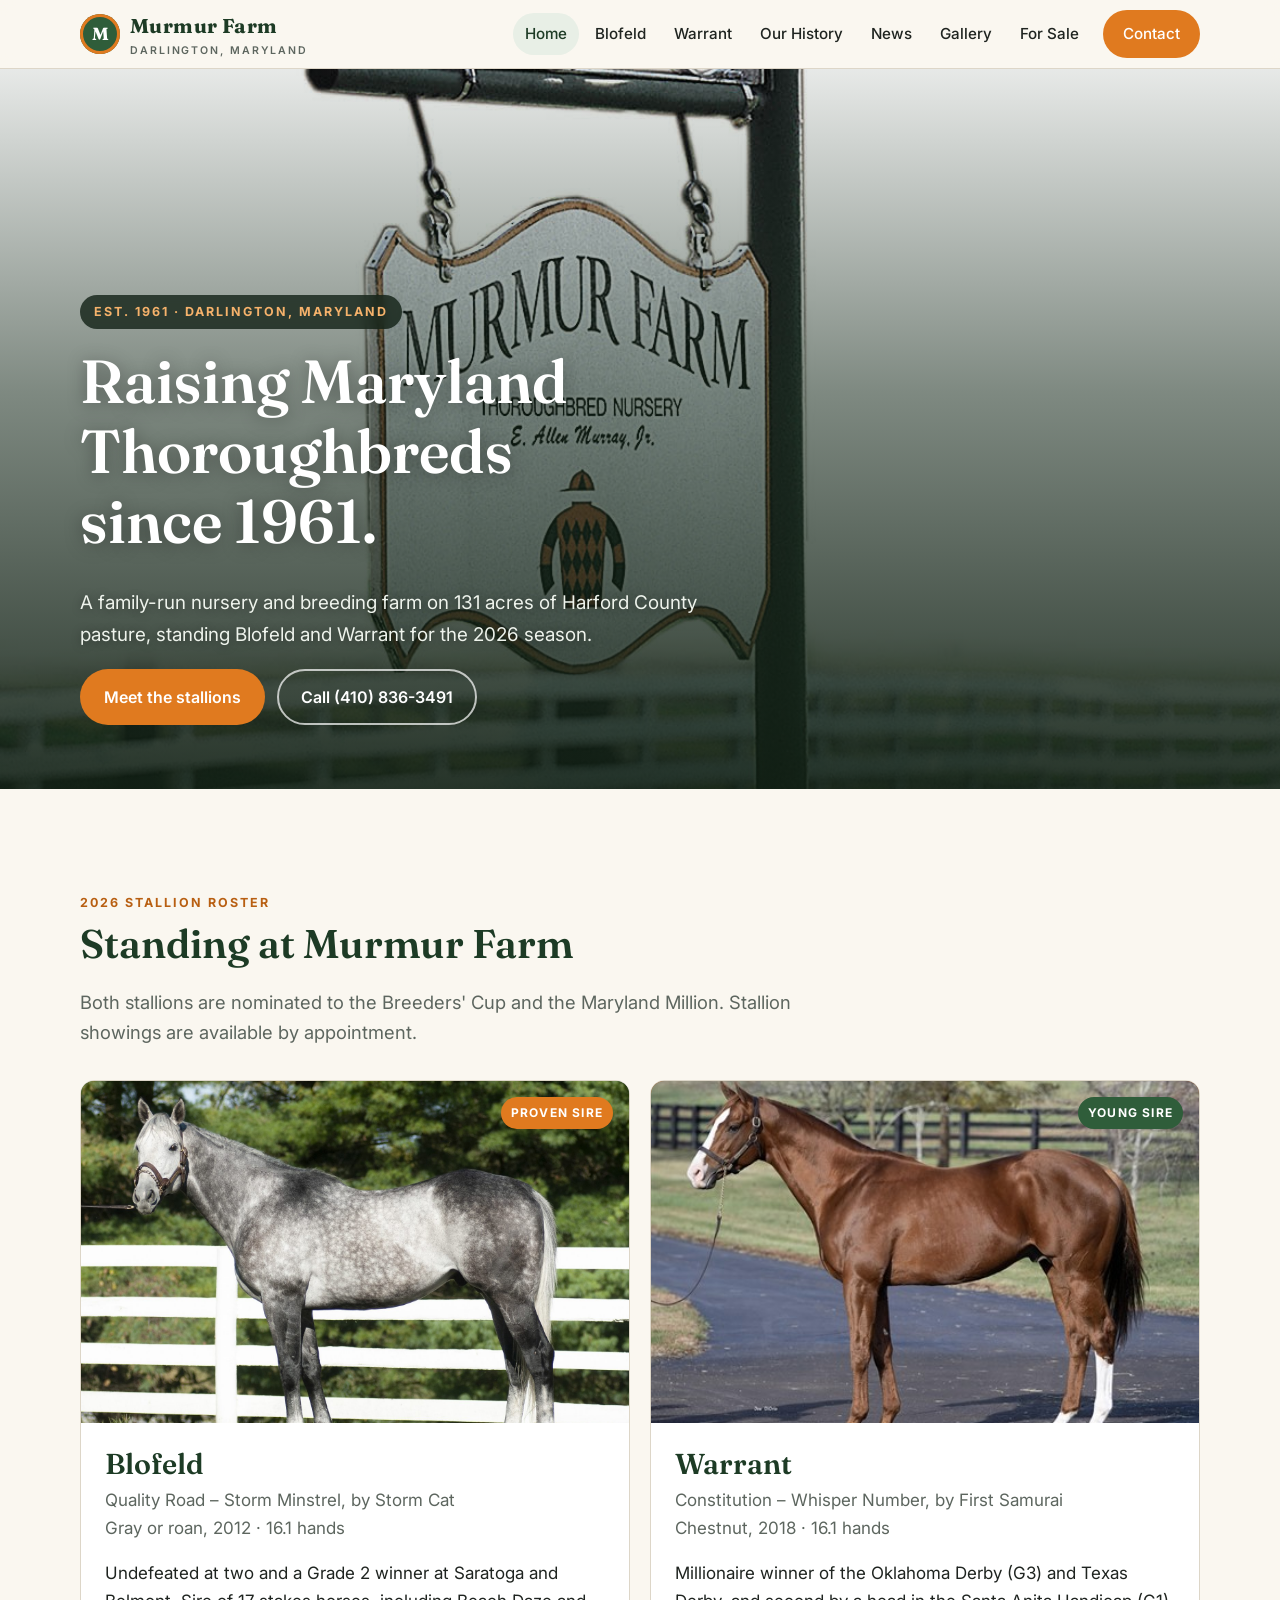
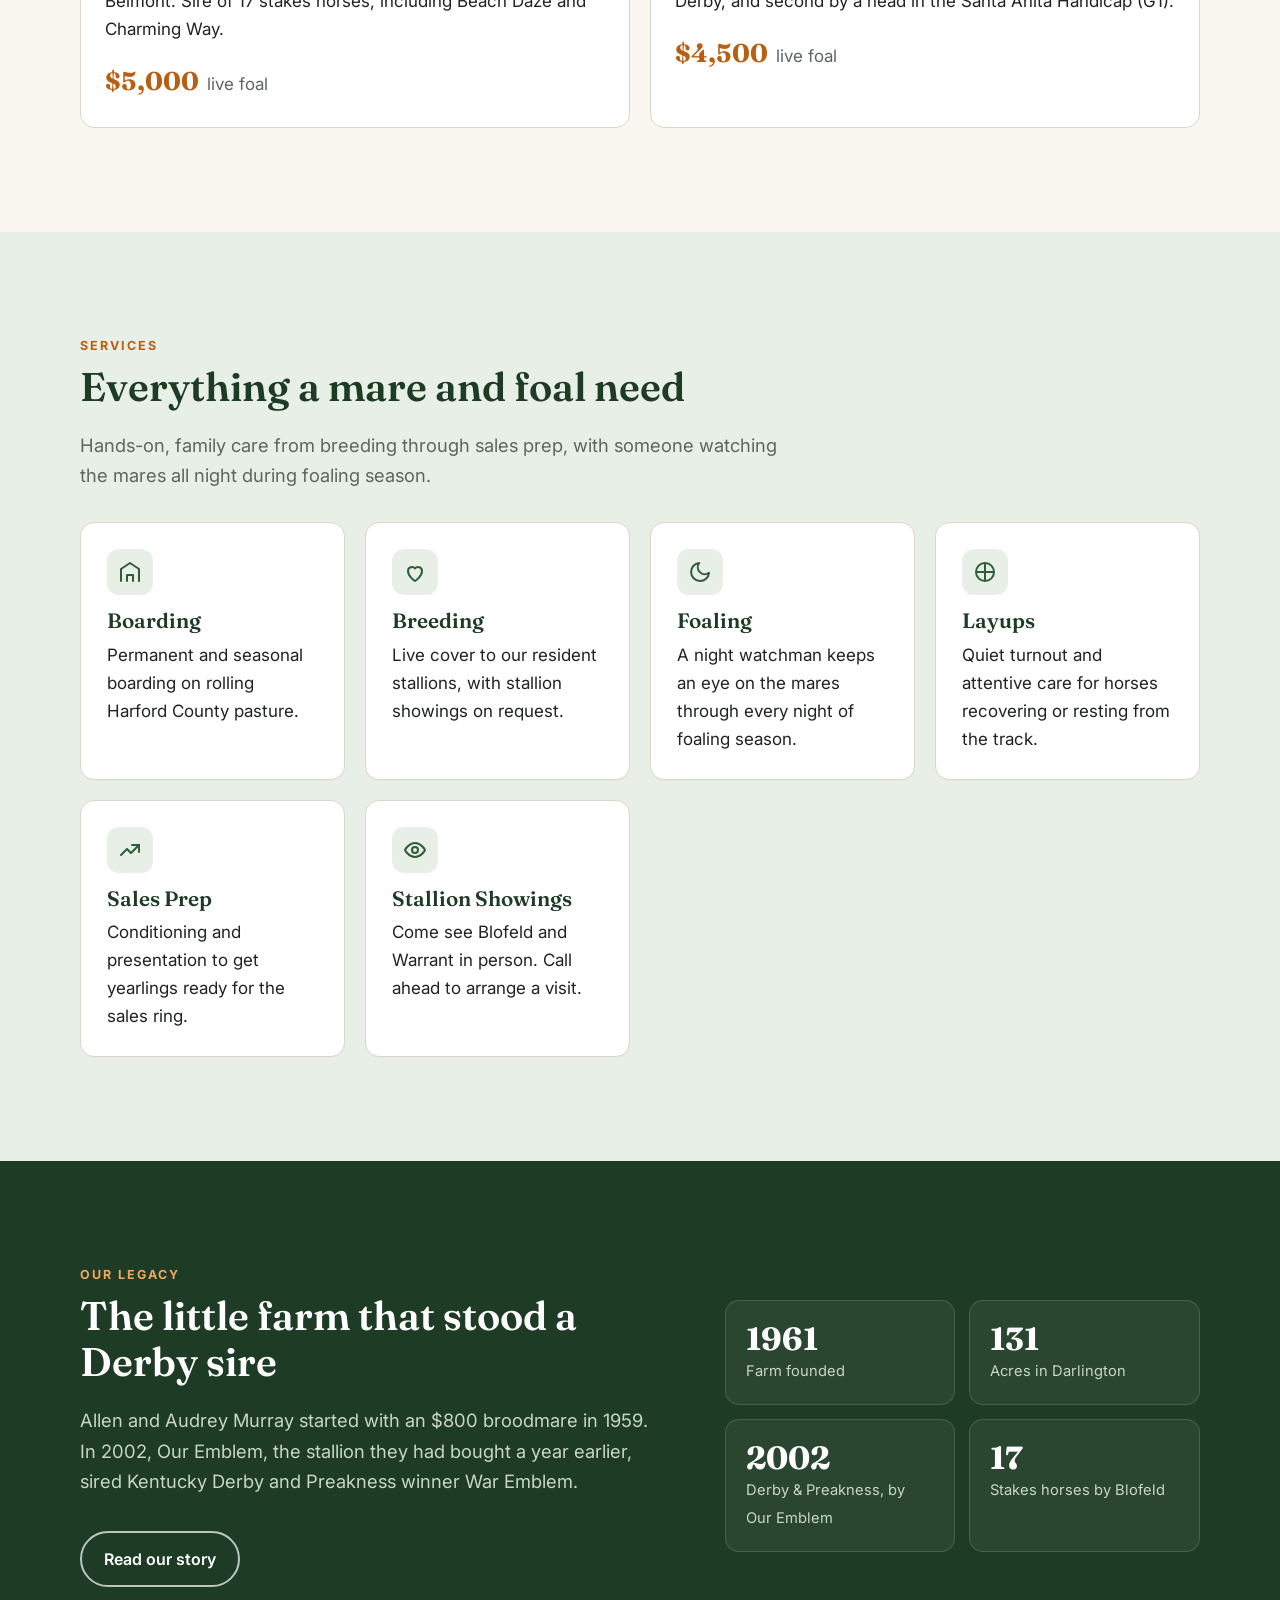
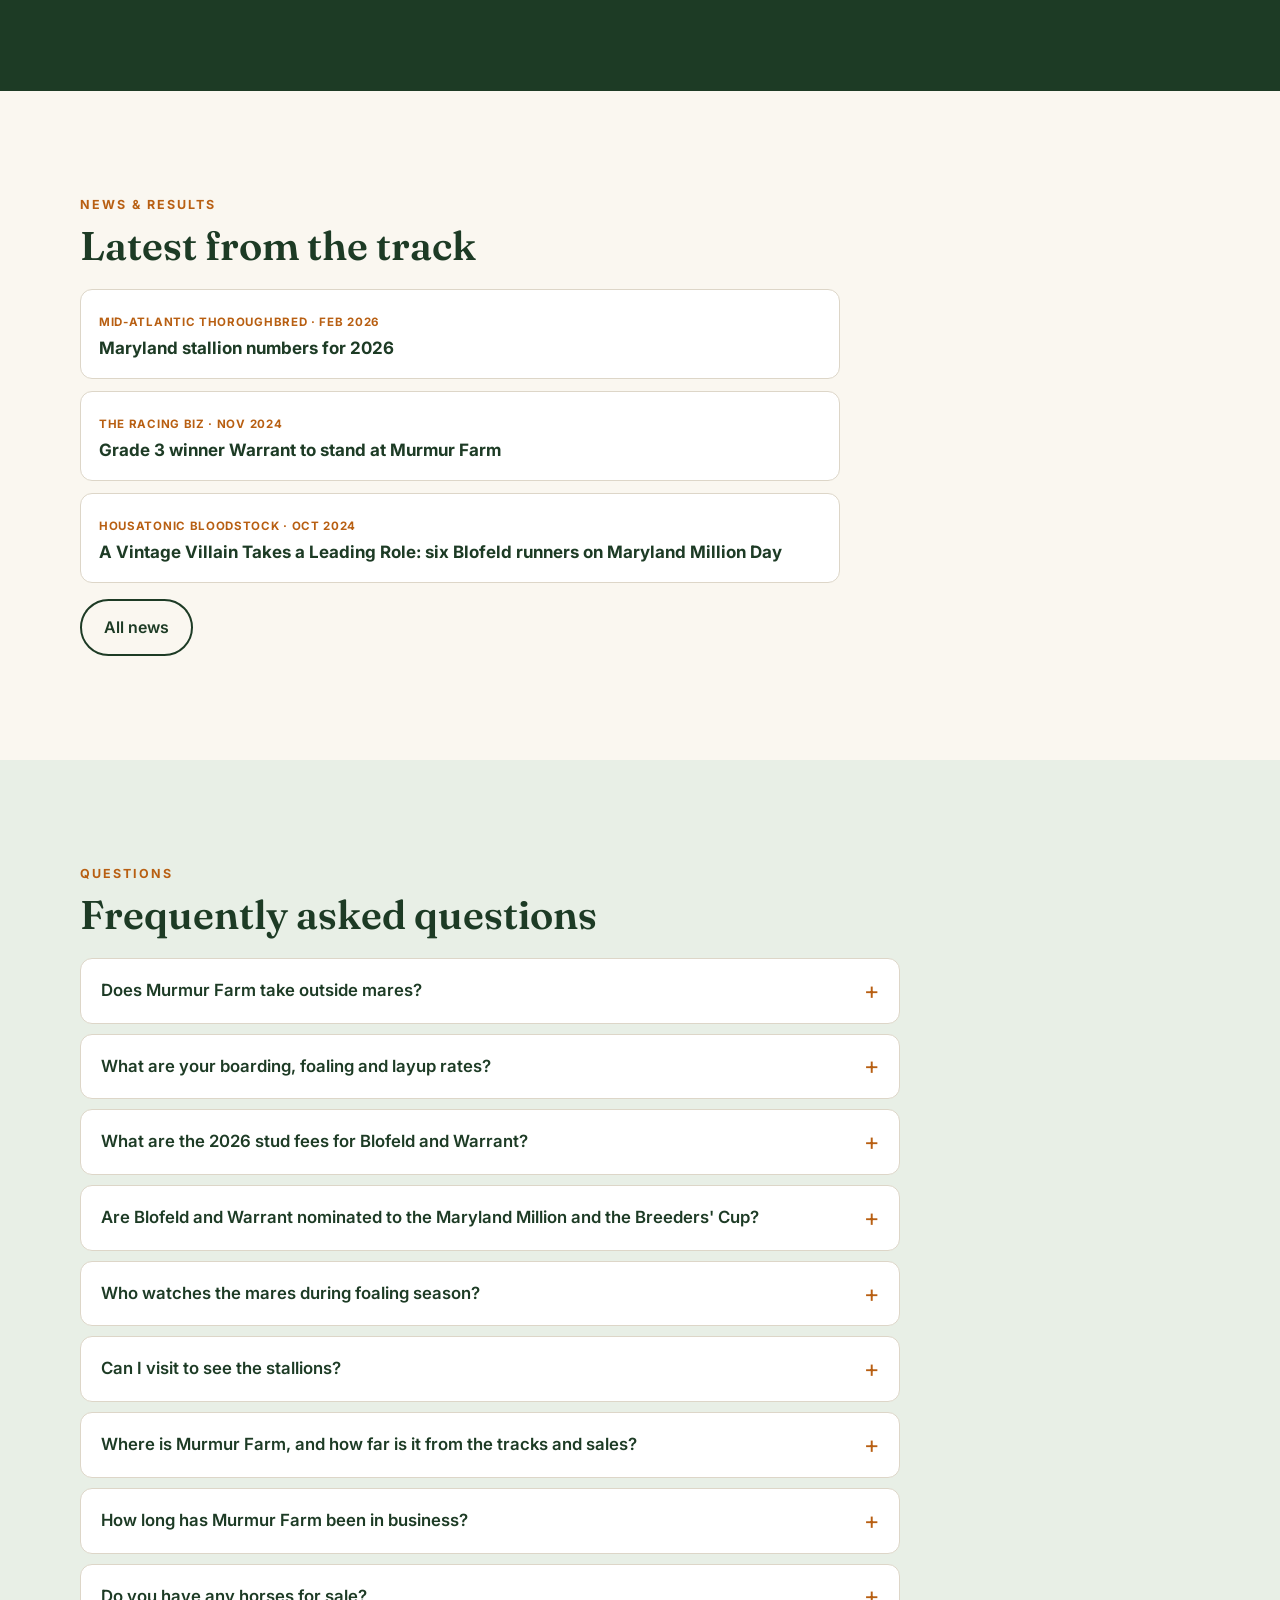
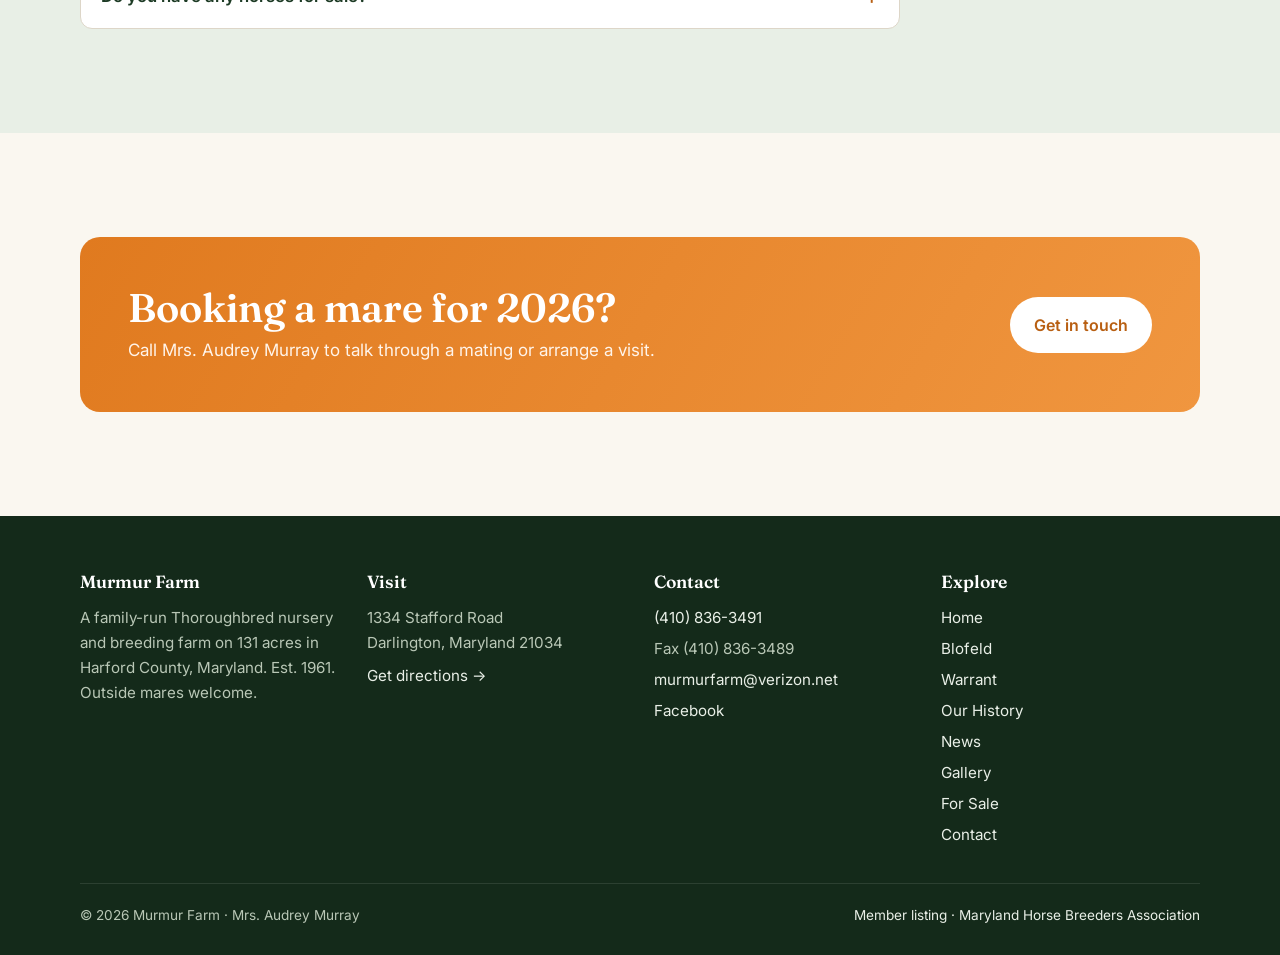
<file: index.html>
<!doctype html>
<html lang="en">
<head>
  <meta charset="utf-8">
  <meta name="viewport" content="width=device-width, initial-scale=1">
  <title>Murmur Farm · Thoroughbred Breeding in Darlington, Maryland</title>
  <meta name="description" content="Murmur Farm is a family-run Thoroughbred nursery and breeding farm on 131 acres in Darlington, Maryland, standing Blofeld and Warrant for 2026.">
  <!-- seo:start (written by scripts/build.py) -->
  <script>document.documentElement.classList.add('js')</script>
  <meta name="robots" content="noindex, nofollow">
  <meta property="og:type" content="website">
  <meta property="og:site_name" content="Murmur Farm">
  <meta property="og:title" content="Murmur Farm · Thoroughbred Breeding in Darlington, Maryland">
  <meta property="og:description" content="Murmur Farm is a family-run Thoroughbred nursery and breeding farm on 131 acres in Darlington, Maryland, standing Blofeld and Warrant for 2026.">
  <meta property="og:url" content="https://smurray88.github.io/Murmur-Farm/">
  <meta property="og:image" content="https://smurray88.github.io/Murmur-Farm/photos/sign.jpg">
  <meta property="og:image:alt" content="The Murmur Farm sign at the entrance on Stafford Road">
  <meta name="twitter:card" content="summary_large_image">
  <meta name="twitter:image" content="https://smurray88.github.io/Murmur-Farm/photos/sign.jpg">
  <meta name="geo.region" content="US-MD">
  <meta name="geo.placename" content="Darlington, Maryland">
  <script type="application/ld+json">{"@context": "https://schema.org", "@type": "LocalBusiness", "@id": "https://murmurfarm.com/#farm", "name": "Murmur Farm", "description": "Family-run Thoroughbred nursery and breeding farm on 131 acres in Darlington, Maryland, offering boarding, breeding, foaling, layups and sales prep, and standing the stallions Blofeld and Warrant.", "url": "https://murmurfarm.com/", "image": "https://smurray88.github.io/Murmur-Farm/photos/sign.jpg", "telephone": "+1-410-836-3491", "faxNumber": "+1-410-836-3489", "email": "murmurfarm@verizon.net", "foundingDate": "1961", "founder": [{"@type": "Person", "name": "Allen Murray"}, {"@type": "Person", "name": "Audrey Murray"}], "address": {"@type": "PostalAddress", "streetAddress": "1334 Stafford Road", "addressLocality": "Darlington", "addressRegion": "MD", "postalCode": "21034", "addressCountry": "US"}, "geo": {"@type": "GeoCoordinates", "latitude": 39.626205, "longitude": -76.183938}, "hasMap": "https://www.google.com/maps/search/?api=1&query=1334+Stafford+Road+Darlington+MD+21034", "areaServed": ["Maryland", "Pennsylvania", "Delaware", "Mid-Atlantic United States"], "sameAs": ["https://www.facebook.com/share/1CnTeYEJyW/", "https://marylandthoroughbred.com/cms/index.php/directory-home/22-murmur-farm"], "knowsAbout": ["Thoroughbred breeding", "Foaling", "Mare care", "Horse boarding", "Layups", "Sales preparation"], "makesOffer": [{"@type": "Offer", "itemOffered": {"@type": "Service", "name": "Permanent and seasonal horse boarding (outside mares welcome)"}}, {"@type": "Offer", "itemOffered": {"@type": "Service", "name": "Thoroughbred breeding"}}, {"@type": "Offer", "itemOffered": {"@type": "Service", "name": "Foaling with overnight watch"}}, {"@type": "Offer", "itemOffered": {"@type": "Service", "name": "Layups"}}, {"@type": "Offer", "itemOffered": {"@type": "Service", "name": "Sales preparation"}}, {"@type": "Offer", "itemOffered": {"@type": "Service", "name": "Stallion showings"}}]}</script>
  <script type="application/ld+json">{"@context": "https://schema.org", "@type": "WebSite", "name": "Murmur Farm", "url": "https://murmurfarm.com/"}</script>
  <script type="application/ld+json">{"@context": "https://schema.org", "@type": "FAQPage", "mainEntity": [{"@type": "Question", "name": "Does Murmur Farm take outside mares?", "acceptedAnswer": {"@type": "Answer", "text": "Yes. Murmur Farm boards, foals and lays up outside mares, not only mares booked to our stallions. Permanent and seasonal boarding are both available."}}, {"@type": "Question", "name": "What are your boarding, foaling and layup rates?", "acceptedAnswer": {"@type": "Answer", "text": "Please call the farm at (410) 836-3491 for current rates."}}, {"@type": "Question", "name": "What are the 2026 stud fees for Blofeld and Warrant?", "acceptedAnswer": {"@type": "Answer", "text": "Blofeld stands for $5,000 live foal and Warrant for $4,500 live foal. Both fees are payable when the foal stands and nurses."}}, {"@type": "Question", "name": "Are Blofeld and Warrant nominated to the Maryland Million and the Breeders' Cup?", "acceptedAnswer": {"@type": "Answer", "text": "Yes. Both stallions are nominated to the Maryland Million and the Breeders' Cup, and stallion compatibility analysis is available for each."}}, {"@type": "Question", "name": "Who watches the mares during foaling season?", "acceptedAnswer": {"@type": "Answer", "text": "A night watchman checks on the mares throughout the night during foaling season."}}, {"@type": "Question", "name": "Can I visit to see the stallions?", "acceptedAnswer": {"@type": "Answer", "text": "Yes. Stallion showings are available by appointment. Call (410) 836-3491 to arrange a visit."}}, {"@type": "Question", "name": "Where is Murmur Farm, and how far is it from the tracks and sales?", "acceptedAnswer": {"@type": "Answer", "text": "Murmur Farm is at 1334 Stafford Road, Darlington, Maryland 21034, in northern Harford County. By road it is about 25 miles to Fair Hill Training Center, about 35 miles to Delaware Park, about 35 miles to the Maryland State Fairgrounds in Timonium, about 40 miles to Pimlico and about 65 miles to Laurel Park."}}, {"@type": "Question", "name": "How long has Murmur Farm been in business?", "acceptedAnswer": {"@type": "Answer", "text": "Allen and Audrey Murray founded Murmur Farm in 1961. The farm stood Our Emblem, sire of 2002 Kentucky Derby and Preakness winner War Emblem."}}, {"@type": "Question", "name": "Do you have any horses for sale?", "acceptedAnswer": {"@type": "Answer", "text": "Not at this time. Call the farm to ask about upcoming offerings."}}]}</script>
  <!-- seo:end -->
  <meta name="theme-color" content="#1d3b25">
  <link rel="preconnect" href="https://fonts.googleapis.com">
  <link rel="preconnect" href="https://fonts.gstatic.com" crossorigin>
  <link href="https://fonts.googleapis.com/css2?family=Fraunces:opsz,wght@9..144,500;9..144,600;9..144,700&family=Inter:wght@400;500;600;700&display=swap" rel="stylesheet">
  <link rel="stylesheet" href="assets/styles.css?v=202610230426">
</head>
<body>
<header id="site-header" class="site-header">
  <div class="wrap">
    <a class="brand" href="index.html" aria-label="Murmur Farm home"><span class="brand-mark" aria-hidden="true">M</span><span class="brand-name">Murmur Farm<small>Darlington, Maryland</small></span></a>
    <button class="menu-toggle" type="button" aria-label="Open menu" aria-expanded="false" aria-controls="nav"><svg viewBox="0 0 24 24" fill="none" stroke="currentColor" stroke-width="2" stroke-linecap="round"><path d="M4 7h16M4 12h16M4 17h16"/></svg></button>
    <nav class="nav" id="nav" aria-label="Main"><a href="index.html" aria-current="page">Home</a><a href="blofeld.html">Blofeld</a><a href="warrant.html">Warrant</a><a href="history.html">Our History</a><a href="news.html">News</a><a href="gallery.html">Gallery</a><a href="for-sale.html">For Sale</a><a class="btn btn-primary" href="contact.html">Contact</a></nav>
  </div>
</header>

<main>
  <section class="hero">
    <img class="hero-img" src="photos/sign.jpg" alt="The Murmur Farm sign at the entrance on Stafford Road" onerror="this.remove()">
    <div class="wrap">
      <span class="eyebrow">Est. 1961 · Darlington, Maryland</span>
      <h1>Raising Maryland Thoroughbreds since 1961.</h1>
      <p>A family-run nursery and breeding farm on 131 acres of Harford County pasture, standing Blofeld and Warrant for the 2026 season.</p>
      <div class="btn-row mt-1">
        <a class="btn btn-primary" href="#stallions">Meet the stallions</a>
        <a class="btn btn-light" href="tel:+14108363491">Call (410) 836-3491</a>
      </div>
    </div>
  </section>

  <section class="section" id="stallions">
    <div class="wrap">
      <span class="eyebrow">2026 Stallion Roster</span>
      <h2>Standing at Murmur Farm</h2>
      <p class="lead">Both stallions are nominated to the Breeders' Cup and the Maryland Million. Stallion showings are available by appointment.</p>
      <div class="grid grid-2 mt-2">
        <a class="stallion-card reveal" href="blofeld.html">
          <div class="stallion-visual"><span class="tag">Proven sire</span><span class="initial">B</span><img src="photos/blofeld.jpg" alt="Blofeld" loading="lazy" onerror="this.remove()"></div>
          <div class="stallion-body">
            <h3>Blofeld</h3>
            <p class="pedigree">Quality Road – Storm Minstrel, by Storm Cat<br>Gray or roan, 2012 · 16.1 hands</p>
            <p>Undefeated at two and a Grade 2 winner at Saratoga and Belmont. Sire of 17 stakes horses, including Beach Daze and Charming Way.</p>
            <div class="fee"><strong>$5,000</strong><span class="muted">live foal</span></div>
          </div>
        </a>
        <a class="stallion-card reveal" href="warrant.html">
          <div class="stallion-visual chestnut"><span class="tag">Young sire</span><span class="initial">W</span><img src="photos/warrant.jpg" alt="Warrant" loading="lazy" onerror="this.remove()"></div>
          <div class="stallion-body">
            <h3>Warrant</h3>
            <p class="pedigree">Constitution – Whisper Number, by First Samurai<br>Chestnut, 2018 · 16.1 hands</p>
            <p>Millionaire winner of the Oklahoma Derby (G3) and Texas Derby, and second by a head in the Santa Anita Handicap (G1).</p>
            <div class="fee"><strong>$4,500</strong><span class="muted">live foal</span></div>
          </div>
        </a>
      </div>
    </div>
  </section>

  <section class="section alt">
    <div class="wrap">
      <span class="eyebrow">Services</span>
      <h2>Everything a mare and foal need</h2>
      <p class="lead">Hands-on, family care from breeding through sales prep, with someone watching the mares all night during foaling season.</p>
      <div class="grid grid-3 mt-2">
        <div class="card reveal">
          <div class="icon"><svg viewBox="0 0 24 24" fill="none" stroke="currentColor" stroke-width="2" stroke-linecap="round" stroke-linejoin="round"><path d="M3 21V9l9-6 9 6v12"/><path d="M9 21v-6h6v6"/></svg></div>
          <h3>Boarding</h3><p>Permanent and seasonal boarding on rolling Harford County pasture.</p>
        </div>
        <div class="card reveal">
          <div class="icon"><svg viewBox="0 0 24 24" fill="none" stroke="currentColor" stroke-width="2" stroke-linecap="round" stroke-linejoin="round"><path d="M12 21s-7-4.4-7-10a4 4 0 0 1 7-2.6A4 4 0 0 1 19 11c0 5.6-7 10-7 10z"/></svg></div>
          <h3>Breeding</h3><p>Live cover to our resident stallions, with stallion showings on request.</p>
        </div>
        <div class="card reveal">
          <div class="icon"><svg viewBox="0 0 24 24" fill="none" stroke="currentColor" stroke-width="2" stroke-linecap="round" stroke-linejoin="round"><path d="M21 12.8A9 9 0 1 1 11.2 3a7 7 0 0 0 9.8 9.8z"/></svg></div>
          <h3>Foaling</h3><p>A night watchman keeps an eye on the mares through every night of foaling season.</p>
        </div>
        <div class="card reveal">
          <div class="icon"><svg viewBox="0 0 24 24" fill="none" stroke="currentColor" stroke-width="2" stroke-linecap="round" stroke-linejoin="round"><path d="M4 12h16"/><path d="M12 4v16"/><circle cx="12" cy="12" r="9"/></svg></div>
          <h3>Layups</h3><p>Quiet turnout and attentive care for horses recovering or resting from the track.</p>
        </div>
        <div class="card reveal">
          <div class="icon"><svg viewBox="0 0 24 24" fill="none" stroke="currentColor" stroke-width="2" stroke-linecap="round" stroke-linejoin="round"><path d="M3 17l6-6 4 4 8-8"/><path d="M14 7h7v7"/></svg></div>
          <h3>Sales Prep</h3><p>Conditioning and presentation to get yearlings ready for the sales ring.</p>
        </div>
        <div class="card reveal">
          <div class="icon"><svg viewBox="0 0 24 24" fill="none" stroke="currentColor" stroke-width="2" stroke-linecap="round" stroke-linejoin="round"><path d="M2 12s3.5-7 10-7 10 7 10 7-3.5 7-10 7S2 12 2 12z"/><circle cx="12" cy="12" r="3"/></svg></div>
          <h3>Stallion Showings</h3><p>Come see Blofeld and Warrant in person. Call ahead to arrange a visit.</p>
        </div>
      </div>
    </div>
  </section>

  <section class="section dark">
    <div class="wrap split">
      <div>
        <span class="eyebrow">Our Legacy</span>
        <h2>The little farm that stood a Derby sire</h2>
        <p class="lead">Allen and Audrey Murray started with an $800 broodmare in 1959. In 2002, Our Emblem, the stallion they had bought a year earlier, sired Kentucky Derby and Preakness winner War Emblem.</p>
        <a class="btn btn-light mt-1" href="history.html">Read our story</a>
      </div>
      <div class="stats">
        <div class="stat"><strong>1961</strong><span>Farm founded</span></div>
        <div class="stat"><strong>131</strong><span>Acres in Darlington</span></div>
        <div class="stat"><strong>2002</strong><span>Derby &amp; Preakness, by Our Emblem</span></div>
        <div class="stat"><strong>17</strong><span>Stakes horses by Blofeld</span></div>
      </div>
    </div>
  </section>

  <section class="section">
    <div class="wrap">
      <span class="eyebrow">News &amp; Results</span>
      <h2>Latest from the track</h2>
      <ul class="news mt-1" data-news="3" style="max-width:760px">
        <li><a href="https://midatlantictb.com/index.php/about-midatlantictb/news-stories/1923-maryland-stallion-numbers-for-2026" rel="noopener"><small>Mid-Atlantic Thoroughbred · <time datetime="2026-02-01">Feb 2026</time></small><strong>Maryland stallion numbers for 2026</strong></a></li>
        <li><a href="https://www.theracingbiz.com/?p=105200" rel="noopener"><small>The Racing Biz · <time datetime="2024-11-17">Nov 2024</time></small><strong>Grade 3 winner Warrant to stand at Murmur Farm</strong></a></li>
        <li><a href="https://housatonicbloodstock.substack.com/p/a-vintage-villain-takes-a-leading" rel="noopener"><small>Housatonic Bloodstock · <time datetime="2024-10-09">Oct 2024</time></small><strong>A Vintage Villain Takes a Leading Role: six Blofeld runners on Maryland Million Day</strong></a></li>
      </ul>
      <a class="btn btn-ghost mt-1" href="news.html">All news</a>
    </div>
  </section>

  <section class="section alt" id="faq">
    <div class="wrap">
      <span class="eyebrow">Questions</span>
      <h2>Frequently asked questions</h2>
      <div class="faq mt-1" data-faq>
        <details class="faq-item"><summary>Does Murmur Farm take outside mares?</summary><p>Yes. Murmur Farm boards, foals and lays up outside mares, not only mares booked to our stallions. Permanent and seasonal boarding are both available.</p></details>
        <details class="faq-item"><summary>What are your boarding, foaling and layup rates?</summary><p>Please call the farm at (410) 836-3491 for current rates.</p></details>
        <details class="faq-item"><summary>What are the 2026 stud fees for Blofeld and Warrant?</summary><p>Blofeld stands for $5,000 live foal and Warrant for $4,500 live foal. Both fees are payable when the foal stands and nurses.</p></details>
        <details class="faq-item"><summary>Are Blofeld and Warrant nominated to the Maryland Million and the Breeders&#x27; Cup?</summary><p>Yes. Both stallions are nominated to the Maryland Million and the Breeders&#x27; Cup, and stallion compatibility analysis is available for each.</p></details>
        <details class="faq-item"><summary>Who watches the mares during foaling season?</summary><p>A night watchman checks on the mares throughout the night during foaling season.</p></details>
        <details class="faq-item"><summary>Can I visit to see the stallions?</summary><p>Yes. Stallion showings are available by appointment. Call (410) 836-3491 to arrange a visit.</p></details>
        <details class="faq-item"><summary>Where is Murmur Farm, and how far is it from the tracks and sales?</summary><p>Murmur Farm is at 1334 Stafford Road, Darlington, Maryland 21034, in northern Harford County. By road it is about 25 miles to Fair Hill Training Center, about 35 miles to Delaware Park, about 35 miles to the Maryland State Fairgrounds in Timonium, about 40 miles to Pimlico and about 65 miles to Laurel Park.</p></details>
        <details class="faq-item"><summary>How long has Murmur Farm been in business?</summary><p>Allen and Audrey Murray founded Murmur Farm in 1961. The farm stood Our Emblem, sire of 2002 Kentucky Derby and Preakness winner War Emblem.</p></details>
        <details class="faq-item"><summary>Do you have any horses for sale?</summary><p>Not at this time. Call the farm to ask about upcoming offerings.</p></details>
      </div><!-- /faq -->
    </div>
  </section>

  <section class="section">
    <div class="wrap">
      <div class="cta">
        <div>
          <h2>Booking a mare for 2026?</h2>
          <p>Call Mrs. Audrey Murray to talk through a mating or arrange a visit.</p>
        </div>
        <a class="btn" href="contact.html">Get in touch</a>
      </div>
    </div>
  </section>
</main>

<footer id="site-footer" class="site-footer">
  <div class="wrap">
    <div class="footer-grid">
      <div><h2 class="footer-h">Murmur Farm</h2><p>A family-run Thoroughbred nursery and breeding farm on 131 acres in Harford County, Maryland. Est. 1961. Outside mares welcome.</p></div>
      <div><h2 class="footer-h">Visit</h2><address>1334 Stafford Road<br>Darlington, Maryland 21034</address><a href="https://www.google.com/maps/search/?api=1&query=1334+Stafford+Road+Darlington+MD+21034">Get directions →</a></div>
      <div><h2 class="footer-h">Contact</h2><ul><li><a href="tel:+14108363491">(410) 836-3491</a></li><li>Fax (410) 836-3489</li><li><a href="mailto:murmurfarm@verizon.net">murmurfarm@verizon.net</a></li><li><a href="https://www.facebook.com/share/1CnTeYEJyW/" rel="noopener">Facebook</a></li></ul></div>
      <div><h2 class="footer-h">Explore</h2><ul><li><a href="index.html">Home</a></li><li><a href="blofeld.html">Blofeld</a></li><li><a href="warrant.html">Warrant</a></li><li><a href="history.html">Our History</a></li><li><a href="news.html">News</a></li><li><a href="gallery.html">Gallery</a></li><li><a href="for-sale.html">For Sale</a></li><li><a href="contact.html">Contact</a></li></ul></div>
    </div>
    <div class="footer-bottom"><span>© 2026 Murmur Farm · Mrs. Audrey Murray</span><a href="https://marylandthoroughbred.com/cms/index.php/directory-home/22-murmur-farm">Member listing · Maryland Horse Breeders Association</a></div>
  </div>
</footer>
<script src="assets/site.js?v=202610230426"></script>
</body>
</html>
</file>
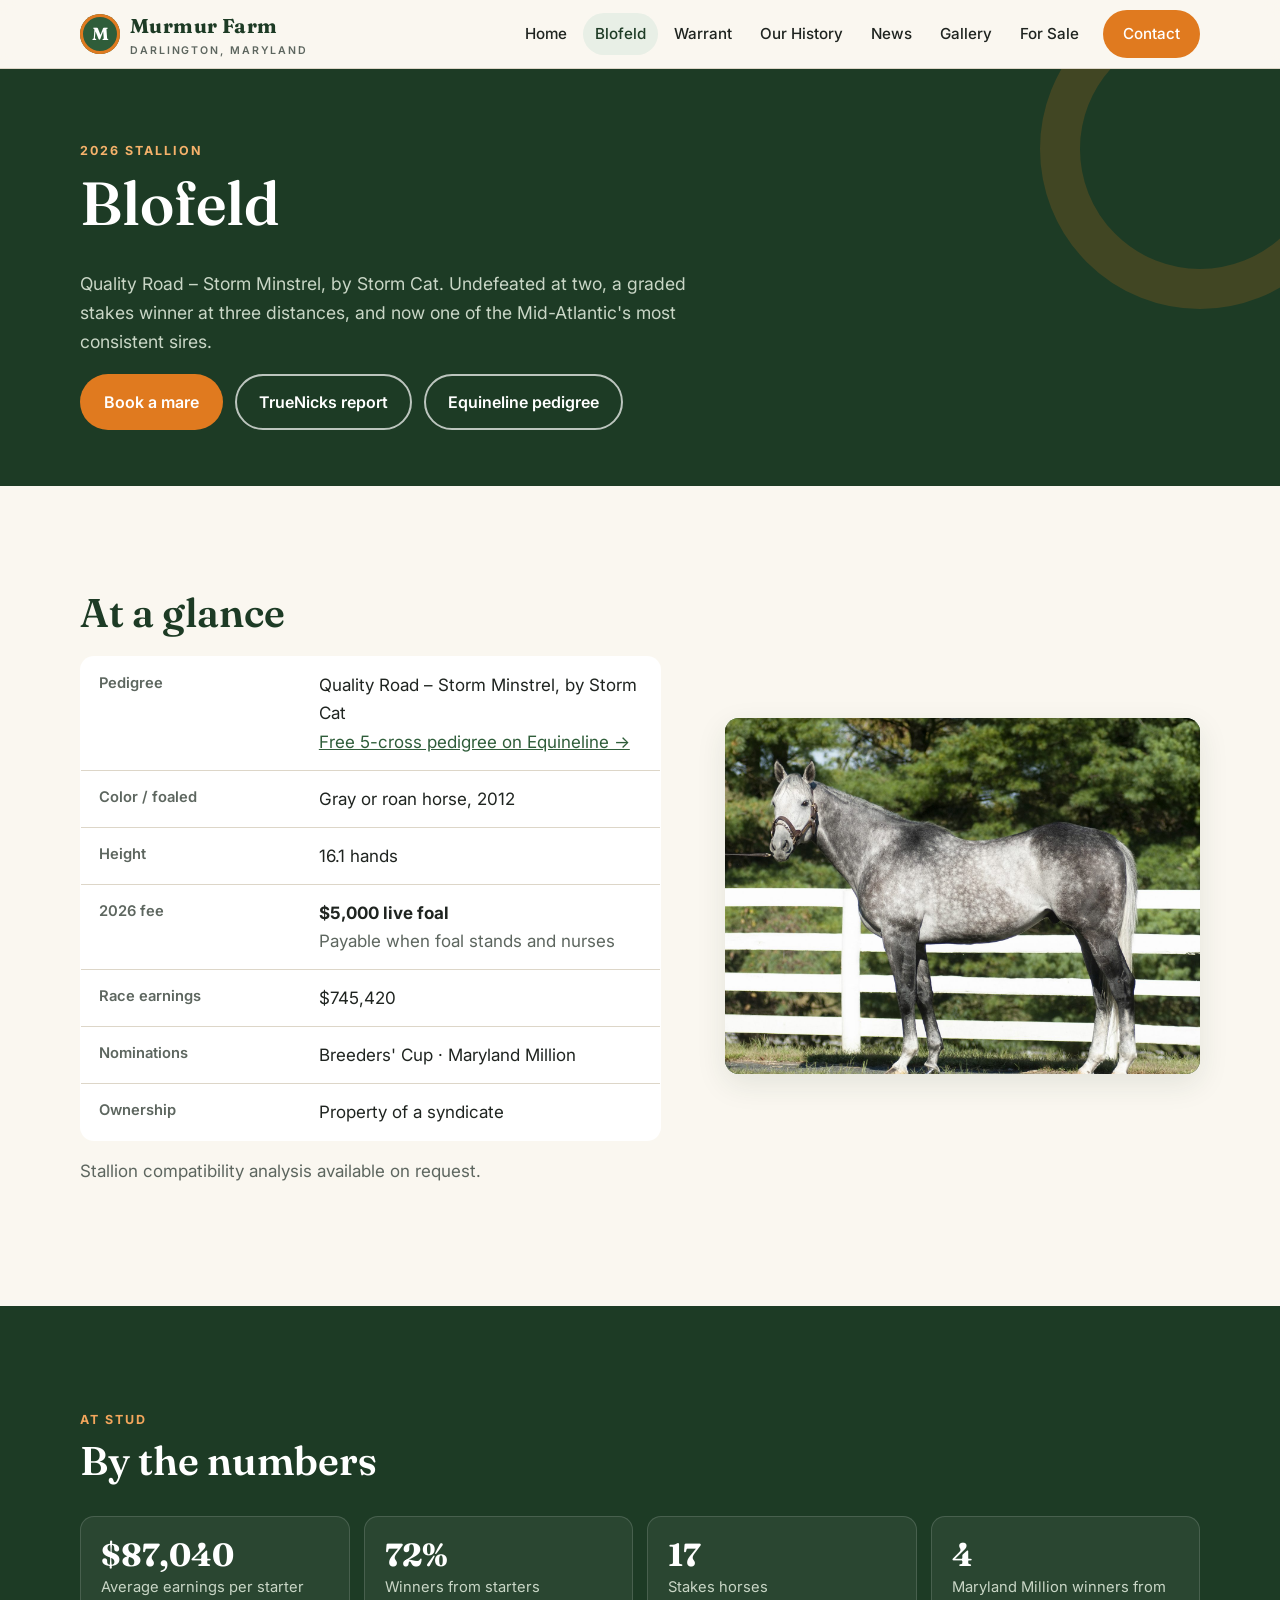
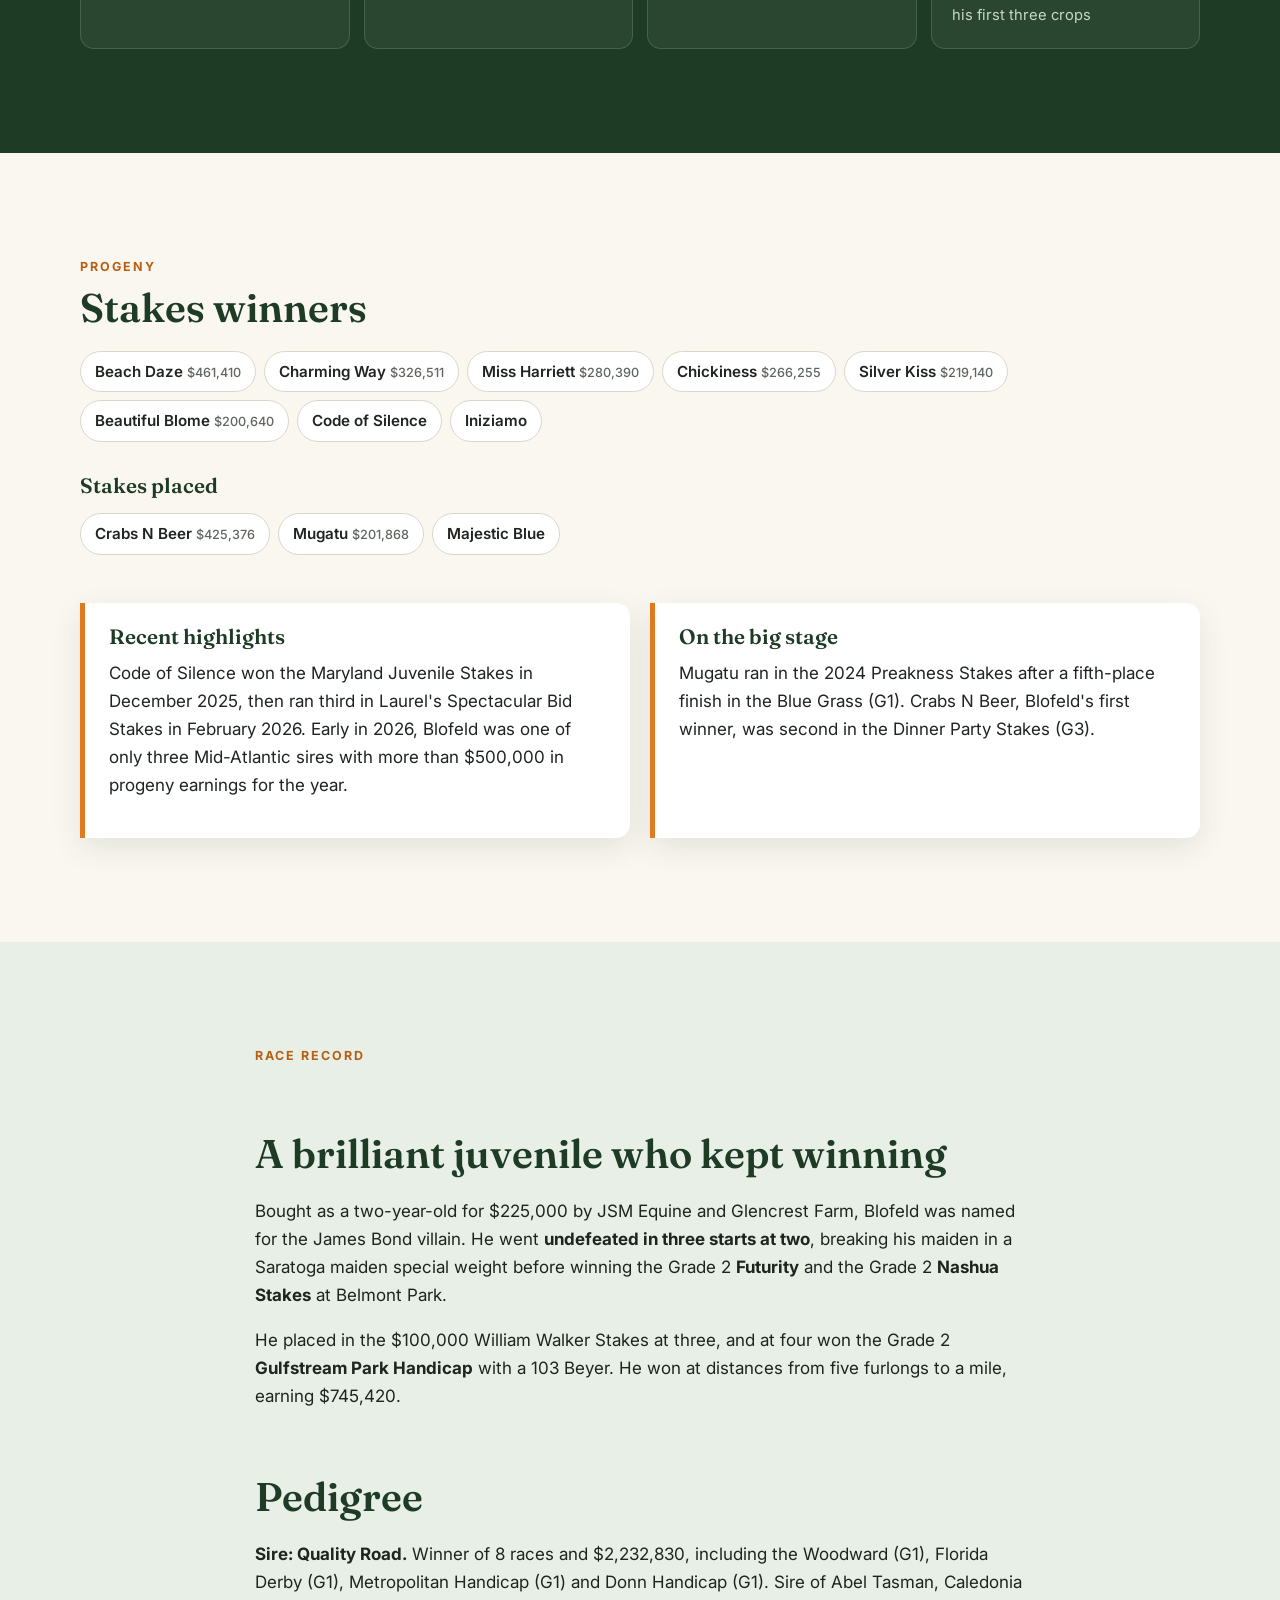
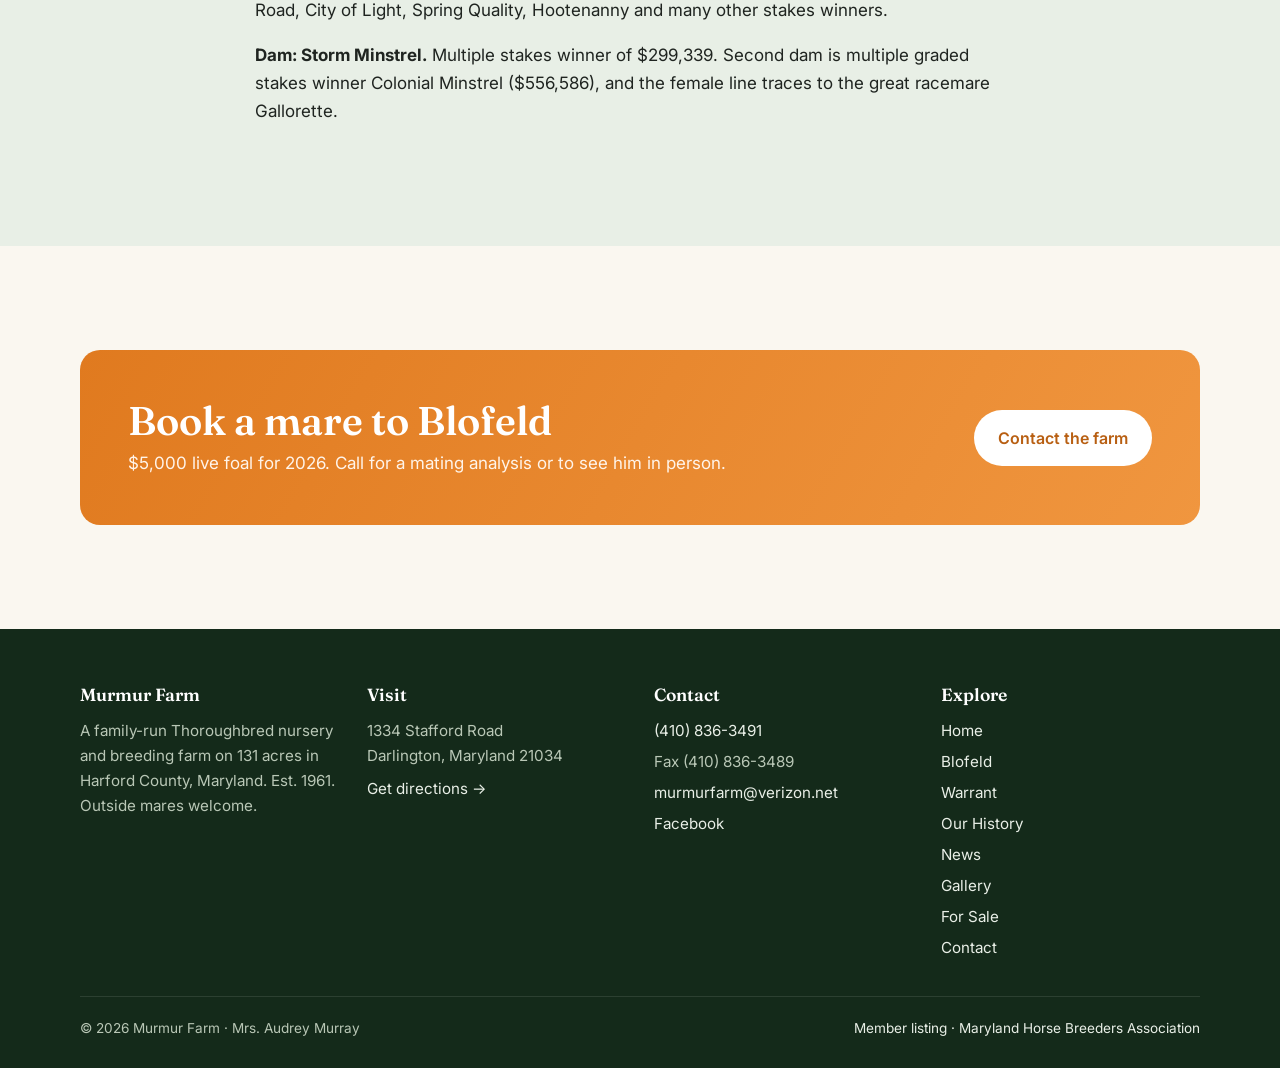
<file: blofeld.html>
<!doctype html>
<html lang="en">
<head>
  <meta charset="utf-8">
  <meta name="viewport" content="width=device-width, initial-scale=1">
  <title>Blofeld · Stallion at Murmur Farm</title>
  <meta name="description" content="Blofeld (Quality Road – Storm Minstrel), undefeated Grade 2-winning juvenile and sire of 17 stakes horses, stands at Murmur Farm for $5,000 live foal in 2026.">
  <!-- seo:start (written by scripts/build.py) -->
  <script>document.documentElement.classList.add('js')</script>
  <meta name="robots" content="noindex, nofollow">
  <meta property="og:type" content="website">
  <meta property="og:site_name" content="Murmur Farm">
  <meta property="og:title" content="Blofeld · Stallion at Murmur Farm">
  <meta property="og:description" content="Blofeld (Quality Road – Storm Minstrel), undefeated Grade 2-winning juvenile and sire of 17 stakes horses, stands at Murmur Farm for $5,000 live foal in 2026.">
  <meta property="og:url" content="https://smurray88.github.io/Murmur-Farm/blofeld.html">
  <meta property="og:image" content="https://smurray88.github.io/Murmur-Farm/photos/sign.jpg">
  <meta property="og:image:alt" content="The Murmur Farm sign at the entrance on Stafford Road">
  <meta name="twitter:card" content="summary_large_image">
  <meta name="twitter:image" content="https://smurray88.github.io/Murmur-Farm/photos/sign.jpg">
  <meta name="geo.region" content="US-MD">
  <meta name="geo.placename" content="Darlington, Maryland">
  <script type="application/ld+json">{"@context": "https://schema.org", "@type": "LocalBusiness", "@id": "https://murmurfarm.com/#farm", "name": "Murmur Farm", "description": "Family-run Thoroughbred nursery and breeding farm on 131 acres in Darlington, Maryland, offering boarding, breeding, foaling, layups and sales prep, and standing the stallions Blofeld and Warrant.", "url": "https://murmurfarm.com/", "image": "https://smurray88.github.io/Murmur-Farm/photos/sign.jpg", "telephone": "+1-410-836-3491", "faxNumber": "+1-410-836-3489", "email": "murmurfarm@verizon.net", "foundingDate": "1961", "founder": [{"@type": "Person", "name": "Allen Murray"}, {"@type": "Person", "name": "Audrey Murray"}], "address": {"@type": "PostalAddress", "streetAddress": "1334 Stafford Road", "addressLocality": "Darlington", "addressRegion": "MD", "postalCode": "21034", "addressCountry": "US"}, "geo": {"@type": "GeoCoordinates", "latitude": 39.626205, "longitude": -76.183938}, "hasMap": "https://www.google.com/maps/search/?api=1&query=1334+Stafford+Road+Darlington+MD+21034", "areaServed": ["Maryland", "Pennsylvania", "Delaware", "Mid-Atlantic United States"], "sameAs": ["https://www.facebook.com/share/1CnTeYEJyW/", "https://marylandthoroughbred.com/cms/index.php/directory-home/22-murmur-farm"], "knowsAbout": ["Thoroughbred breeding", "Foaling", "Mare care", "Horse boarding", "Layups", "Sales preparation"], "makesOffer": [{"@type": "Offer", "itemOffered": {"@type": "Service", "name": "Permanent and seasonal horse boarding (outside mares welcome)"}}, {"@type": "Offer", "itemOffered": {"@type": "Service", "name": "Thoroughbred breeding"}}, {"@type": "Offer", "itemOffered": {"@type": "Service", "name": "Foaling with overnight watch"}}, {"@type": "Offer", "itemOffered": {"@type": "Service", "name": "Layups"}}, {"@type": "Offer", "itemOffered": {"@type": "Service", "name": "Sales preparation"}}, {"@type": "Offer", "itemOffered": {"@type": "Service", "name": "Stallion showings"}}]}</script>
  <script type="application/ld+json">{"@context": "https://schema.org", "@type": "Service", "name": "Blofeld: 2026 stallion season at Murmur Farm", "serviceType": "Thoroughbred stallion breeding", "description": "Quality Road – Storm Minstrel, by Storm Cat. Gray or roan, 2012, 16.1 hands. Undefeated Grade 2-winning juvenile and sire of 17 stakes horses.", "provider": {"@id": "https://murmurfarm.com/#farm"}, "areaServed": "Mid-Atlantic United States", "offers": {"@type": "Offer", "price": "5000", "priceCurrency": "USD", "description": "Live foal. Payable when foal stands and nurses."}}</script>
  <script type="application/ld+json">{"@context": "https://schema.org", "@type": "BreadcrumbList", "itemListElement": [{"@type": "ListItem", "position": 1, "name": "Home", "item": "https://murmurfarm.com/"}, {"@type": "ListItem", "position": 2, "name": "Blofeld", "item": "https://murmurfarm.com/blofeld.html"}]}</script>
  <!-- seo:end -->
  <meta name="theme-color" content="#1d3b25">
  <link rel="preconnect" href="https://fonts.googleapis.com">
  <link rel="preconnect" href="https://fonts.gstatic.com" crossorigin>
  <link href="https://fonts.googleapis.com/css2?family=Fraunces:opsz,wght@9..144,500;9..144,600;9..144,700&family=Inter:wght@400;500;600;700&display=swap" rel="stylesheet">
  <link rel="stylesheet" href="assets/styles.css?v=202610230426">
</head>
<body>
<header id="site-header" class="site-header">
  <div class="wrap">
    <a class="brand" href="index.html" aria-label="Murmur Farm home"><span class="brand-mark" aria-hidden="true">M</span><span class="brand-name">Murmur Farm<small>Darlington, Maryland</small></span></a>
    <button class="menu-toggle" type="button" aria-label="Open menu" aria-expanded="false" aria-controls="nav"><svg viewBox="0 0 24 24" fill="none" stroke="currentColor" stroke-width="2" stroke-linecap="round"><path d="M4 7h16M4 12h16M4 17h16"/></svg></button>
    <nav class="nav" id="nav" aria-label="Main"><a href="index.html">Home</a><a href="blofeld.html" aria-current="page">Blofeld</a><a href="warrant.html">Warrant</a><a href="history.html">Our History</a><a href="news.html">News</a><a href="gallery.html">Gallery</a><a href="for-sale.html">For Sale</a><a class="btn btn-primary" href="contact.html">Contact</a></nav>
  </div>
</header>

<main>
  <section class="page-hero">
    <div class="wrap">
      <span class="eyebrow">2026 Stallion</span>
      <h1>Blofeld</h1>
      <p>Quality Road – Storm Minstrel, by Storm Cat. Undefeated at two, a graded stakes winner at three distances, and now one of the Mid-Atlantic's most consistent sires.</p>
      <div class="btn-row mt-1">
        <a class="btn btn-primary" href="tel:+14108363491">Book a mare</a>
        <a class="btn btn-light" href="http://www.truenicks.com/free-reports/hypothetical-mating/form?referenceNumber=9262903">TrueNicks report</a>
        <a class="btn btn-light" href="https://www.equineline.com/Free-5X-Pedigree.cfm?page_state=ORDER_AND_CONFIRM&amp;reference_number=9262903&amp;registry=T&amp;horse_name=Blofeld">Equineline pedigree</a>
      </div>
    </div>
  </section>

  <section class="section">
    <div class="wrap split">
      <div>
        <h2>At a glance</h2>
        <table class="facts">
          <tr><th>Pedigree</th><td>Quality Road – Storm Minstrel, by Storm Cat<br><a href="https://www.equineline.com/Free-5X-Pedigree.cfm?page_state=ORDER_AND_CONFIRM&amp;reference_number=9262903&amp;registry=T&amp;horse_name=Blofeld">Free 5-cross pedigree on Equineline →</a></td></tr>
          <tr><th>Color / foaled</th><td>Gray or roan horse, 2012</td></tr>
          <tr><th>Height</th><td>16.1 hands</td></tr>
          <tr><th>2026 fee</th><td><strong>$5,000 live foal</strong><br><span class="muted">Payable when foal stands and nurses</span></td></tr>
          <tr><th>Race earnings</th><td>$745,420</td></tr>
          <tr><th>Nominations</th><td>Breeders' Cup · Maryland Million</td></tr>
          <tr><th>Ownership</th><td>Property of a syndicate</td></tr>
        </table>
        <p class="muted mt-1">Stallion compatibility analysis available on request.</p>
      </div>
      <div class="photo" data-initial="B">
        <img src="photos/blofeld.jpg" alt="Blofeld" onerror="this.remove()">
      </div>
    </div>
  </section>

  <section class="section dark">
    <div class="wrap">
      <span class="eyebrow">At stud</span>
      <h2>By the numbers</h2>
      <div class="stats mt-2">
        <div class="stat"><strong>$87,040</strong><span>Average earnings per starter</span></div>
        <div class="stat"><strong>72%</strong><span>Winners from starters</span></div>
        <div class="stat"><strong>17</strong><span>Stakes horses</span></div>
        <div class="stat"><strong>4</strong><span>Maryland Million winners from his first three crops</span></div>
      </div>
    </div>
  </section>

  <section class="section">
    <div class="wrap">
      <span class="eyebrow">Progeny</span>
      <h2>Stakes winners</h2>
      <ul class="pill-list mt-1">
        <li>Beach Daze <small>$461,410</small></li>
        <li>Charming Way <small>$326,511</small></li>
        <li>Miss Harriett <small>$280,390</small></li>
        <li>Chickiness <small>$266,255</small></li>
        <li>Silver Kiss <small>$219,140</small></li>
        <li>Beautiful Blome <small>$200,640</small></li>
        <li>Code of Silence</li>
        <li>Iniziamo</li>
      </ul>
      <h3 class="mt-2">Stakes placed</h3>
      <ul class="pill-list mt-1">
        <li>Crabs N Beer <small>$425,376</small></li>
        <li>Mugatu <small>$201,868</small></li>
        <li>Majestic Blue</li>
      </ul>
      <div class="grid grid-2 mt-3">
        <div class="callout reveal">
          <h3>Recent highlights</h3>
          <p>Code of Silence won the Maryland Juvenile Stakes in December 2025, then ran third in Laurel's Spectacular Bid Stakes in February 2026. Early in 2026, Blofeld was one of only three Mid-Atlantic sires with more than $500,000 in progeny earnings for the year.</p>
        </div>
        <div class="callout reveal">
          <h3>On the big stage</h3>
          <p>Mugatu ran in the 2024 Preakness Stakes after a fifth-place finish in the Blue Grass (G1). Crabs N Beer, Blofeld's first winner, was second in the Dinner Party Stakes (G3).</p>
        </div>
      </div>
    </div>
  </section>

  <section class="section alt">
    <div class="wrap prose">
      <span class="eyebrow">Race record</span>
      <h2>A brilliant juvenile who kept winning</h2>
      <p>Bought as a two-year-old for $225,000 by JSM Equine and Glencrest Farm, Blofeld was named for the James Bond villain. He went <strong>undefeated in three starts at two</strong>, breaking his maiden in a Saratoga maiden special weight before winning the Grade 2 <strong>Futurity</strong> and the Grade 2 <strong>Nashua Stakes</strong> at Belmont Park.</p>
      <p>He placed in the $100,000 William Walker Stakes at three, and at four won the Grade 2 <strong>Gulfstream Park Handicap</strong> with a 103 Beyer. He won at distances from five furlongs to a mile, earning $745,420.</p>

      <h2>Pedigree</h2>
      <p><strong>Sire: Quality Road.</strong> Winner of 8 races and $2,232,830, including the Woodward (G1), Florida Derby (G1), Metropolitan Handicap (G1) and Donn Handicap (G1). Sire of Abel Tasman, Caledonia Road, City of Light, Spring Quality, Hootenanny and many other stakes winners.</p>
      <p><strong>Dam: Storm Minstrel.</strong> Multiple stakes winner of $299,339. Second dam is multiple graded stakes winner Colonial Minstrel ($556,586), and the female line traces to the great racemare Gallorette.</p>
    </div>
  </section>

  <section class="section">
    <div class="wrap">
      <div class="cta">
        <div><h2>Book a mare to Blofeld</h2><p>$5,000 live foal for 2026. Call for a mating analysis or to see him in person.</p></div>
        <a class="btn" href="contact.html">Contact the farm</a>
      </div>
    </div>
  </section>
</main>

<footer id="site-footer" class="site-footer">
  <div class="wrap">
    <div class="footer-grid">
      <div><h2 class="footer-h">Murmur Farm</h2><p>A family-run Thoroughbred nursery and breeding farm on 131 acres in Harford County, Maryland. Est. 1961. Outside mares welcome.</p></div>
      <div><h2 class="footer-h">Visit</h2><address>1334 Stafford Road<br>Darlington, Maryland 21034</address><a href="https://www.google.com/maps/search/?api=1&query=1334+Stafford+Road+Darlington+MD+21034">Get directions →</a></div>
      <div><h2 class="footer-h">Contact</h2><ul><li><a href="tel:+14108363491">(410) 836-3491</a></li><li>Fax (410) 836-3489</li><li><a href="mailto:murmurfarm@verizon.net">murmurfarm@verizon.net</a></li><li><a href="https://www.facebook.com/share/1CnTeYEJyW/" rel="noopener">Facebook</a></li></ul></div>
      <div><h2 class="footer-h">Explore</h2><ul><li><a href="index.html">Home</a></li><li><a href="blofeld.html">Blofeld</a></li><li><a href="warrant.html">Warrant</a></li><li><a href="history.html">Our History</a></li><li><a href="news.html">News</a></li><li><a href="gallery.html">Gallery</a></li><li><a href="for-sale.html">For Sale</a></li><li><a href="contact.html">Contact</a></li></ul></div>
    </div>
    <div class="footer-bottom"><span>© 2026 Murmur Farm · Mrs. Audrey Murray</span><a href="https://marylandthoroughbred.com/cms/index.php/directory-home/22-murmur-farm">Member listing · Maryland Horse Breeders Association</a></div>
  </div>
</footer>
<script src="assets/site.js?v=202610230426"></script>
</body>
</html>
</file>
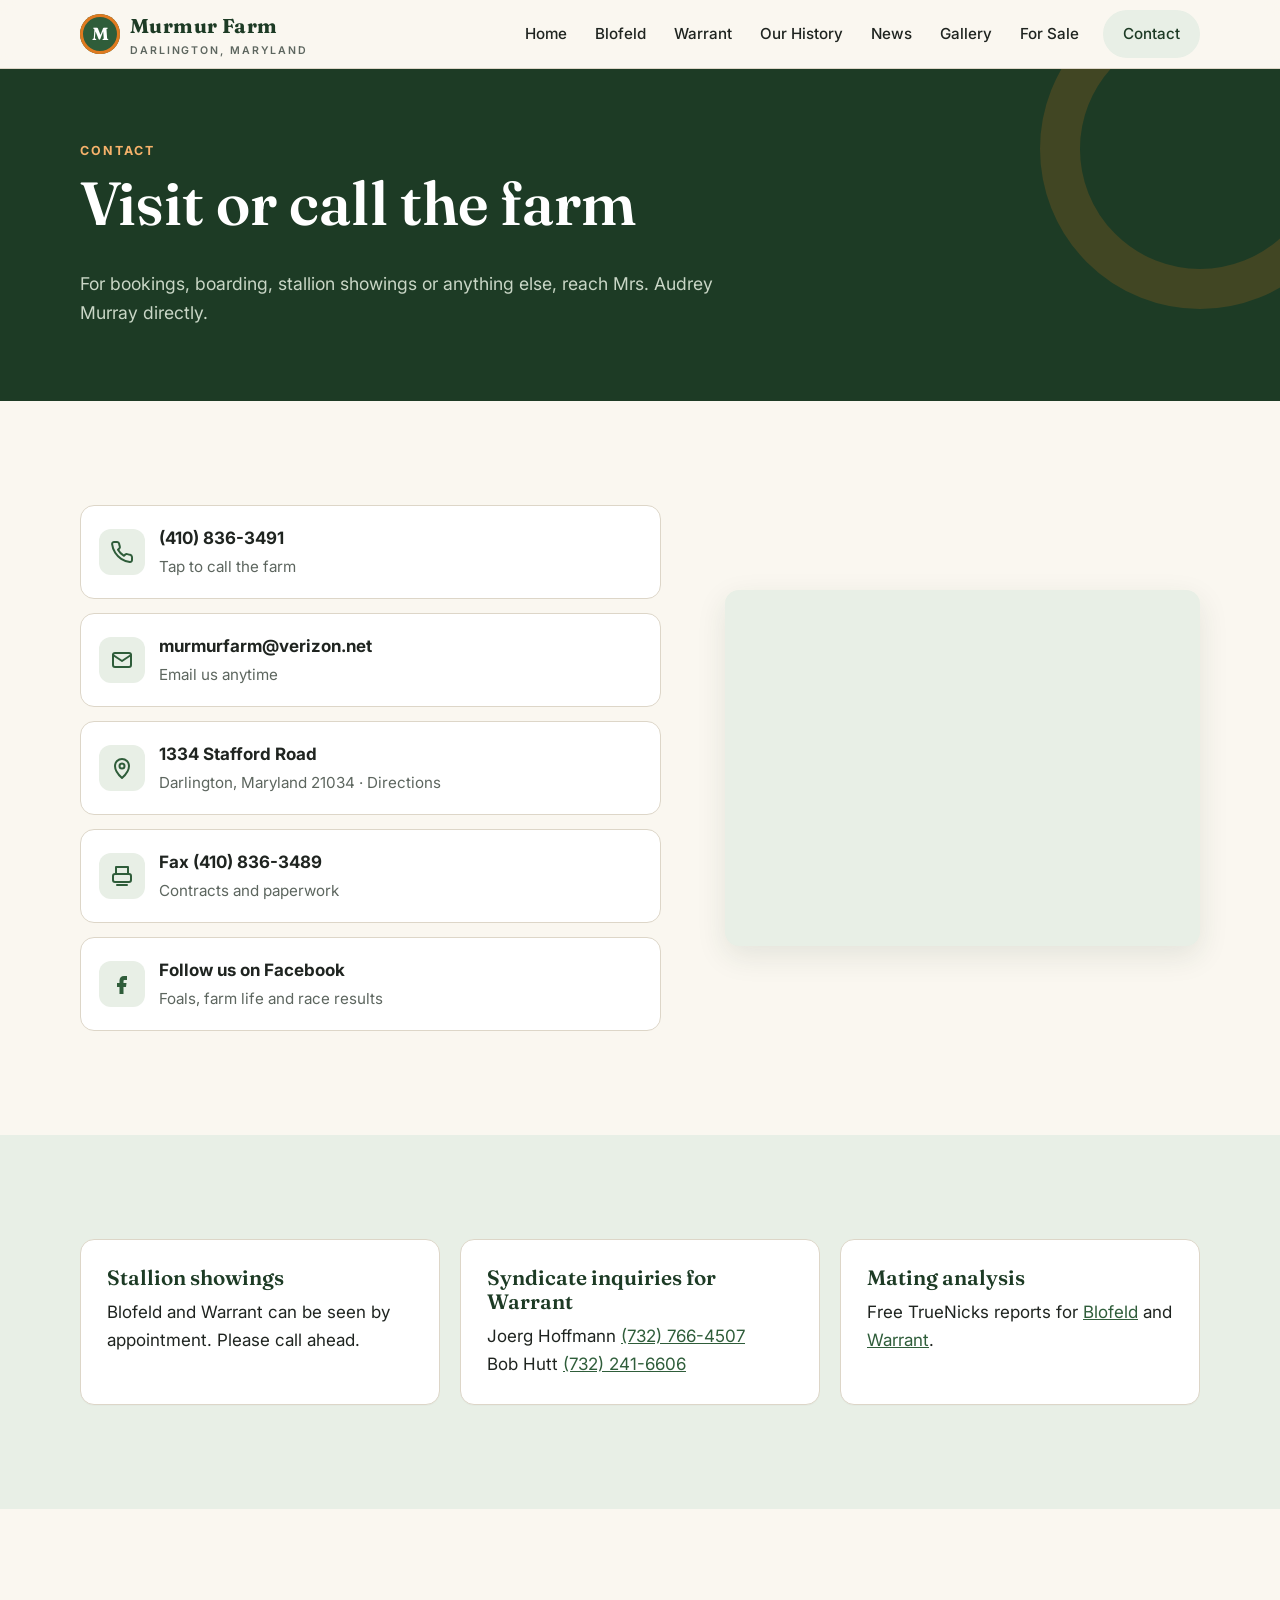
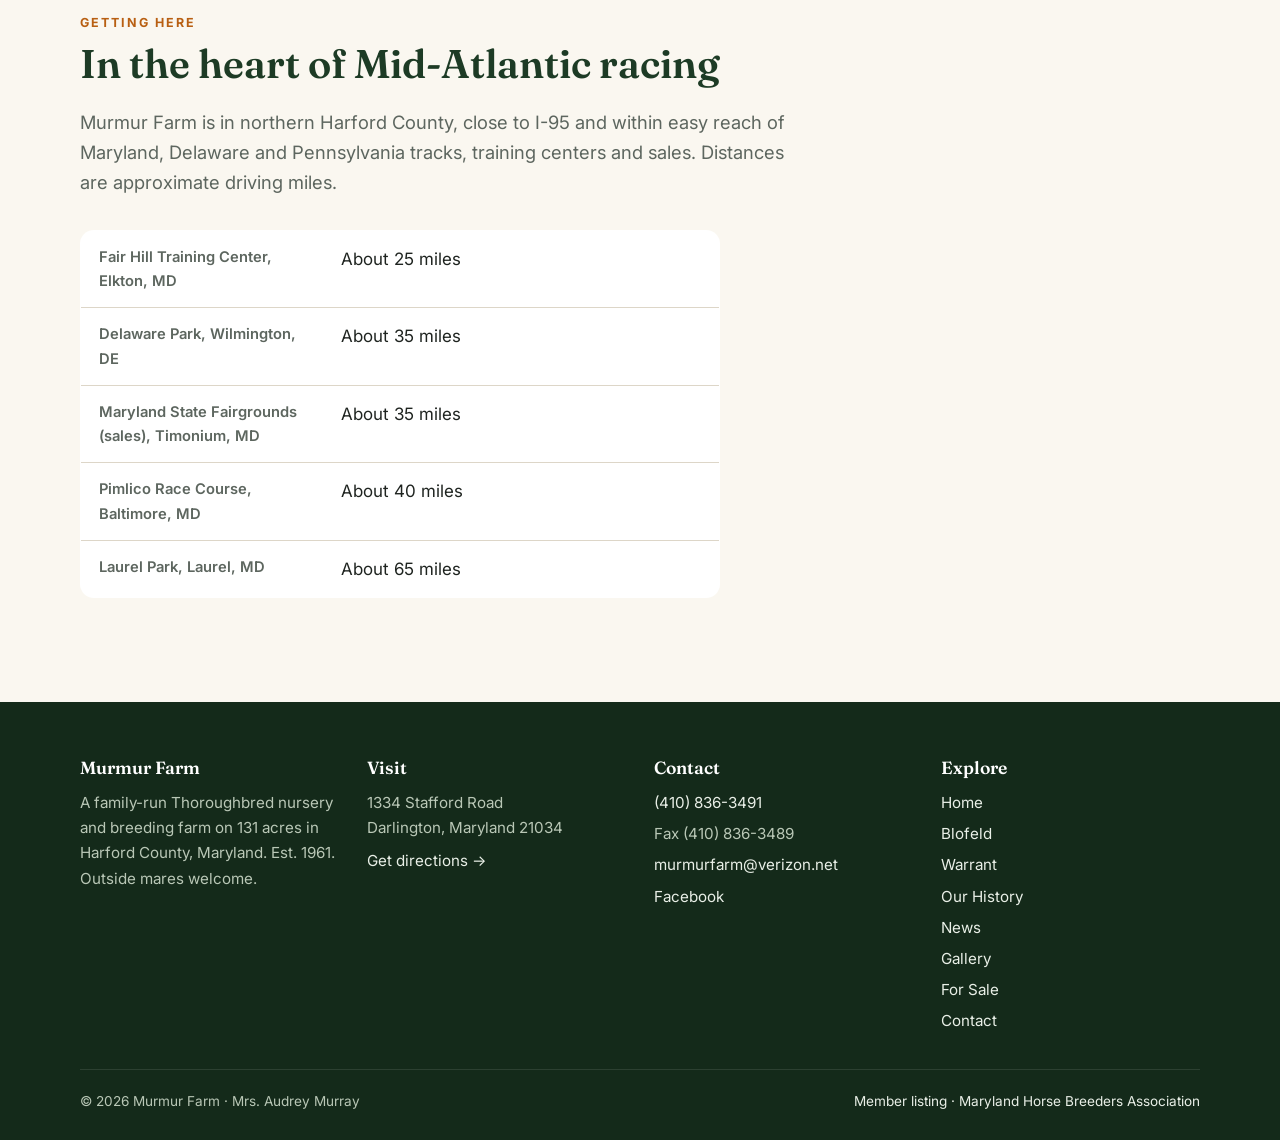
<file: contact.html>
<!doctype html>
<html lang="en">
<head>
  <meta charset="utf-8">
  <meta name="viewport" content="width=device-width, initial-scale=1">
  <title>Contact · Murmur Farm</title>
  <meta name="description" content="Contact Mrs. Audrey Murray at Murmur Farm, 1334 Stafford Road, Darlington, Maryland. (410) 836-3491.">
  <!-- seo:start (written by scripts/build.py) -->
  <script>document.documentElement.classList.add('js')</script>
  <meta name="robots" content="noindex, nofollow">
  <meta property="og:type" content="website">
  <meta property="og:site_name" content="Murmur Farm">
  <meta property="og:title" content="Contact · Murmur Farm">
  <meta property="og:description" content="Contact Mrs. Audrey Murray at Murmur Farm, 1334 Stafford Road, Darlington, Maryland. (410) 836-3491.">
  <meta property="og:url" content="https://smurray88.github.io/Murmur-Farm/contact.html">
  <meta property="og:image" content="https://smurray88.github.io/Murmur-Farm/photos/sign.jpg">
  <meta property="og:image:alt" content="The Murmur Farm sign at the entrance on Stafford Road">
  <meta name="twitter:card" content="summary_large_image">
  <meta name="twitter:image" content="https://smurray88.github.io/Murmur-Farm/photos/sign.jpg">
  <meta name="geo.region" content="US-MD">
  <meta name="geo.placename" content="Darlington, Maryland">
  <script type="application/ld+json">{"@context": "https://schema.org", "@type": "LocalBusiness", "@id": "https://murmurfarm.com/#farm", "name": "Murmur Farm", "description": "Family-run Thoroughbred nursery and breeding farm on 131 acres in Darlington, Maryland, offering boarding, breeding, foaling, layups and sales prep, and standing the stallions Blofeld and Warrant.", "url": "https://murmurfarm.com/", "image": "https://smurray88.github.io/Murmur-Farm/photos/sign.jpg", "telephone": "+1-410-836-3491", "faxNumber": "+1-410-836-3489", "email": "murmurfarm@verizon.net", "foundingDate": "1961", "founder": [{"@type": "Person", "name": "Allen Murray"}, {"@type": "Person", "name": "Audrey Murray"}], "address": {"@type": "PostalAddress", "streetAddress": "1334 Stafford Road", "addressLocality": "Darlington", "addressRegion": "MD", "postalCode": "21034", "addressCountry": "US"}, "geo": {"@type": "GeoCoordinates", "latitude": 39.626205, "longitude": -76.183938}, "hasMap": "https://www.google.com/maps/search/?api=1&query=1334+Stafford+Road+Darlington+MD+21034", "areaServed": ["Maryland", "Pennsylvania", "Delaware", "Mid-Atlantic United States"], "sameAs": ["https://www.facebook.com/share/1CnTeYEJyW/", "https://marylandthoroughbred.com/cms/index.php/directory-home/22-murmur-farm"], "knowsAbout": ["Thoroughbred breeding", "Foaling", "Mare care", "Horse boarding", "Layups", "Sales preparation"], "makesOffer": [{"@type": "Offer", "itemOffered": {"@type": "Service", "name": "Permanent and seasonal horse boarding (outside mares welcome)"}}, {"@type": "Offer", "itemOffered": {"@type": "Service", "name": "Thoroughbred breeding"}}, {"@type": "Offer", "itemOffered": {"@type": "Service", "name": "Foaling with overnight watch"}}, {"@type": "Offer", "itemOffered": {"@type": "Service", "name": "Layups"}}, {"@type": "Offer", "itemOffered": {"@type": "Service", "name": "Sales preparation"}}, {"@type": "Offer", "itemOffered": {"@type": "Service", "name": "Stallion showings"}}]}</script>
  <script type="application/ld+json">{"@context": "https://schema.org", "@type": "BreadcrumbList", "itemListElement": [{"@type": "ListItem", "position": 1, "name": "Home", "item": "https://murmurfarm.com/"}, {"@type": "ListItem", "position": 2, "name": "Contact", "item": "https://murmurfarm.com/contact.html"}]}</script>
  <!-- seo:end -->
  <meta name="theme-color" content="#1d3b25">
  <link rel="preconnect" href="https://fonts.googleapis.com">
  <link rel="preconnect" href="https://fonts.gstatic.com" crossorigin>
  <link href="https://fonts.googleapis.com/css2?family=Fraunces:opsz,wght@9..144,500;9..144,600;9..144,700&family=Inter:wght@400;500;600;700&display=swap" rel="stylesheet">
  <link rel="stylesheet" href="assets/styles.css?v=202610230426">
</head>
<body>
<header id="site-header" class="site-header">
  <div class="wrap">
    <a class="brand" href="index.html" aria-label="Murmur Farm home"><span class="brand-mark" aria-hidden="true">M</span><span class="brand-name">Murmur Farm<small>Darlington, Maryland</small></span></a>
    <button class="menu-toggle" type="button" aria-label="Open menu" aria-expanded="false" aria-controls="nav"><svg viewBox="0 0 24 24" fill="none" stroke="currentColor" stroke-width="2" stroke-linecap="round"><path d="M4 7h16M4 12h16M4 17h16"/></svg></button>
    <nav class="nav" id="nav" aria-label="Main"><a href="index.html">Home</a><a href="blofeld.html">Blofeld</a><a href="warrant.html">Warrant</a><a href="history.html">Our History</a><a href="news.html">News</a><a href="gallery.html">Gallery</a><a href="for-sale.html">For Sale</a><a class="btn btn-primary" href="contact.html" aria-current="page">Contact</a></nav>
  </div>
</header>

<main>
  <section class="page-hero">
    <div class="wrap">
      <span class="eyebrow">Contact</span>
      <h1>Visit or call the farm</h1>
      <p>For bookings, boarding, stallion showings or anything else, reach Mrs. Audrey Murray directly.</p>
    </div>
  </section>

  <section class="section">
    <div class="wrap split">
      <ul class="contact-list">
        <li><a href="tel:+14108363491">
          <span class="icon"><svg viewBox="0 0 24 24" fill="none" stroke="currentColor" stroke-width="2" stroke-linecap="round" stroke-linejoin="round"><path d="M22 16.9v3a2 2 0 0 1-2.2 2 19.8 19.8 0 0 1-8.6-3.1 19.5 19.5 0 0 1-6-6A19.8 19.8 0 0 1 2.1 4.2 2 2 0 0 1 4.1 2h3a2 2 0 0 1 2 1.7c.1.9.4 1.8.7 2.7a2 2 0 0 1-.5 2.1L8 9.8a16 16 0 0 0 6 6l1.3-1.3a2 2 0 0 1 2.1-.4c.9.3 1.8.6 2.7.7a2 2 0 0 1 1.7 2z"/></svg></span>
          <div><strong>(410) 836-3491</strong><span>Tap to call the farm</span></div></a></li>
        <li><a href="mailto:murmurfarm@verizon.net">
          <span class="icon"><svg viewBox="0 0 24 24" fill="none" stroke="currentColor" stroke-width="2" stroke-linecap="round" stroke-linejoin="round"><rect x="3" y="5" width="18" height="14" rx="2"/><path d="M3 7l9 6 9-6"/></svg></span>
          <div><strong>murmurfarm@verizon.net</strong><span>Email us anytime</span></div></a></li>
        <li><a href="https://www.google.com/maps/search/?api=1&query=1334+Stafford+Road+Darlington+MD+21034">
          <span class="icon"><svg viewBox="0 0 24 24" fill="none" stroke="currentColor" stroke-width="2" stroke-linecap="round" stroke-linejoin="round"><path d="M12 22s7-6.2 7-12a7 7 0 0 0-14 0c0 5.8 7 12 7 12z"/><circle cx="12" cy="10" r="2.5"/></svg></span>
          <div><strong>1334 Stafford Road</strong><span>Darlington, Maryland 21034 · Directions</span></div></a></li>
        <li><div>
          <span class="icon"><svg viewBox="0 0 24 24" fill="none" stroke="currentColor" stroke-width="2" stroke-linecap="round" stroke-linejoin="round"><rect x="6" y="3" width="12" height="7"/><rect x="3" y="10" width="18" height="8" rx="2"/><path d="M7 21h10"/></svg></span>
          <div><strong>Fax (410) 836-3489</strong><span>Contracts and paperwork</span></div></div></li>
        <li><a href="https://www.facebook.com/share/1CnTeYEJyW/" rel="noopener">
          <span class="icon"><svg viewBox="0 0 24 24" fill="currentColor"><path d="M14 8h3V4h-3c-2.8 0-4.5 1.8-4.5 4.6V11H7v4h2.5v7h4v-7H16l.5-4h-3V8.9c0-.6.3-.9.9-.9z"/></svg></span>
          <div><strong>Follow us on Facebook</strong><span>Foals, farm life and race results</span></div></a></li>
      </ul>
      <iframe class="map" title="Map to Murmur Farm" loading="lazy" referrerpolicy="no-referrer-when-downgrade"
        src="https://www.google.com/maps?q=1334+Stafford+Road,+Darlington,+MD+21034&output=embed"></iframe>
    </div>
  </section>

  <section class="section alt">
    <div class="wrap grid grid-3">
      <div class="card"><h3>Stallion showings</h3><p>Blofeld and Warrant can be seen by appointment. Please call ahead.</p></div>
      <div class="card"><h3>Syndicate inquiries for Warrant</h3><p>Joerg Hoffmann <a href="tel:+17327664507">(732) 766-4507</a><br>Bob Hutt <a href="tel:+17322416606">(732) 241-6606</a></p></div>
      <div class="card"><h3>Mating analysis</h3><p>Free TrueNicks reports for <a href="http://www.truenicks.com/free-reports/hypothetical-mating/form?referenceNumber=9262903">Blofeld</a> and <a href="http://www.truenicks.com/free-reports/hypothetical-mating/form?referenceNumber=10443736">Warrant</a>.</p></div>
    </div>
  </section>

  <section class="section">
    <div class="wrap">
      <span class="eyebrow">Getting here</span>
      <h2>In the heart of Mid-Atlantic racing</h2>
      <p class="lead">Murmur Farm is in northern Harford County, close to I-95 and within easy reach of Maryland, Delaware and Pennsylvania tracks, training centers and sales. Distances are approximate driving miles.</p>
      <table class="facts mt-2" style="max-width:640px">
        <tr><th>Fair Hill Training Center, Elkton, MD</th><td>About 25 miles</td></tr>
        <tr><th>Delaware Park, Wilmington, DE</th><td>About 35 miles</td></tr>
        <tr><th>Maryland State Fairgrounds (sales), Timonium, MD</th><td>About 35 miles</td></tr>
        <tr><th>Pimlico Race Course, Baltimore, MD</th><td>About 40 miles</td></tr>
        <tr><th>Laurel Park, Laurel, MD</th><td>About 65 miles</td></tr>
      </table>
    </div>
  </section>
</main>

<footer id="site-footer" class="site-footer">
  <div class="wrap">
    <div class="footer-grid">
      <div><h2 class="footer-h">Murmur Farm</h2><p>A family-run Thoroughbred nursery and breeding farm on 131 acres in Harford County, Maryland. Est. 1961. Outside mares welcome.</p></div>
      <div><h2 class="footer-h">Visit</h2><address>1334 Stafford Road<br>Darlington, Maryland 21034</address><a href="https://www.google.com/maps/search/?api=1&query=1334+Stafford+Road+Darlington+MD+21034">Get directions →</a></div>
      <div><h2 class="footer-h">Contact</h2><ul><li><a href="tel:+14108363491">(410) 836-3491</a></li><li>Fax (410) 836-3489</li><li><a href="mailto:murmurfarm@verizon.net">murmurfarm@verizon.net</a></li><li><a href="https://www.facebook.com/share/1CnTeYEJyW/" rel="noopener">Facebook</a></li></ul></div>
      <div><h2 class="footer-h">Explore</h2><ul><li><a href="index.html">Home</a></li><li><a href="blofeld.html">Blofeld</a></li><li><a href="warrant.html">Warrant</a></li><li><a href="history.html">Our History</a></li><li><a href="news.html">News</a></li><li><a href="gallery.html">Gallery</a></li><li><a href="for-sale.html">For Sale</a></li><li><a href="contact.html">Contact</a></li></ul></div>
    </div>
    <div class="footer-bottom"><span>© 2026 Murmur Farm · Mrs. Audrey Murray</span><a href="https://marylandthoroughbred.com/cms/index.php/directory-home/22-murmur-farm">Member listing · Maryland Horse Breeders Association</a></div>
  </div>
</footer>
<script src="assets/site.js?v=202610230426"></script>
</body>
</html>
</file>
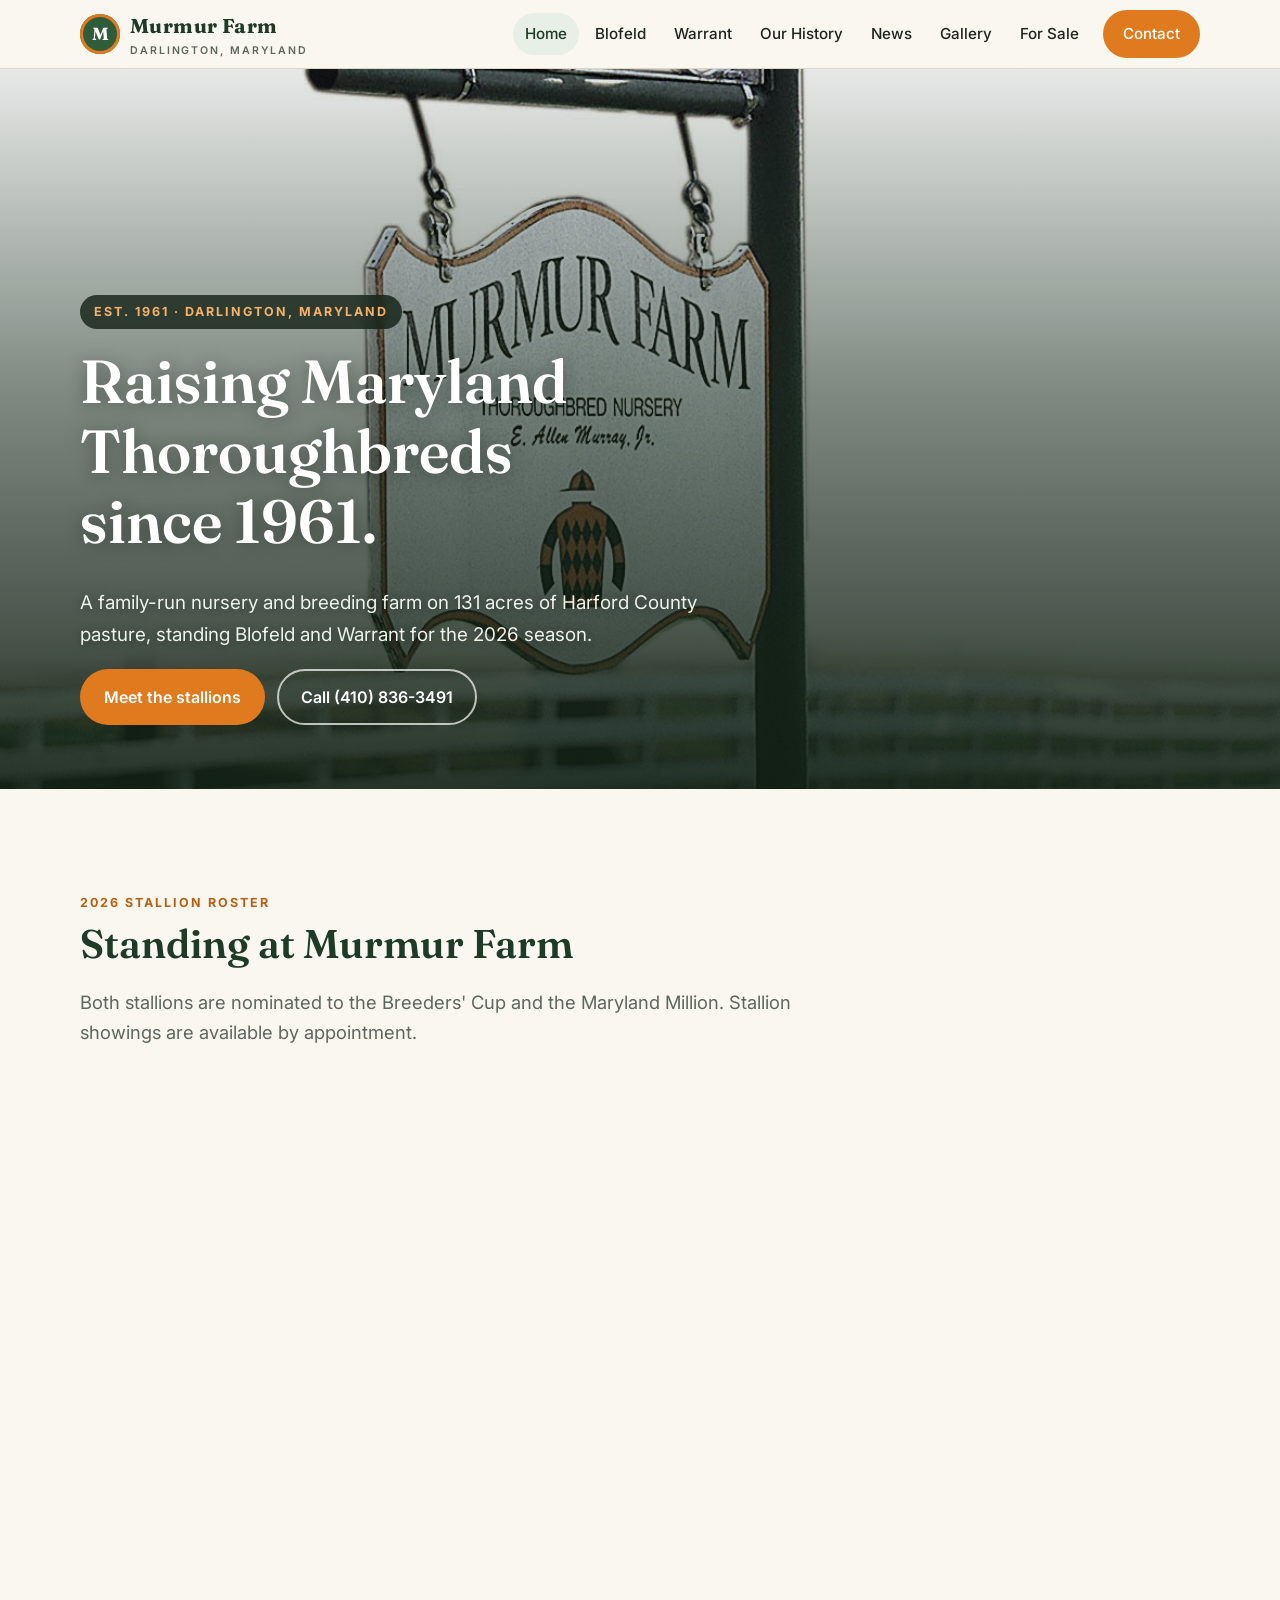
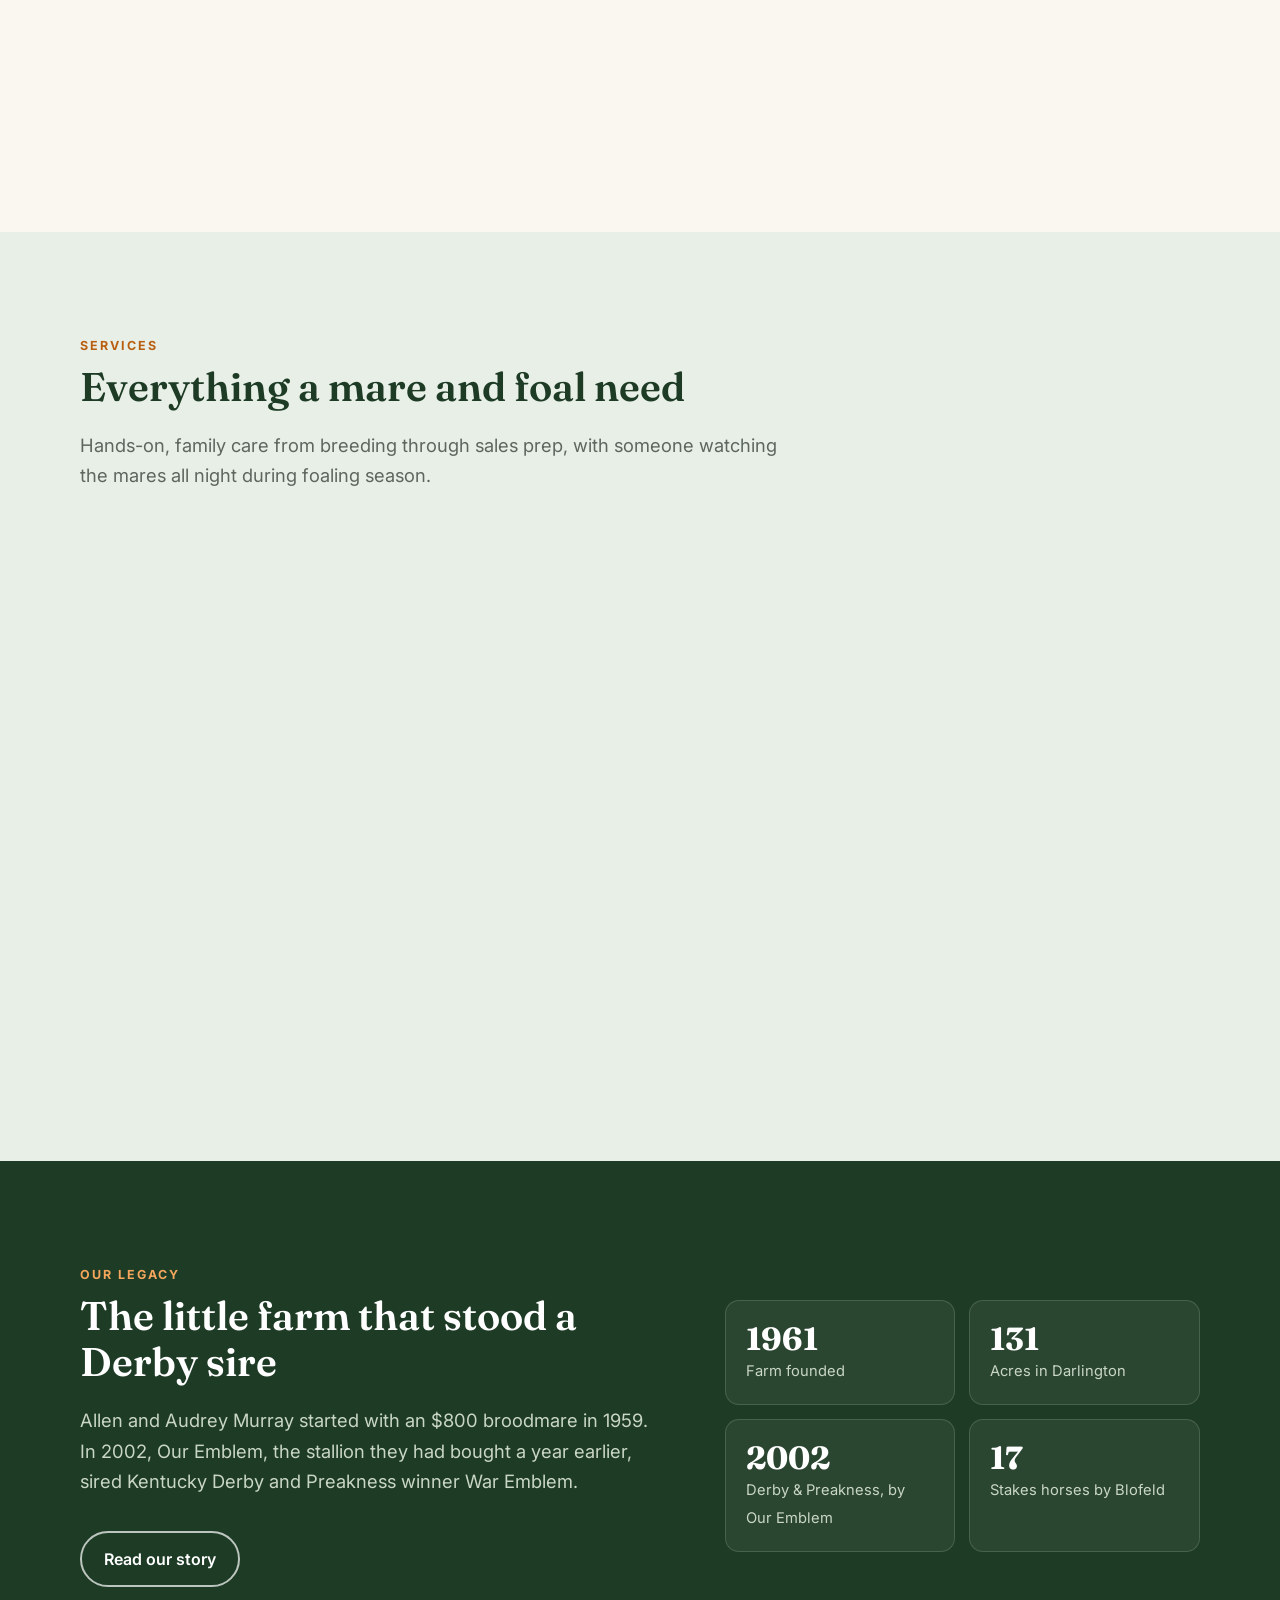
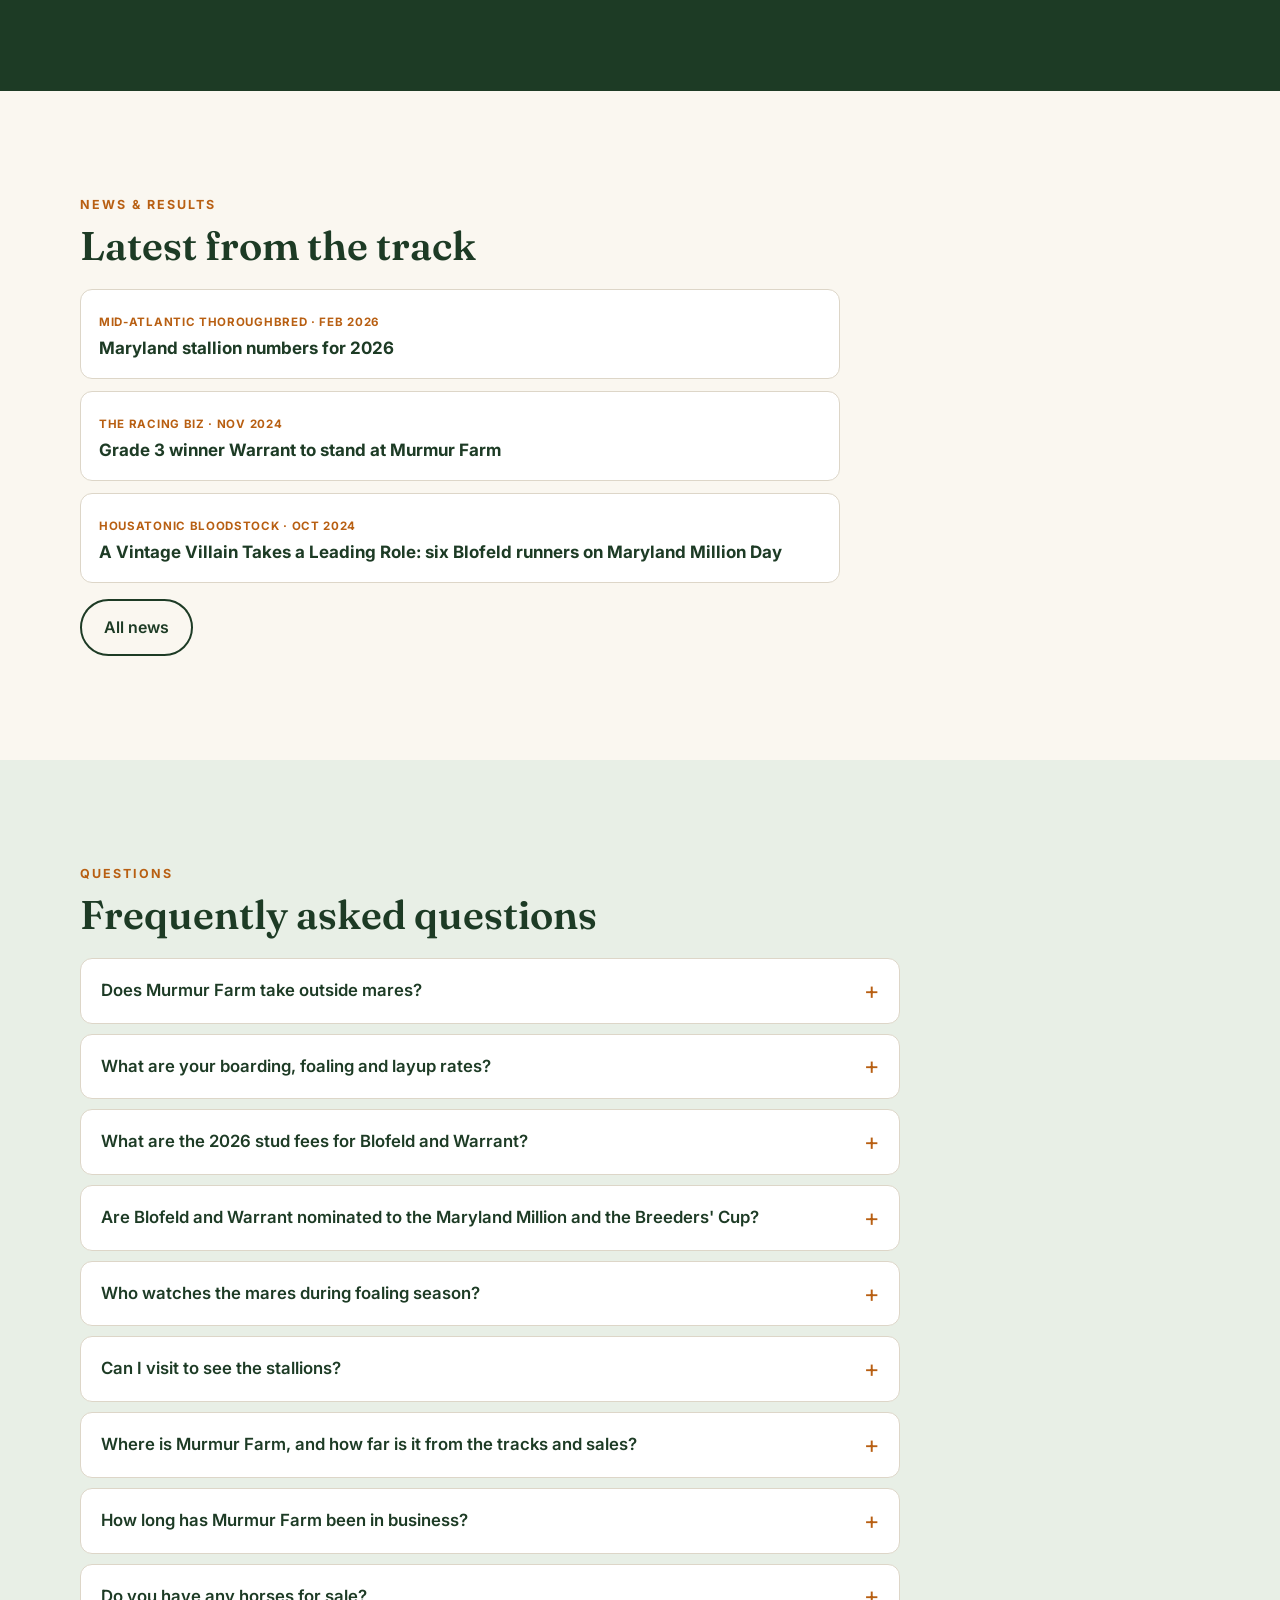
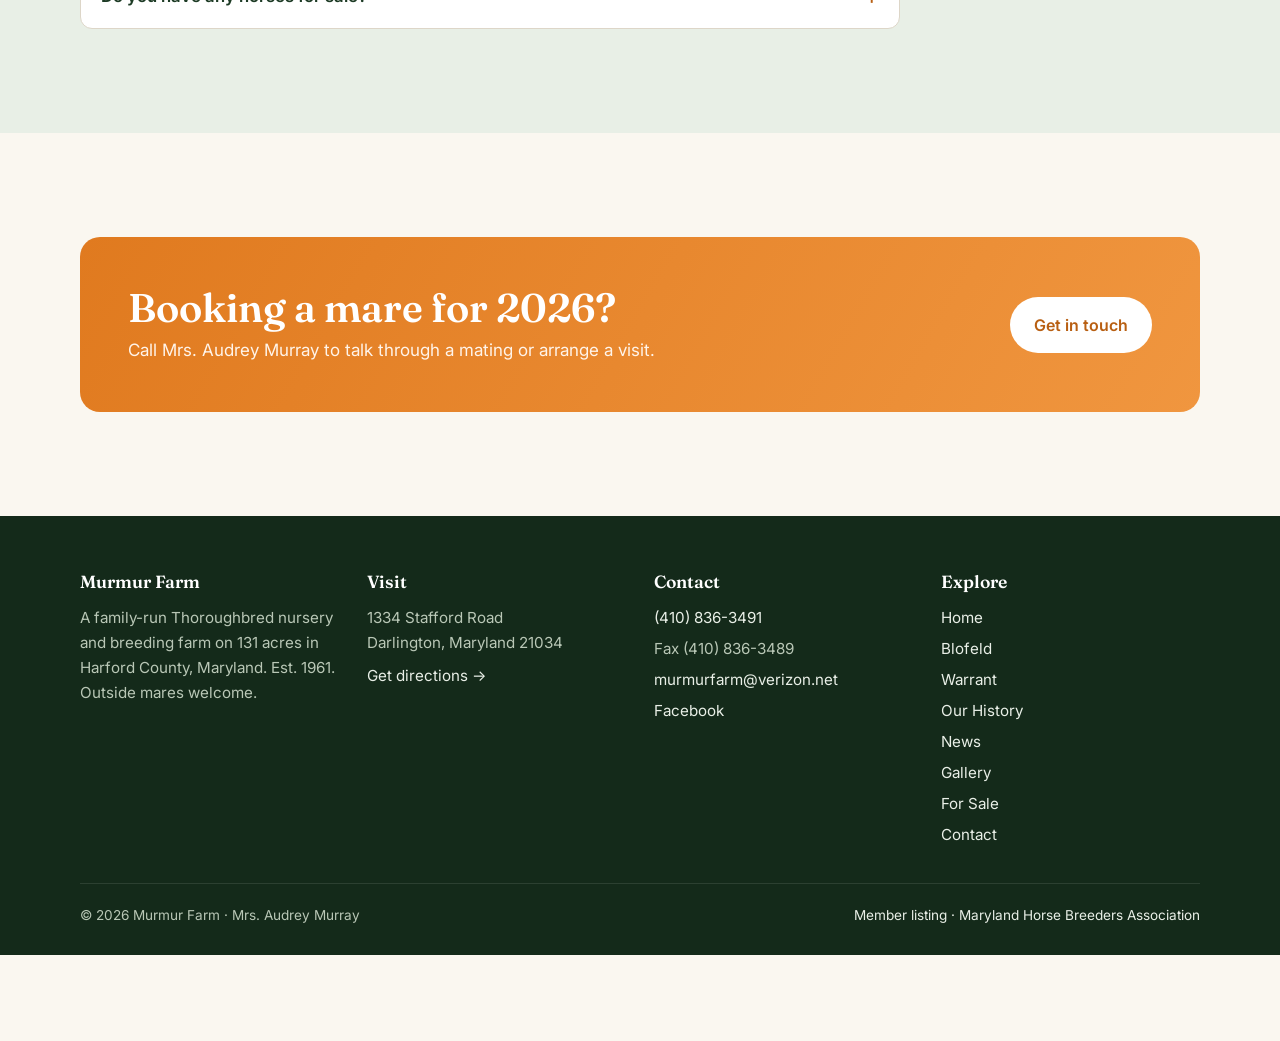
<file: default.html>
<!doctype html>
<html lang="en"><head><meta charset="utf-8"><meta name="robots" content="noindex"><meta http-equiv="refresh" content="0; url=index.html"><link rel="canonical" href="index.html"><title>Murmur Farm</title></head>
<body><a href="index.html">Continue to Murmur Farm</a></body></html>
</file>
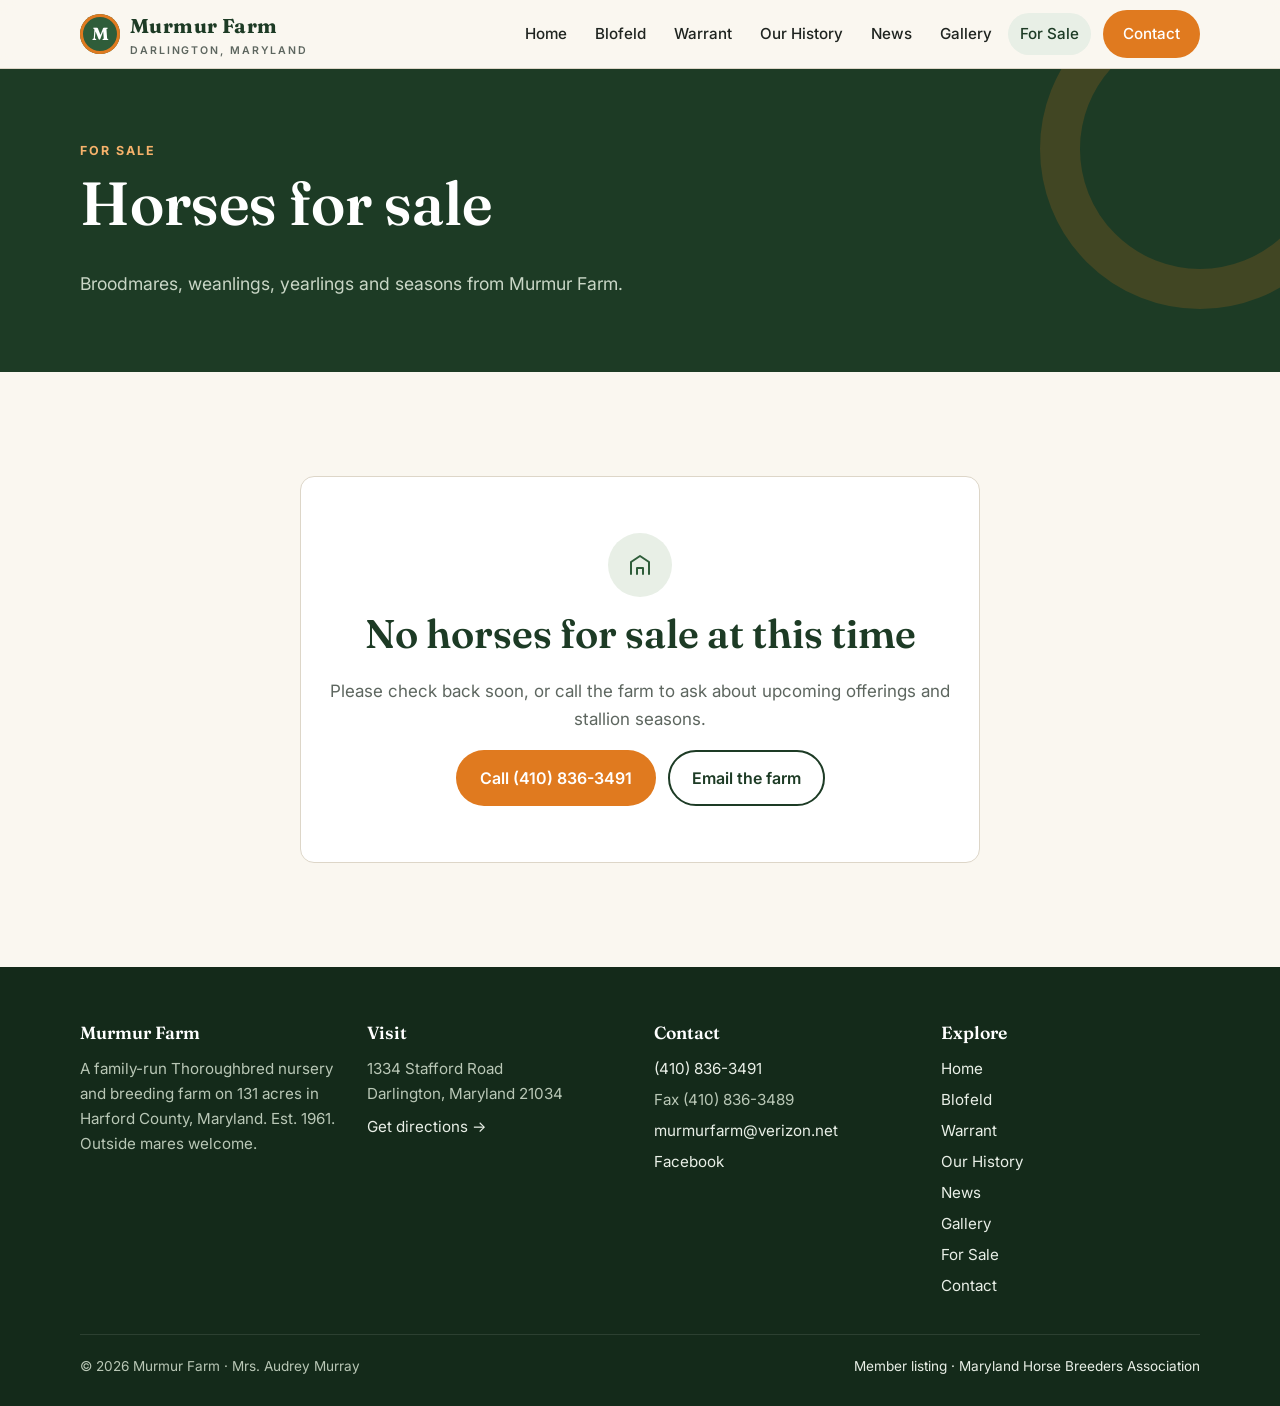
<file: for-sale.html>
<!doctype html>
<html lang="en">
<head>
  <meta charset="utf-8">
  <meta name="viewport" content="width=device-width, initial-scale=1">
  <title>Horses for Sale · Murmur Farm</title>
  <meta name="description" content="Thoroughbreds for sale from Murmur Farm in Darlington, Maryland.">
  <!-- seo:start (written by scripts/build.py) -->
  <script>document.documentElement.classList.add('js')</script>
  <meta name="robots" content="noindex, nofollow">
  <meta property="og:type" content="website">
  <meta property="og:site_name" content="Murmur Farm">
  <meta property="og:title" content="Horses for Sale · Murmur Farm">
  <meta property="og:description" content="Thoroughbreds for sale from Murmur Farm in Darlington, Maryland.">
  <meta property="og:url" content="https://smurray88.github.io/Murmur-Farm/for-sale.html">
  <meta property="og:image" content="https://smurray88.github.io/Murmur-Farm/photos/sign.jpg">
  <meta property="og:image:alt" content="The Murmur Farm sign at the entrance on Stafford Road">
  <meta name="twitter:card" content="summary_large_image">
  <meta name="twitter:image" content="https://smurray88.github.io/Murmur-Farm/photos/sign.jpg">
  <meta name="geo.region" content="US-MD">
  <meta name="geo.placename" content="Darlington, Maryland">
  <script type="application/ld+json">{"@context": "https://schema.org", "@type": "LocalBusiness", "@id": "https://murmurfarm.com/#farm", "name": "Murmur Farm", "description": "Family-run Thoroughbred nursery and breeding farm on 131 acres in Darlington, Maryland, offering boarding, breeding, foaling, layups and sales prep, and standing the stallions Blofeld and Warrant.", "url": "https://murmurfarm.com/", "image": "https://smurray88.github.io/Murmur-Farm/photos/sign.jpg", "telephone": "+1-410-836-3491", "faxNumber": "+1-410-836-3489", "email": "murmurfarm@verizon.net", "foundingDate": "1961", "founder": [{"@type": "Person", "name": "Allen Murray"}, {"@type": "Person", "name": "Audrey Murray"}], "address": {"@type": "PostalAddress", "streetAddress": "1334 Stafford Road", "addressLocality": "Darlington", "addressRegion": "MD", "postalCode": "21034", "addressCountry": "US"}, "geo": {"@type": "GeoCoordinates", "latitude": 39.626205, "longitude": -76.183938}, "hasMap": "https://www.google.com/maps/search/?api=1&query=1334+Stafford+Road+Darlington+MD+21034", "areaServed": ["Maryland", "Pennsylvania", "Delaware", "Mid-Atlantic United States"], "sameAs": ["https://www.facebook.com/share/1CnTeYEJyW/", "https://marylandthoroughbred.com/cms/index.php/directory-home/22-murmur-farm"], "knowsAbout": ["Thoroughbred breeding", "Foaling", "Mare care", "Horse boarding", "Layups", "Sales preparation"], "makesOffer": [{"@type": "Offer", "itemOffered": {"@type": "Service", "name": "Permanent and seasonal horse boarding (outside mares welcome)"}}, {"@type": "Offer", "itemOffered": {"@type": "Service", "name": "Thoroughbred breeding"}}, {"@type": "Offer", "itemOffered": {"@type": "Service", "name": "Foaling with overnight watch"}}, {"@type": "Offer", "itemOffered": {"@type": "Service", "name": "Layups"}}, {"@type": "Offer", "itemOffered": {"@type": "Service", "name": "Sales preparation"}}, {"@type": "Offer", "itemOffered": {"@type": "Service", "name": "Stallion showings"}}]}</script>
  <script type="application/ld+json">{"@context": "https://schema.org", "@type": "BreadcrumbList", "itemListElement": [{"@type": "ListItem", "position": 1, "name": "Home", "item": "https://murmurfarm.com/"}, {"@type": "ListItem", "position": 2, "name": "For Sale", "item": "https://murmurfarm.com/for-sale.html"}]}</script>
  <!-- seo:end -->
  <meta name="theme-color" content="#1d3b25">
  <link rel="preconnect" href="https://fonts.googleapis.com">
  <link rel="preconnect" href="https://fonts.gstatic.com" crossorigin>
  <link href="https://fonts.googleapis.com/css2?family=Fraunces:opsz,wght@9..144,500;9..144,600;9..144,700&family=Inter:wght@400;500;600;700&display=swap" rel="stylesheet">
  <link rel="stylesheet" href="assets/styles.css?v=202610230426">
</head>
<body>
<header id="site-header" class="site-header">
  <div class="wrap">
    <a class="brand" href="index.html" aria-label="Murmur Farm home"><span class="brand-mark" aria-hidden="true">M</span><span class="brand-name">Murmur Farm<small>Darlington, Maryland</small></span></a>
    <button class="menu-toggle" type="button" aria-label="Open menu" aria-expanded="false" aria-controls="nav"><svg viewBox="0 0 24 24" fill="none" stroke="currentColor" stroke-width="2" stroke-linecap="round"><path d="M4 7h16M4 12h16M4 17h16"/></svg></button>
    <nav class="nav" id="nav" aria-label="Main"><a href="index.html">Home</a><a href="blofeld.html">Blofeld</a><a href="warrant.html">Warrant</a><a href="history.html">Our History</a><a href="news.html">News</a><a href="gallery.html">Gallery</a><a href="for-sale.html" aria-current="page">For Sale</a><a class="btn btn-primary" href="contact.html">Contact</a></nav>
  </div>
</header>

<main>
  <section class="page-hero">
    <div class="wrap">
      <span class="eyebrow">For Sale</span>
      <h1>Horses for sale</h1>
      <p>Broodmares, weanlings, yearlings and seasons from Murmur Farm.</p>
    </div>
  </section>

  <section class="section">
    <div class="wrap">
      <div class="empty">
        <div class="icon"><svg viewBox="0 0 24 24" fill="none" stroke="currentColor" stroke-width="2" stroke-linecap="round" stroke-linejoin="round"><path d="M3 21V9l9-6 9 6v12"/><path d="M9 21v-6h6v6"/></svg></div>
        <h2>No horses for sale at this time</h2>
        <p class="muted">Please check back soon, or call the farm to ask about upcoming offerings and stallion seasons.</p>
        <div class="btn-row mt-1" style="justify-content:center">
          <a class="btn btn-primary" href="tel:+14108363491">Call (410) 836-3491</a>
          <a class="btn btn-ghost" href="mailto:murmurfarm@verizon.net?subject=Horses%20for%20sale">Email the farm</a>
        </div>
      </div>
    </div>
  </section>
</main>

<footer id="site-footer" class="site-footer">
  <div class="wrap">
    <div class="footer-grid">
      <div><h2 class="footer-h">Murmur Farm</h2><p>A family-run Thoroughbred nursery and breeding farm on 131 acres in Harford County, Maryland. Est. 1961. Outside mares welcome.</p></div>
      <div><h2 class="footer-h">Visit</h2><address>1334 Stafford Road<br>Darlington, Maryland 21034</address><a href="https://www.google.com/maps/search/?api=1&query=1334+Stafford+Road+Darlington+MD+21034">Get directions →</a></div>
      <div><h2 class="footer-h">Contact</h2><ul><li><a href="tel:+14108363491">(410) 836-3491</a></li><li>Fax (410) 836-3489</li><li><a href="mailto:murmurfarm@verizon.net">murmurfarm@verizon.net</a></li><li><a href="https://www.facebook.com/share/1CnTeYEJyW/" rel="noopener">Facebook</a></li></ul></div>
      <div><h2 class="footer-h">Explore</h2><ul><li><a href="index.html">Home</a></li><li><a href="blofeld.html">Blofeld</a></li><li><a href="warrant.html">Warrant</a></li><li><a href="history.html">Our History</a></li><li><a href="news.html">News</a></li><li><a href="gallery.html">Gallery</a></li><li><a href="for-sale.html">For Sale</a></li><li><a href="contact.html">Contact</a></li></ul></div>
    </div>
    <div class="footer-bottom"><span>© 2026 Murmur Farm · Mrs. Audrey Murray</span><a href="https://marylandthoroughbred.com/cms/index.php/directory-home/22-murmur-farm">Member listing · Maryland Horse Breeders Association</a></div>
  </div>
</footer>
<script src="assets/site.js?v=202610230426"></script>
</body>
</html>
</file>
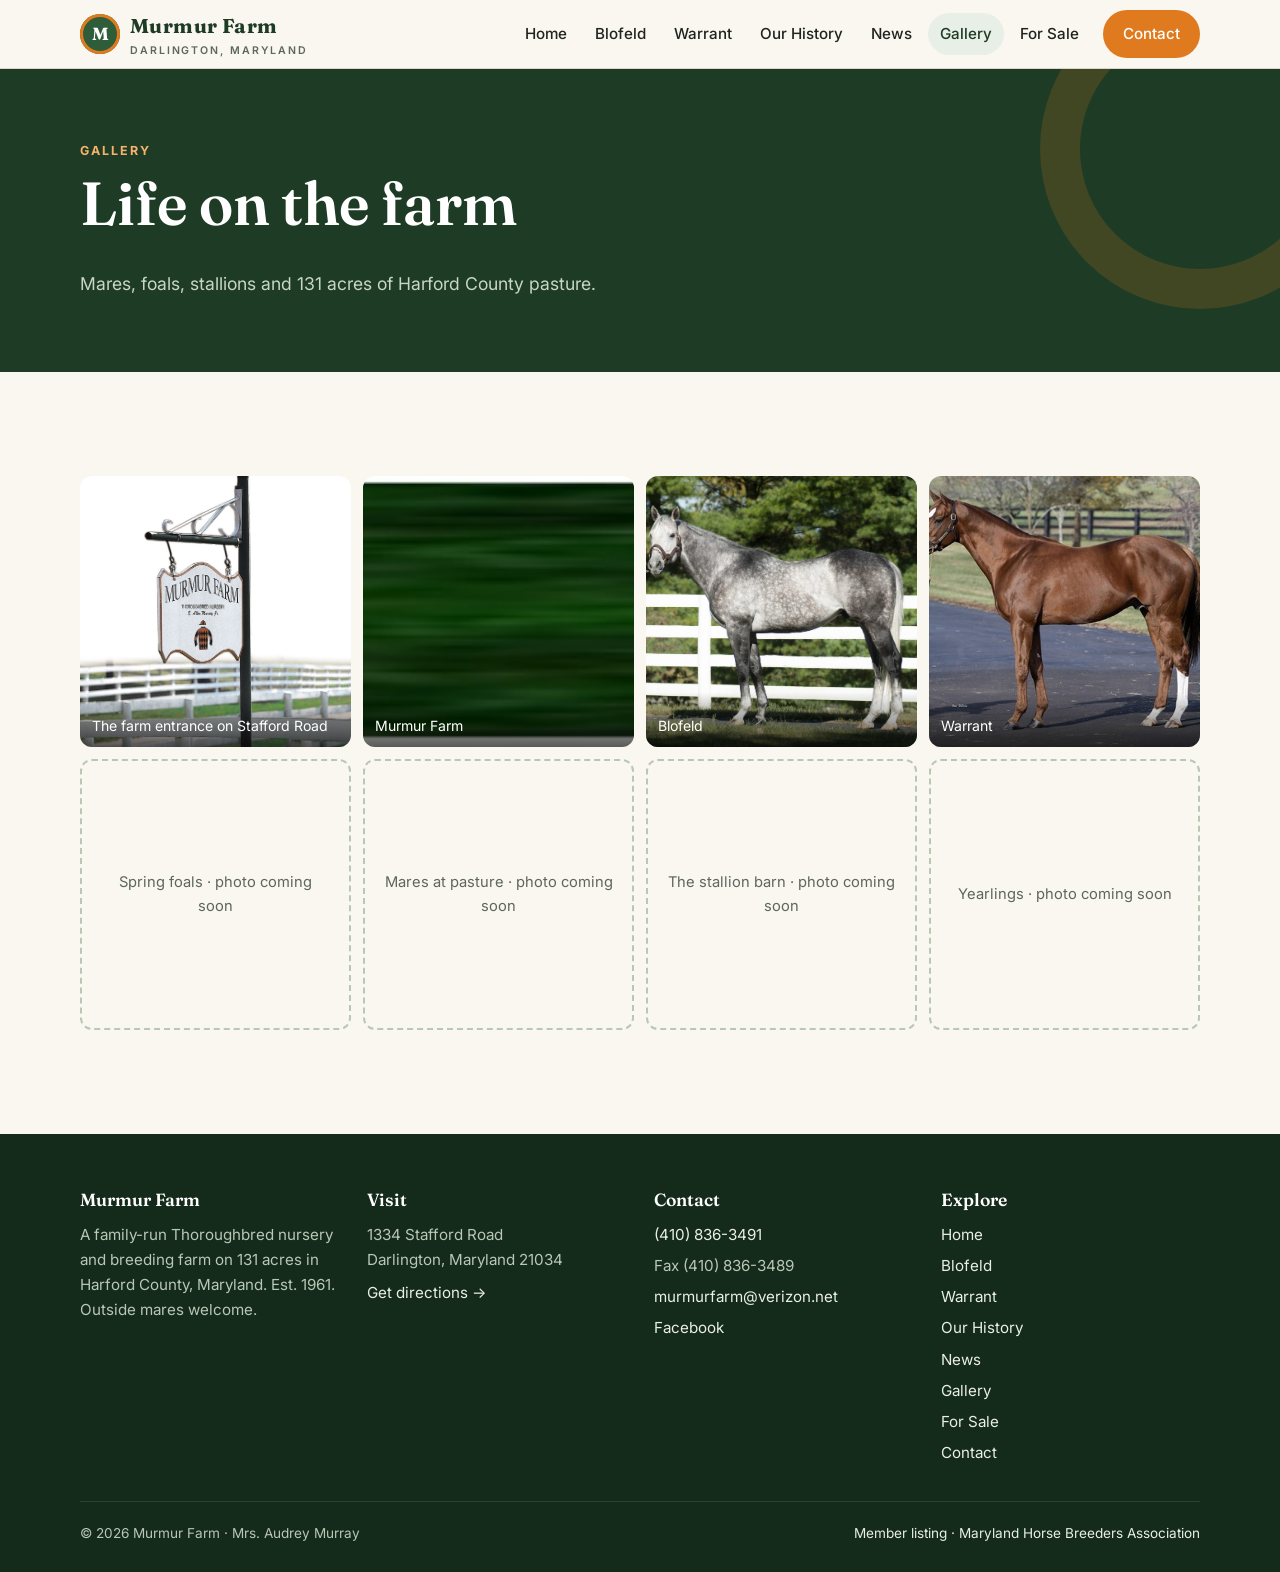
<file: gallery.html>
<!doctype html>
<html lang="en">
<head>
  <meta charset="utf-8">
  <meta name="viewport" content="width=device-width, initial-scale=1">
  <title>Gallery · Murmur Farm</title>
  <meta name="description" content="Photos of the horses, pastures and foals at Murmur Farm in Darlington, Maryland.">
  <!-- seo:start (written by scripts/build.py) -->
  <script>document.documentElement.classList.add('js')</script>
  <meta name="robots" content="noindex, nofollow">
  <meta property="og:type" content="website">
  <meta property="og:site_name" content="Murmur Farm">
  <meta property="og:title" content="Gallery · Murmur Farm">
  <meta property="og:description" content="Photos of the horses, pastures and foals at Murmur Farm in Darlington, Maryland.">
  <meta property="og:url" content="https://smurray88.github.io/Murmur-Farm/gallery.html">
  <meta property="og:image" content="https://smurray88.github.io/Murmur-Farm/photos/sign.jpg">
  <meta property="og:image:alt" content="The Murmur Farm sign at the entrance on Stafford Road">
  <meta name="twitter:card" content="summary_large_image">
  <meta name="twitter:image" content="https://smurray88.github.io/Murmur-Farm/photos/sign.jpg">
  <meta name="geo.region" content="US-MD">
  <meta name="geo.placename" content="Darlington, Maryland">
  <script type="application/ld+json">{"@context": "https://schema.org", "@type": "LocalBusiness", "@id": "https://murmurfarm.com/#farm", "name": "Murmur Farm", "description": "Family-run Thoroughbred nursery and breeding farm on 131 acres in Darlington, Maryland, offering boarding, breeding, foaling, layups and sales prep, and standing the stallions Blofeld and Warrant.", "url": "https://murmurfarm.com/", "image": "https://smurray88.github.io/Murmur-Farm/photos/sign.jpg", "telephone": "+1-410-836-3491", "faxNumber": "+1-410-836-3489", "email": "murmurfarm@verizon.net", "foundingDate": "1961", "founder": [{"@type": "Person", "name": "Allen Murray"}, {"@type": "Person", "name": "Audrey Murray"}], "address": {"@type": "PostalAddress", "streetAddress": "1334 Stafford Road", "addressLocality": "Darlington", "addressRegion": "MD", "postalCode": "21034", "addressCountry": "US"}, "geo": {"@type": "GeoCoordinates", "latitude": 39.626205, "longitude": -76.183938}, "hasMap": "https://www.google.com/maps/search/?api=1&query=1334+Stafford+Road+Darlington+MD+21034", "areaServed": ["Maryland", "Pennsylvania", "Delaware", "Mid-Atlantic United States"], "sameAs": ["https://www.facebook.com/share/1CnTeYEJyW/", "https://marylandthoroughbred.com/cms/index.php/directory-home/22-murmur-farm"], "knowsAbout": ["Thoroughbred breeding", "Foaling", "Mare care", "Horse boarding", "Layups", "Sales preparation"], "makesOffer": [{"@type": "Offer", "itemOffered": {"@type": "Service", "name": "Permanent and seasonal horse boarding (outside mares welcome)"}}, {"@type": "Offer", "itemOffered": {"@type": "Service", "name": "Thoroughbred breeding"}}, {"@type": "Offer", "itemOffered": {"@type": "Service", "name": "Foaling with overnight watch"}}, {"@type": "Offer", "itemOffered": {"@type": "Service", "name": "Layups"}}, {"@type": "Offer", "itemOffered": {"@type": "Service", "name": "Sales preparation"}}, {"@type": "Offer", "itemOffered": {"@type": "Service", "name": "Stallion showings"}}]}</script>
  <script type="application/ld+json">{"@context": "https://schema.org", "@type": "BreadcrumbList", "itemListElement": [{"@type": "ListItem", "position": 1, "name": "Home", "item": "https://murmurfarm.com/"}, {"@type": "ListItem", "position": 2, "name": "Gallery", "item": "https://murmurfarm.com/gallery.html"}]}</script>
  <!-- seo:end -->
  <meta name="theme-color" content="#1d3b25">
  <link rel="preconnect" href="https://fonts.googleapis.com">
  <link rel="preconnect" href="https://fonts.gstatic.com" crossorigin>
  <link href="https://fonts.googleapis.com/css2?family=Fraunces:opsz,wght@9..144,500;9..144,600;9..144,700&family=Inter:wght@400;500;600;700&display=swap" rel="stylesheet">
  <link rel="stylesheet" href="assets/styles.css?v=202610230426">
</head>
<body>
<header id="site-header" class="site-header">
  <div class="wrap">
    <a class="brand" href="index.html" aria-label="Murmur Farm home"><span class="brand-mark" aria-hidden="true">M</span><span class="brand-name">Murmur Farm<small>Darlington, Maryland</small></span></a>
    <button class="menu-toggle" type="button" aria-label="Open menu" aria-expanded="false" aria-controls="nav"><svg viewBox="0 0 24 24" fill="none" stroke="currentColor" stroke-width="2" stroke-linecap="round"><path d="M4 7h16M4 12h16M4 17h16"/></svg></button>
    <nav class="nav" id="nav" aria-label="Main"><a href="index.html">Home</a><a href="blofeld.html">Blofeld</a><a href="warrant.html">Warrant</a><a href="history.html">Our History</a><a href="news.html">News</a><a href="gallery.html" aria-current="page">Gallery</a><a href="for-sale.html">For Sale</a><a class="btn btn-primary" href="contact.html">Contact</a></nav>
  </div>
</header>

<main>
  <section class="page-hero">
    <div class="wrap">
      <span class="eyebrow">Gallery</span>
      <h1>Life on the farm</h1>
      <p>Mares, foals, stallions and 131 acres of Harford County pasture.</p>
    </div>
  </section>

  <section class="section">
    <div class="wrap">
      <div class="gallery" id="gallery"></div>
    </div>
  </section>
</main>

<div class="lightbox" id="lightbox" role="dialog" aria-modal="true" aria-label="Photo viewer">
  <button type="button" aria-label="Close">×</button>
  <img alt="">
</div>

<footer id="site-footer" class="site-footer">
  <div class="wrap">
    <div class="footer-grid">
      <div><h2 class="footer-h">Murmur Farm</h2><p>A family-run Thoroughbred nursery and breeding farm on 131 acres in Harford County, Maryland. Est. 1961. Outside mares welcome.</p></div>
      <div><h2 class="footer-h">Visit</h2><address>1334 Stafford Road<br>Darlington, Maryland 21034</address><a href="https://www.google.com/maps/search/?api=1&query=1334+Stafford+Road+Darlington+MD+21034">Get directions →</a></div>
      <div><h2 class="footer-h">Contact</h2><ul><li><a href="tel:+14108363491">(410) 836-3491</a></li><li>Fax (410) 836-3489</li><li><a href="mailto:murmurfarm@verizon.net">murmurfarm@verizon.net</a></li><li><a href="https://www.facebook.com/share/1CnTeYEJyW/" rel="noopener">Facebook</a></li></ul></div>
      <div><h2 class="footer-h">Explore</h2><ul><li><a href="index.html">Home</a></li><li><a href="blofeld.html">Blofeld</a></li><li><a href="warrant.html">Warrant</a></li><li><a href="history.html">Our History</a></li><li><a href="news.html">News</a></li><li><a href="gallery.html">Gallery</a></li><li><a href="for-sale.html">For Sale</a></li><li><a href="contact.html">Contact</a></li></ul></div>
    </div>
    <div class="footer-bottom"><span>© 2026 Murmur Farm · Mrs. Audrey Murray</span><a href="https://marylandthoroughbred.com/cms/index.php/directory-home/22-murmur-farm">Member listing · Maryland Horse Breeders Association</a></div>
  </div>
</footer>
<script>
  // To add a photo: put the file in the photos/ folder and add a line below.
  var PHOTOS = [
    { src: "photos/sign.jpg", caption: "The farm entrance on Stafford Road" },
    { src: "photos/banner.jpg", caption: "Murmur Farm" },
    { src: "photos/blofeld.jpg", caption: "Blofeld" },
    { src: "photos/warrant.jpg", caption: "Warrant" }
    // { src: "photos/foals-spring-2026.jpg", caption: "Spring foals, 2026" },
  ];
  var EMPTY_SLOTS = ["Spring foals", "Mares at pasture", "The stallion barn", "Yearlings"];

  var g = document.getElementById("gallery");
  PHOTOS.forEach(function (p) {
    var f = document.createElement("figure");
    var img = document.createElement("img");
    img.src = p.src; img.alt = p.caption; img.loading = "lazy";
    img.onerror = function () { f.remove(); };
    var c = document.createElement("figcaption"); c.textContent = p.caption;
    f.appendChild(img); f.appendChild(c);
    f.addEventListener("click", function () { open(p.src, p.caption); });
    g.appendChild(f);
  });
  EMPTY_SLOTS.forEach(function (t) {
    var f = document.createElement("figure");
    f.className = "placeholder";
    f.textContent = t + " · photo coming soon";
    g.appendChild(f);
  });

  var lb = document.getElementById("lightbox"), lbImg = lb.querySelector("img");
  function open(src, alt) { lbImg.src = src; lbImg.alt = alt; lb.classList.add("open"); }
  function close() { lb.classList.remove("open"); }
  lb.addEventListener("click", function (e) { if (e.target !== lbImg) close(); });
  document.addEventListener("keydown", function (e) { if (e.key === "Escape") close(); });
</script>
<script src="assets/site.js?v=202610230426"></script>
</body>
</html>
</file>
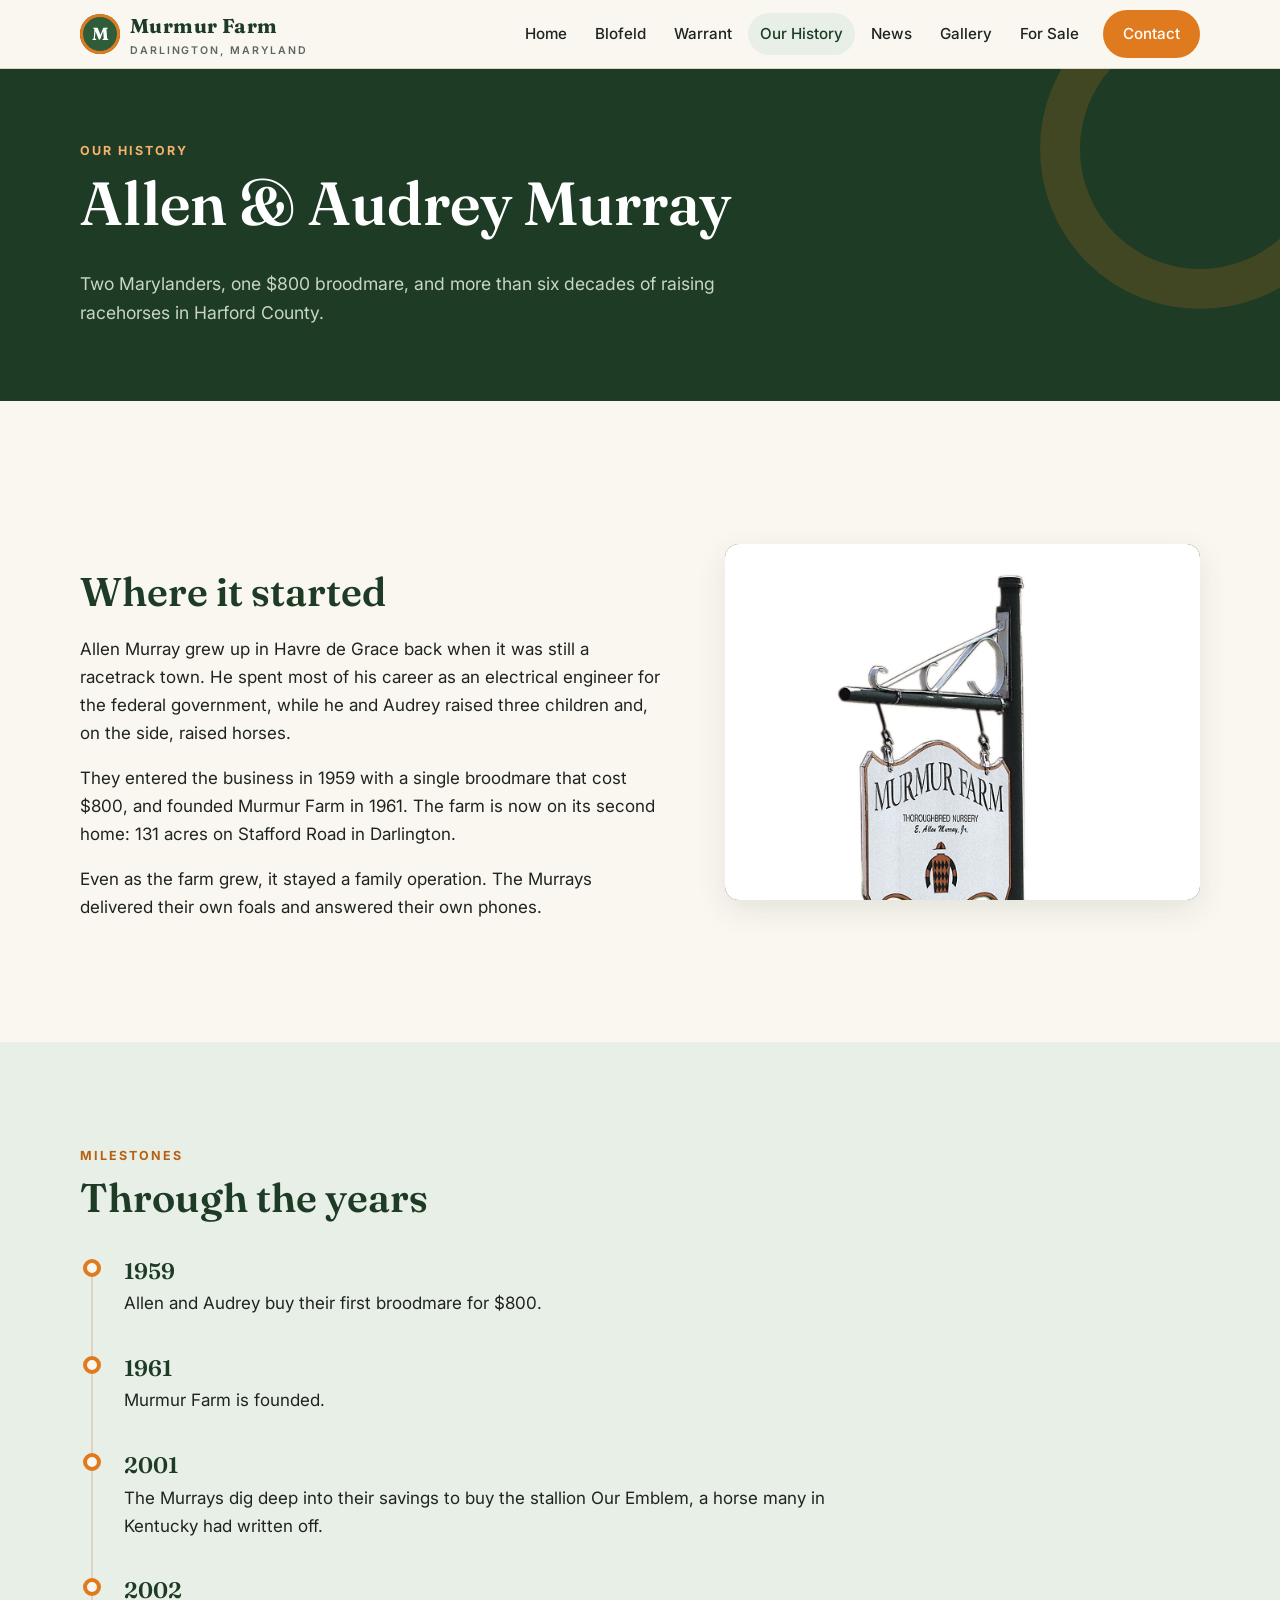
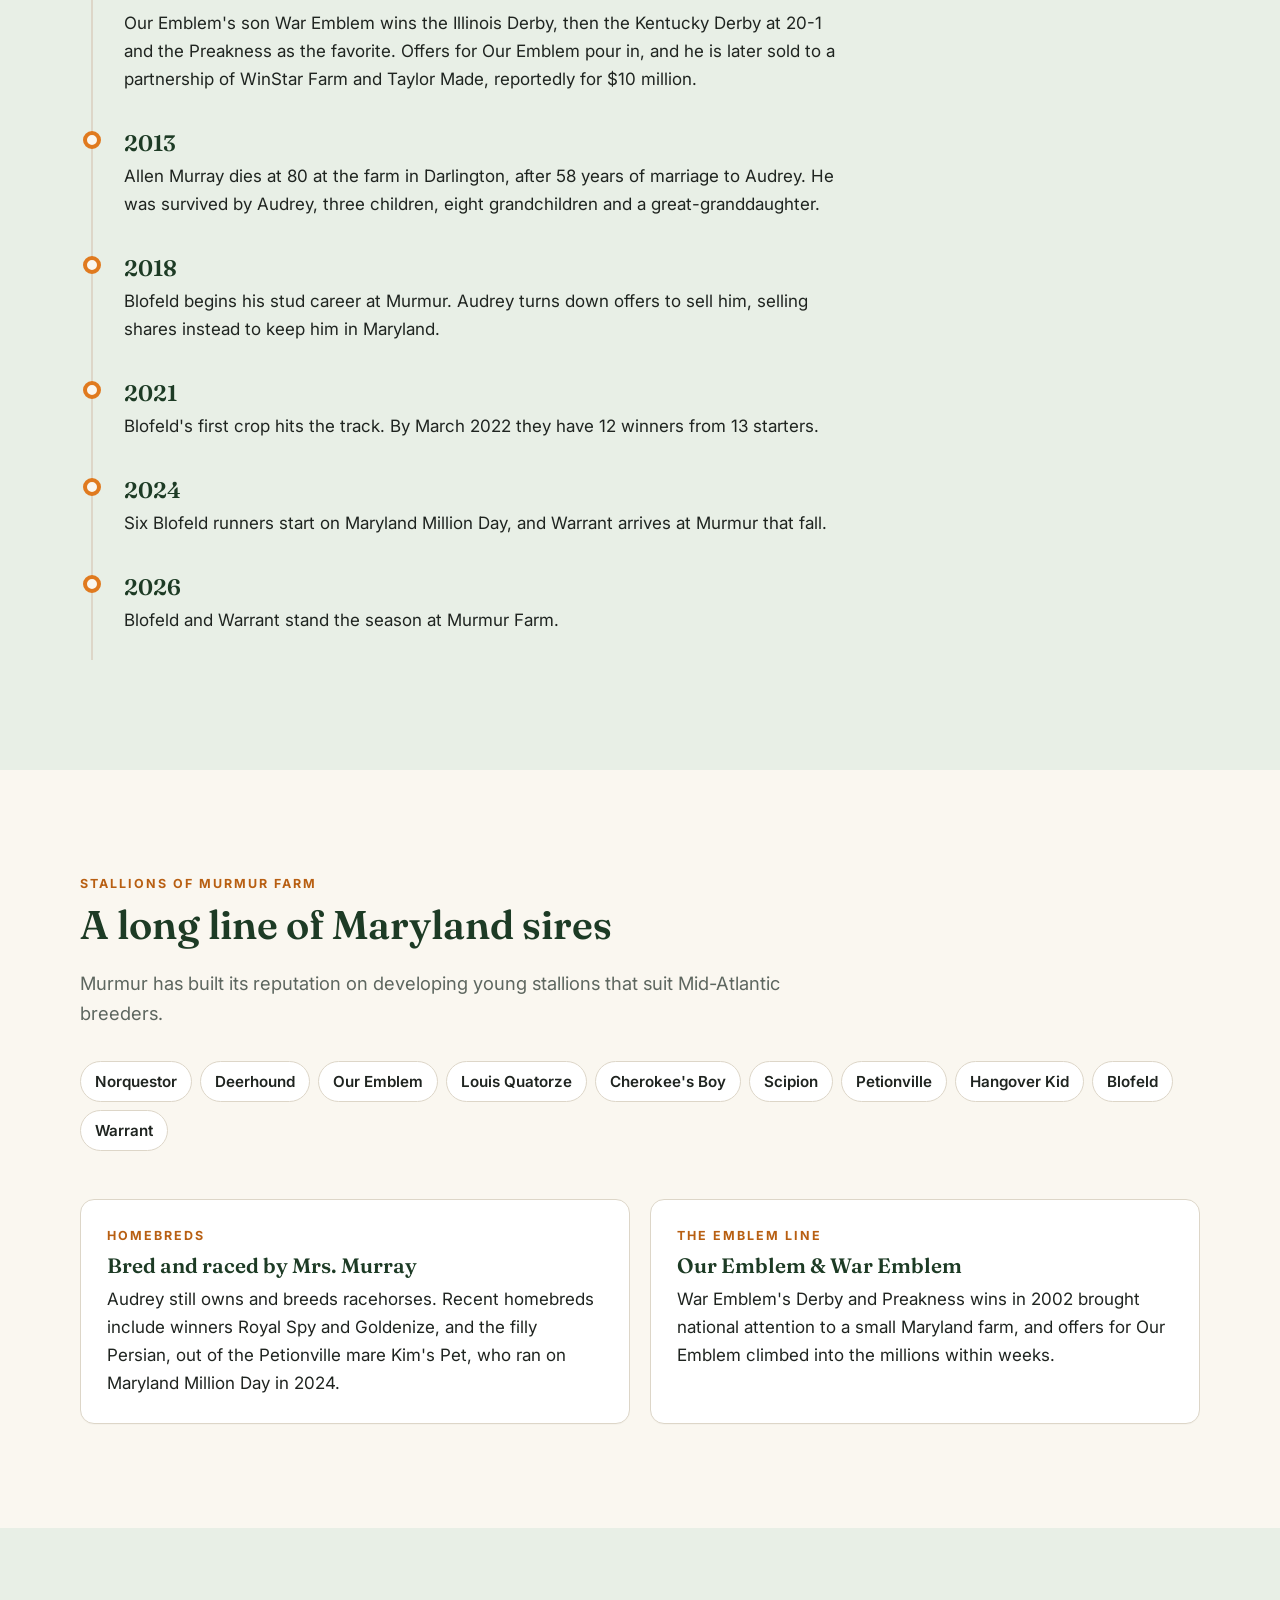
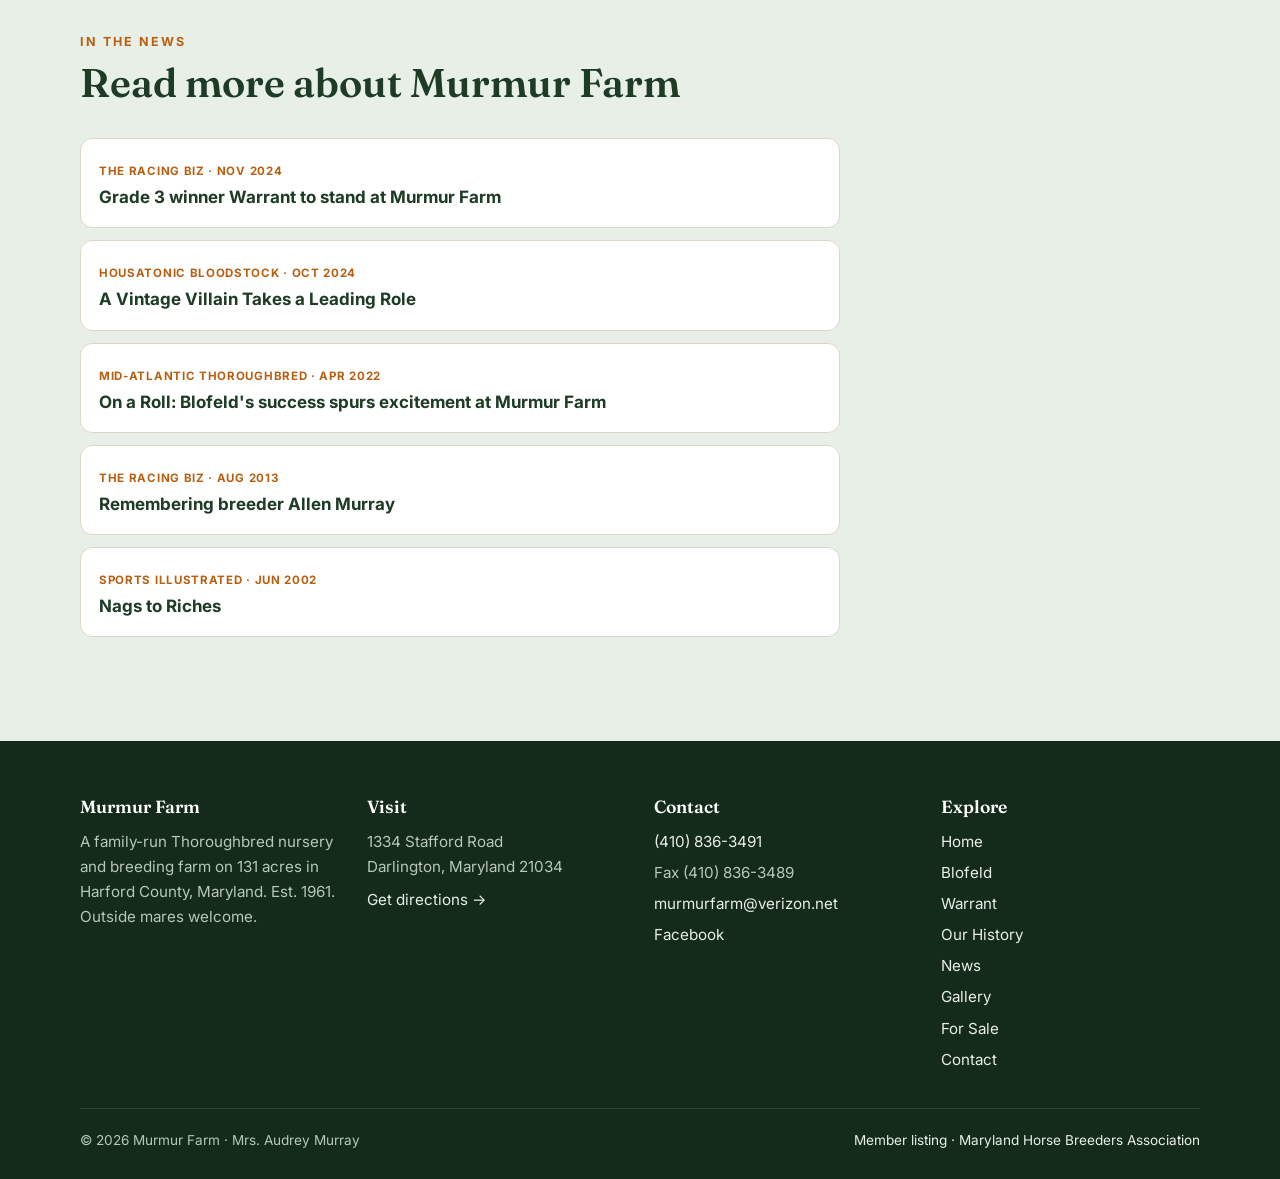
<file: history.html>
<!doctype html>
<html lang="en">
<head>
  <meta charset="utf-8">
  <meta name="viewport" content="width=device-width, initial-scale=1">
  <title>Our History · Murmur Farm</title>
  <meta name="description" content="How Allen and Audrey Murray built Murmur Farm, from an $800 broodmare in 1959 to standing Our Emblem, sire of 2002 Kentucky Derby and Preakness winner War Emblem.">
  <!-- seo:start (written by scripts/build.py) -->
  <script>document.documentElement.classList.add('js')</script>
  <meta name="robots" content="noindex, nofollow">
  <meta property="og:type" content="website">
  <meta property="og:site_name" content="Murmur Farm">
  <meta property="og:title" content="Our History · Murmur Farm">
  <meta property="og:description" content="How Allen and Audrey Murray built Murmur Farm, from an $800 broodmare in 1959 to standing Our Emblem, sire of 2002 Kentucky Derby and Preakness winner War Emblem.">
  <meta property="og:url" content="https://smurray88.github.io/Murmur-Farm/history.html">
  <meta property="og:image" content="https://smurray88.github.io/Murmur-Farm/photos/sign.jpg">
  <meta property="og:image:alt" content="The Murmur Farm sign at the entrance on Stafford Road">
  <meta name="twitter:card" content="summary_large_image">
  <meta name="twitter:image" content="https://smurray88.github.io/Murmur-Farm/photos/sign.jpg">
  <meta name="geo.region" content="US-MD">
  <meta name="geo.placename" content="Darlington, Maryland">
  <script type="application/ld+json">{"@context": "https://schema.org", "@type": "LocalBusiness", "@id": "https://murmurfarm.com/#farm", "name": "Murmur Farm", "description": "Family-run Thoroughbred nursery and breeding farm on 131 acres in Darlington, Maryland, offering boarding, breeding, foaling, layups and sales prep, and standing the stallions Blofeld and Warrant.", "url": "https://murmurfarm.com/", "image": "https://smurray88.github.io/Murmur-Farm/photos/sign.jpg", "telephone": "+1-410-836-3491", "faxNumber": "+1-410-836-3489", "email": "murmurfarm@verizon.net", "foundingDate": "1961", "founder": [{"@type": "Person", "name": "Allen Murray"}, {"@type": "Person", "name": "Audrey Murray"}], "address": {"@type": "PostalAddress", "streetAddress": "1334 Stafford Road", "addressLocality": "Darlington", "addressRegion": "MD", "postalCode": "21034", "addressCountry": "US"}, "geo": {"@type": "GeoCoordinates", "latitude": 39.626205, "longitude": -76.183938}, "hasMap": "https://www.google.com/maps/search/?api=1&query=1334+Stafford+Road+Darlington+MD+21034", "areaServed": ["Maryland", "Pennsylvania", "Delaware", "Mid-Atlantic United States"], "sameAs": ["https://www.facebook.com/share/1CnTeYEJyW/", "https://marylandthoroughbred.com/cms/index.php/directory-home/22-murmur-farm"], "knowsAbout": ["Thoroughbred breeding", "Foaling", "Mare care", "Horse boarding", "Layups", "Sales preparation"], "makesOffer": [{"@type": "Offer", "itemOffered": {"@type": "Service", "name": "Permanent and seasonal horse boarding (outside mares welcome)"}}, {"@type": "Offer", "itemOffered": {"@type": "Service", "name": "Thoroughbred breeding"}}, {"@type": "Offer", "itemOffered": {"@type": "Service", "name": "Foaling with overnight watch"}}, {"@type": "Offer", "itemOffered": {"@type": "Service", "name": "Layups"}}, {"@type": "Offer", "itemOffered": {"@type": "Service", "name": "Sales preparation"}}, {"@type": "Offer", "itemOffered": {"@type": "Service", "name": "Stallion showings"}}]}</script>
  <script type="application/ld+json">{"@context": "https://schema.org", "@type": "BreadcrumbList", "itemListElement": [{"@type": "ListItem", "position": 1, "name": "Home", "item": "https://murmurfarm.com/"}, {"@type": "ListItem", "position": 2, "name": "Our History", "item": "https://murmurfarm.com/history.html"}]}</script>
  <!-- seo:end -->
  <meta name="theme-color" content="#1d3b25">
  <link rel="preconnect" href="https://fonts.googleapis.com">
  <link rel="preconnect" href="https://fonts.gstatic.com" crossorigin>
  <link href="https://fonts.googleapis.com/css2?family=Fraunces:opsz,wght@9..144,500;9..144,600;9..144,700&family=Inter:wght@400;500;600;700&display=swap" rel="stylesheet">
  <link rel="stylesheet" href="assets/styles.css?v=202610230426">
</head>
<body>
<header id="site-header" class="site-header">
  <div class="wrap">
    <a class="brand" href="index.html" aria-label="Murmur Farm home"><span class="brand-mark" aria-hidden="true">M</span><span class="brand-name">Murmur Farm<small>Darlington, Maryland</small></span></a>
    <button class="menu-toggle" type="button" aria-label="Open menu" aria-expanded="false" aria-controls="nav"><svg viewBox="0 0 24 24" fill="none" stroke="currentColor" stroke-width="2" stroke-linecap="round"><path d="M4 7h16M4 12h16M4 17h16"/></svg></button>
    <nav class="nav" id="nav" aria-label="Main"><a href="index.html">Home</a><a href="blofeld.html">Blofeld</a><a href="warrant.html">Warrant</a><a href="history.html" aria-current="page">Our History</a><a href="news.html">News</a><a href="gallery.html">Gallery</a><a href="for-sale.html">For Sale</a><a class="btn btn-primary" href="contact.html">Contact</a></nav>
  </div>
</header>

<main>
  <section class="page-hero">
    <div class="wrap">
      <span class="eyebrow">Our History</span>
      <h1>Allen &amp; Audrey Murray</h1>
      <p>Two Marylanders, one $800 broodmare, and more than six decades of raising racehorses in Harford County.</p>
    </div>
  </section>

  <section class="section">
    <div class="wrap split">
      <div class="prose">
        <h2>Where it started</h2>
        <p>Allen Murray grew up in Havre de Grace back when it was still a racetrack town. He spent most of his career as an electrical engineer for the federal government, while he and Audrey raised three children and, on the side, raised horses.</p>
        <p>They entered the business in 1959 with a single broodmare that cost $800, and founded Murmur Farm in 1961. The farm is now on its second home: 131 acres on Stafford Road in Darlington.</p>
        <p>Even as the farm grew, it stayed a family operation. The Murrays delivered their own foals and answered their own phones.</p>
      </div>
      <div class="photo">
        <img src="photos/sign.jpg" alt="The Murmur Farm sign" onerror="this.remove()">
      </div>
    </div>
  </section>

  <section class="section alt">
    <div class="wrap">
      <span class="eyebrow">Milestones</span>
      <h2>Through the years</h2>
      <ol class="timeline mt-2" style="max-width:760px">
        <li class="reveal"><span class="year">1959</span>Allen and Audrey buy their first broodmare for $800.</li>
        <li class="reveal"><span class="year">1961</span>Murmur Farm is founded.</li>
        <li class="reveal"><span class="year">2001</span>The Murrays dig deep into their savings to buy the stallion Our Emblem, a horse many in Kentucky had written off.</li>
        <li class="reveal"><span class="year">2002</span>Our Emblem's son War Emblem wins the Illinois Derby, then the Kentucky Derby at 20-1 and the Preakness as the favorite. Offers for Our Emblem pour in, and he is later sold to a partnership of WinStar Farm and Taylor Made, reportedly for $10 million.</li>
        <li class="reveal"><span class="year">2013</span>Allen Murray dies at 80 at the farm in Darlington, after 58 years of marriage to Audrey. He was survived by Audrey, three children, eight grandchildren and a great-granddaughter.</li>
        <li class="reveal"><span class="year">2018</span>Blofeld begins his stud career at Murmur. Audrey turns down offers to sell him, selling shares instead to keep him in Maryland.</li>
        <li class="reveal"><span class="year">2021</span>Blofeld's first crop hits the track. By March 2022 they have 12 winners from 13 starters.</li>
        <li class="reveal"><span class="year">2024</span>Six Blofeld runners start on Maryland Million Day, and Warrant arrives at Murmur that fall.</li>
        <li class="reveal"><span class="year">2026</span>Blofeld and Warrant stand the season at Murmur Farm.</li>
      </ol>
    </div>
  </section>

  <section class="section">
    <div class="wrap">
      <span class="eyebrow">Stallions of Murmur Farm</span>
      <h2>A long line of Maryland sires</h2>
      <p class="lead">Murmur has built its reputation on developing young stallions that suit Mid-Atlantic breeders.</p>
      <ul class="pill-list mt-2">
        <li>Norquestor</li><li>Deerhound</li><li>Our Emblem</li><li>Louis Quatorze</li>
        <li>Cherokee's Boy</li><li>Scipion</li><li>Petionville</li><li>Hangover Kid</li>
        <li>Blofeld</li><li>Warrant</li>
      </ul>
      <div class="grid grid-2 mt-3">
        <div class="card reveal">
          <span class="eyebrow">Homebreds</span>
          <h3>Bred and raced by Mrs. Murray</h3>
          <p>Audrey still owns and breeds racehorses. Recent homebreds include winners Royal Spy and Goldenize, and the filly Persian, out of the Petionville mare Kim's Pet, who ran on Maryland Million Day in 2024.</p>
        </div>
        <div class="card reveal">
          <span class="eyebrow">The Emblem line</span>
          <h3>Our Emblem &amp; War Emblem</h3>
          <p>War Emblem's Derby and Preakness wins in 2002 brought national attention to a small Maryland farm, and offers for Our Emblem climbed into the millions within weeks.</p>
        </div>
      </div>
    </div>
  </section>

  <section class="section alt">
    <div class="wrap">
      <span class="eyebrow">In the news</span>
      <h2>Read more about Murmur Farm</h2>
      <ul class="news mt-2" style="max-width:760px">
        <li><a href="https://www.theracingbiz.com/?p=105200"><small>The Racing Biz · Nov 2024</small><strong>Grade 3 winner Warrant to stand at Murmur Farm</strong></a></li>
        <li><a href="https://housatonicbloodstock.substack.com/p/a-vintage-villain-takes-a-leading"><small>Housatonic Bloodstock · Oct 2024</small><strong>A Vintage Villain Takes a Leading Role</strong></a></li>
        <li><a href="https://midatlantictb.com/index.php/midatlantic-tb/featured-articles/1380-on-a-roll-blofeld-s-success-spurs-excitement-at-murmur-farm"><small>Mid-Atlantic Thoroughbred · Apr 2022</small><strong>On a Roll: Blofeld's success spurs excitement at Murmur Farm</strong></a></li>
        <li><a href="https://www.theracingbiz.com/?p=3215"><small>The Racing Biz · Aug 2013</small><strong>Remembering breeder Allen Murray</strong></a></li>
        <li><a href="https://vault.si.com/vault/2002/06/03/nags-to-riches"><small>Sports Illustrated · Jun 2002</small><strong>Nags to Riches</strong></a></li>
      </ul>
    </div>
  </section>
</main>

<footer id="site-footer" class="site-footer">
  <div class="wrap">
    <div class="footer-grid">
      <div><h2 class="footer-h">Murmur Farm</h2><p>A family-run Thoroughbred nursery and breeding farm on 131 acres in Harford County, Maryland. Est. 1961. Outside mares welcome.</p></div>
      <div><h2 class="footer-h">Visit</h2><address>1334 Stafford Road<br>Darlington, Maryland 21034</address><a href="https://www.google.com/maps/search/?api=1&query=1334+Stafford+Road+Darlington+MD+21034">Get directions →</a></div>
      <div><h2 class="footer-h">Contact</h2><ul><li><a href="tel:+14108363491">(410) 836-3491</a></li><li>Fax (410) 836-3489</li><li><a href="mailto:murmurfarm@verizon.net">murmurfarm@verizon.net</a></li><li><a href="https://www.facebook.com/share/1CnTeYEJyW/" rel="noopener">Facebook</a></li></ul></div>
      <div><h2 class="footer-h">Explore</h2><ul><li><a href="index.html">Home</a></li><li><a href="blofeld.html">Blofeld</a></li><li><a href="warrant.html">Warrant</a></li><li><a href="history.html">Our History</a></li><li><a href="news.html">News</a></li><li><a href="gallery.html">Gallery</a></li><li><a href="for-sale.html">For Sale</a></li><li><a href="contact.html">Contact</a></li></ul></div>
    </div>
    <div class="footer-bottom"><span>© 2026 Murmur Farm · Mrs. Audrey Murray</span><a href="https://marylandthoroughbred.com/cms/index.php/directory-home/22-murmur-farm">Member listing · Maryland Horse Breeders Association</a></div>
  </div>
</footer>
<script src="assets/site.js?v=202610230426"></script>
</body>
</html>
</file>
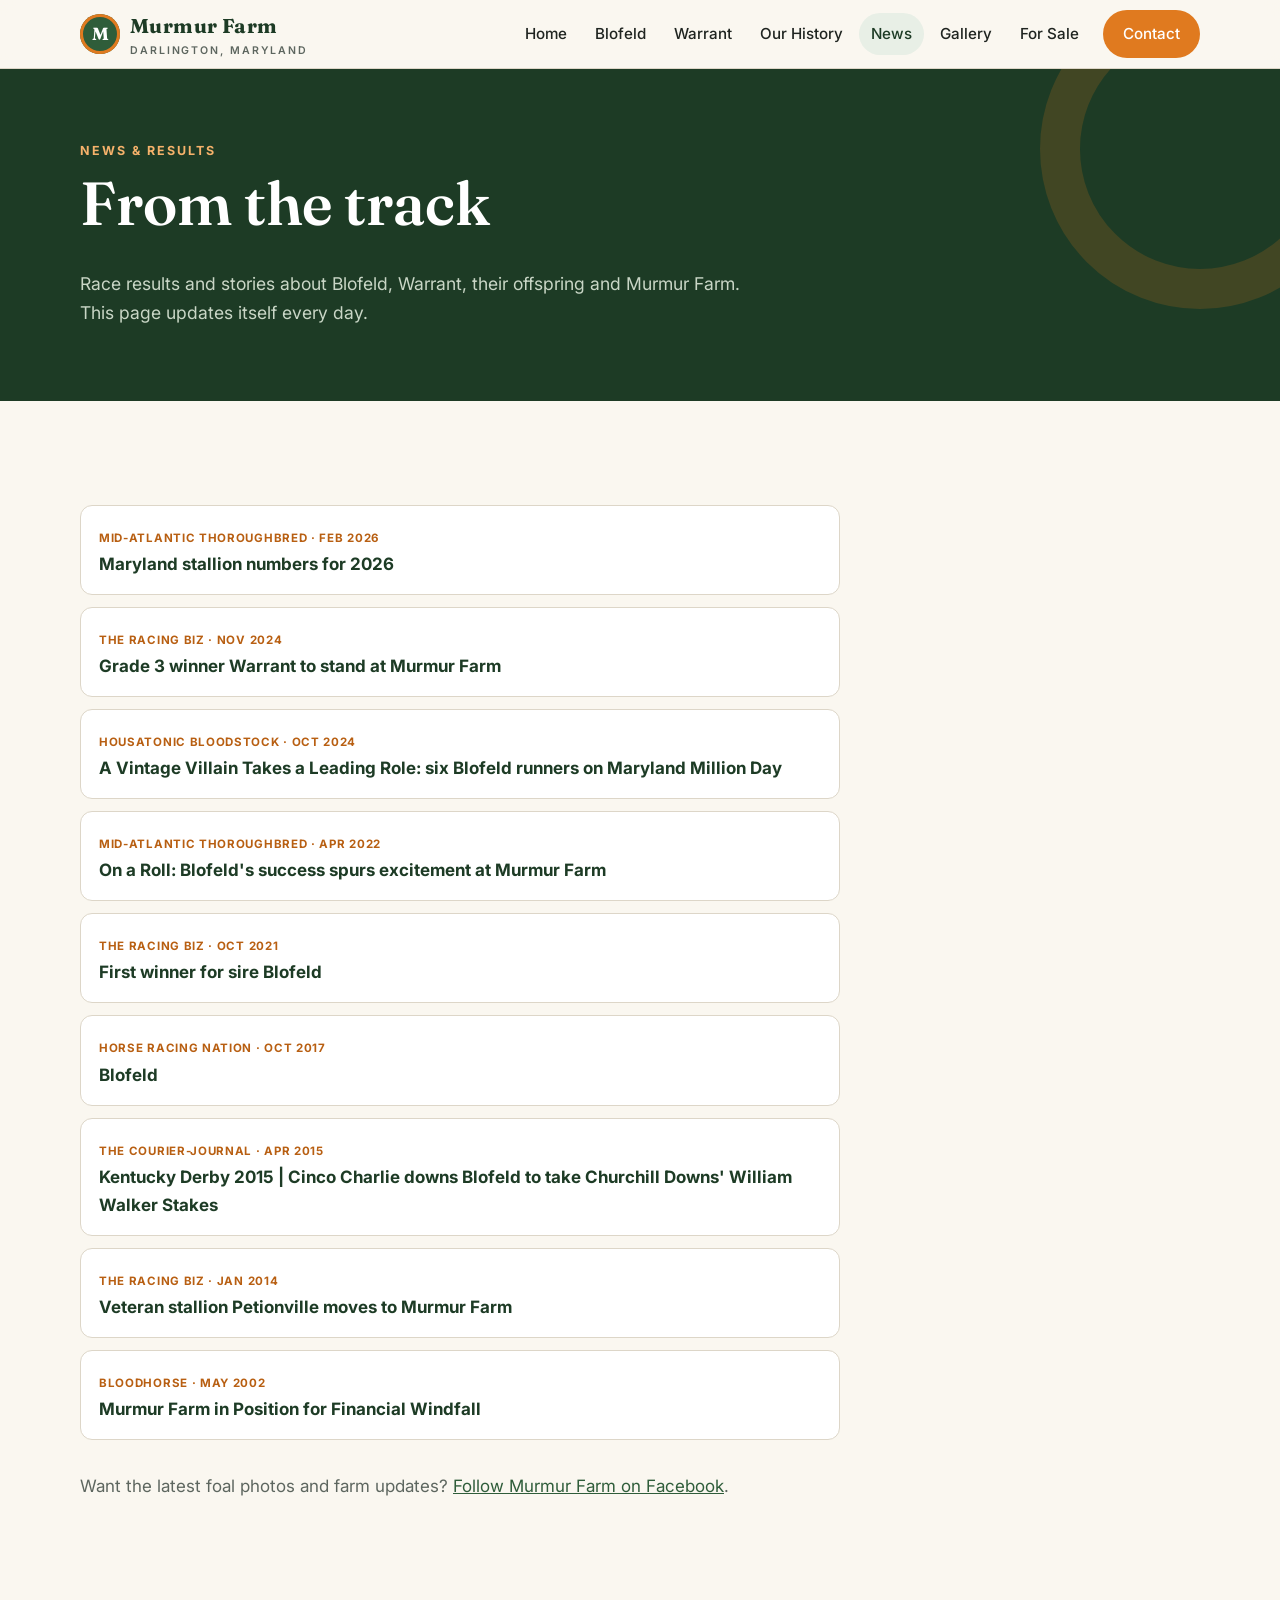
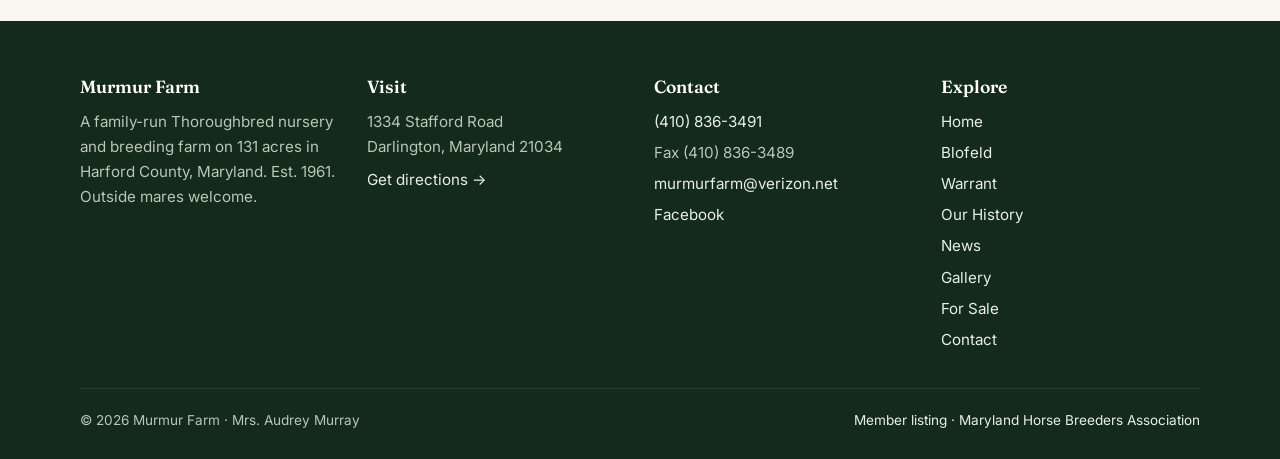
<file: news.html>
<!doctype html>
<html lang="en">
<head>
  <meta charset="utf-8">
  <meta name="viewport" content="width=device-width, initial-scale=1">
  <title>News &amp; Results · Murmur Farm</title>
  <meta name="description" content="The latest race results and news for Murmur Farm stallions Blofeld and Warrant and their offspring.">
  <!-- seo:start (written by scripts/build.py) -->
  <script>document.documentElement.classList.add('js')</script>
  <meta name="robots" content="noindex, nofollow">
  <meta property="og:type" content="website">
  <meta property="og:site_name" content="Murmur Farm">
  <meta property="og:title" content="News &amp; Results · Murmur Farm">
  <meta property="og:description" content="The latest race results and news for Murmur Farm stallions Blofeld and Warrant and their offspring.">
  <meta property="og:url" content="https://smurray88.github.io/Murmur-Farm/news.html">
  <meta property="og:image" content="https://smurray88.github.io/Murmur-Farm/photos/sign.jpg">
  <meta property="og:image:alt" content="The Murmur Farm sign at the entrance on Stafford Road">
  <meta name="twitter:card" content="summary_large_image">
  <meta name="twitter:image" content="https://smurray88.github.io/Murmur-Farm/photos/sign.jpg">
  <meta name="geo.region" content="US-MD">
  <meta name="geo.placename" content="Darlington, Maryland">
  <script type="application/ld+json">{"@context": "https://schema.org", "@type": "LocalBusiness", "@id": "https://murmurfarm.com/#farm", "name": "Murmur Farm", "description": "Family-run Thoroughbred nursery and breeding farm on 131 acres in Darlington, Maryland, offering boarding, breeding, foaling, layups and sales prep, and standing the stallions Blofeld and Warrant.", "url": "https://murmurfarm.com/", "image": "https://smurray88.github.io/Murmur-Farm/photos/sign.jpg", "telephone": "+1-410-836-3491", "faxNumber": "+1-410-836-3489", "email": "murmurfarm@verizon.net", "foundingDate": "1961", "founder": [{"@type": "Person", "name": "Allen Murray"}, {"@type": "Person", "name": "Audrey Murray"}], "address": {"@type": "PostalAddress", "streetAddress": "1334 Stafford Road", "addressLocality": "Darlington", "addressRegion": "MD", "postalCode": "21034", "addressCountry": "US"}, "geo": {"@type": "GeoCoordinates", "latitude": 39.626205, "longitude": -76.183938}, "hasMap": "https://www.google.com/maps/search/?api=1&query=1334+Stafford+Road+Darlington+MD+21034", "areaServed": ["Maryland", "Pennsylvania", "Delaware", "Mid-Atlantic United States"], "sameAs": ["https://www.facebook.com/share/1CnTeYEJyW/", "https://marylandthoroughbred.com/cms/index.php/directory-home/22-murmur-farm"], "knowsAbout": ["Thoroughbred breeding", "Foaling", "Mare care", "Horse boarding", "Layups", "Sales preparation"], "makesOffer": [{"@type": "Offer", "itemOffered": {"@type": "Service", "name": "Permanent and seasonal horse boarding (outside mares welcome)"}}, {"@type": "Offer", "itemOffered": {"@type": "Service", "name": "Thoroughbred breeding"}}, {"@type": "Offer", "itemOffered": {"@type": "Service", "name": "Foaling with overnight watch"}}, {"@type": "Offer", "itemOffered": {"@type": "Service", "name": "Layups"}}, {"@type": "Offer", "itemOffered": {"@type": "Service", "name": "Sales preparation"}}, {"@type": "Offer", "itemOffered": {"@type": "Service", "name": "Stallion showings"}}]}</script>
  <script type="application/ld+json">{"@context": "https://schema.org", "@type": "BreadcrumbList", "itemListElement": [{"@type": "ListItem", "position": 1, "name": "Home", "item": "https://murmurfarm.com/"}, {"@type": "ListItem", "position": 2, "name": "News", "item": "https://murmurfarm.com/news.html"}]}</script>
  <!-- seo:end -->
  <meta name="theme-color" content="#1d3b25">
  <link rel="preconnect" href="https://fonts.googleapis.com">
  <link rel="preconnect" href="https://fonts.gstatic.com" crossorigin>
  <link href="https://fonts.googleapis.com/css2?family=Fraunces:opsz,wght@9..144,500;9..144,600;9..144,700&family=Inter:wght@400;500;600;700&display=swap" rel="stylesheet">
  <link rel="stylesheet" href="assets/styles.css?v=202610230426">
</head>
<body>
<header id="site-header" class="site-header">
  <div class="wrap">
    <a class="brand" href="index.html" aria-label="Murmur Farm home"><span class="brand-mark" aria-hidden="true">M</span><span class="brand-name">Murmur Farm<small>Darlington, Maryland</small></span></a>
    <button class="menu-toggle" type="button" aria-label="Open menu" aria-expanded="false" aria-controls="nav"><svg viewBox="0 0 24 24" fill="none" stroke="currentColor" stroke-width="2" stroke-linecap="round"><path d="M4 7h16M4 12h16M4 17h16"/></svg></button>
    <nav class="nav" id="nav" aria-label="Main"><a href="index.html">Home</a><a href="blofeld.html">Blofeld</a><a href="warrant.html">Warrant</a><a href="history.html">Our History</a><a href="news.html" aria-current="page">News</a><a href="gallery.html">Gallery</a><a href="for-sale.html">For Sale</a><a class="btn btn-primary" href="contact.html">Contact</a></nav>
  </div>
</header>

<main>
  <section class="page-hero">
    <div class="wrap">
      <span class="eyebrow">News &amp; Results</span>
      <h1>From the track</h1>
      <p>Race results and stories about Blofeld, Warrant, their offspring and Murmur Farm. This page updates itself every day.</p>
    </div>
  </section>

  <section class="section">
    <div class="wrap">
      <ul class="news" data-news="20" style="max-width:760px">
        <li><a href="https://midatlantictb.com/index.php/about-midatlantictb/news-stories/1923-maryland-stallion-numbers-for-2026" rel="noopener"><small>Mid-Atlantic Thoroughbred · <time datetime="2026-02-01">Feb 2026</time></small><strong>Maryland stallion numbers for 2026</strong></a></li>
        <li><a href="https://www.theracingbiz.com/?p=105200" rel="noopener"><small>The Racing Biz · <time datetime="2024-11-17">Nov 2024</time></small><strong>Grade 3 winner Warrant to stand at Murmur Farm</strong></a></li>
        <li><a href="https://housatonicbloodstock.substack.com/p/a-vintage-villain-takes-a-leading" rel="noopener"><small>Housatonic Bloodstock · <time datetime="2024-10-09">Oct 2024</time></small><strong>A Vintage Villain Takes a Leading Role: six Blofeld runners on Maryland Million Day</strong></a></li>
        <li><a href="https://midatlantictb.com/index.php/midatlantic-tb/featured-articles/1380-on-a-roll-blofeld-s-success-spurs-excitement-at-murmur-farm" rel="noopener"><small>Mid-Atlantic Thoroughbred · <time datetime="2022-04-01">Apr 2022</time></small><strong>On a Roll: Blofeld&#x27;s success spurs excitement at Murmur Farm</strong></a></li>
        <li><a href="https://www.theracingbiz.com/2021/10/17/first-winner-for-sire-blofeld/" rel="noopener"><small>The Racing Biz · <time datetime="2021-10-17">Oct 2021</time></small><strong>First winner for sire Blofeld</strong></a></li>
        <li><a href="https://news.google.com/rss/articles/CBMiW0FVX3lxTFBkd1FHdVE4b1dCZGJNVXRYdFFVMDdpS0Rxcmd3Vm1Bejk2aTlVcURSTzA0bUQ1UXdxYkljRGNWR01FdjVDYmRNUDdOYkVvU2VqX09PMXdrdVBlelk?oc=5" rel="noopener"><small>Horse Racing Nation · <time datetime="2017-10-10">Oct 2017</time></small><strong>Blofeld</strong></a></li>
        <li><a href="https://news.google.com/rss/articles/[base64]?oc=5" rel="noopener"><small>The Courier-Journal · <time datetime="2015-04-25">Apr 2015</time></small><strong>Kentucky Derby 2015 | Cinco Charlie downs Blofeld to take Churchill Downs&#x27; William Walker Stakes</strong></a></li>
        <li><a href="https://www.theracingbiz.com/2014/01/31/veteran-stallion-petionville-moves-murmur-farm/" rel="noopener"><small>The Racing Biz · <time datetime="2014-01-31">Jan 2014</time></small><strong>Veteran stallion Petionville moves to Murmur Farm</strong></a></li>
        <li><a href="https://news.google.com/rss/articles/[base64]?oc=5" rel="noopener"><small>BloodHorse · <time datetime="2002-05-21">May 2002</time></small><strong>Murmur Farm in Position for Financial Windfall</strong></a></li>
      </ul>
      <p class="muted mt-2" style="max-width:760px">Want the latest foal photos and farm updates? <a href="https://www.facebook.com/share/1CnTeYEJyW/" rel="noopener">Follow Murmur Farm on Facebook</a>.</p>
    </div>
  </section>
</main>

<footer id="site-footer" class="site-footer">
  <div class="wrap">
    <div class="footer-grid">
      <div><h2 class="footer-h">Murmur Farm</h2><p>A family-run Thoroughbred nursery and breeding farm on 131 acres in Harford County, Maryland. Est. 1961. Outside mares welcome.</p></div>
      <div><h2 class="footer-h">Visit</h2><address>1334 Stafford Road<br>Darlington, Maryland 21034</address><a href="https://www.google.com/maps/search/?api=1&query=1334+Stafford+Road+Darlington+MD+21034">Get directions →</a></div>
      <div><h2 class="footer-h">Contact</h2><ul><li><a href="tel:+14108363491">(410) 836-3491</a></li><li>Fax (410) 836-3489</li><li><a href="mailto:murmurfarm@verizon.net">murmurfarm@verizon.net</a></li><li><a href="https://www.facebook.com/share/1CnTeYEJyW/" rel="noopener">Facebook</a></li></ul></div>
      <div><h2 class="footer-h">Explore</h2><ul><li><a href="index.html">Home</a></li><li><a href="blofeld.html">Blofeld</a></li><li><a href="warrant.html">Warrant</a></li><li><a href="history.html">Our History</a></li><li><a href="news.html">News</a></li><li><a href="gallery.html">Gallery</a></li><li><a href="for-sale.html">For Sale</a></li><li><a href="contact.html">Contact</a></li></ul></div>
    </div>
    <div class="footer-bottom"><span>© 2026 Murmur Farm · Mrs. Audrey Murray</span><a href="https://marylandthoroughbred.com/cms/index.php/directory-home/22-murmur-farm">Member listing · Maryland Horse Breeders Association</a></div>
  </div>
</footer>
<script src="assets/site.js?v=202610230426"></script>
</body>
</html>
</file>
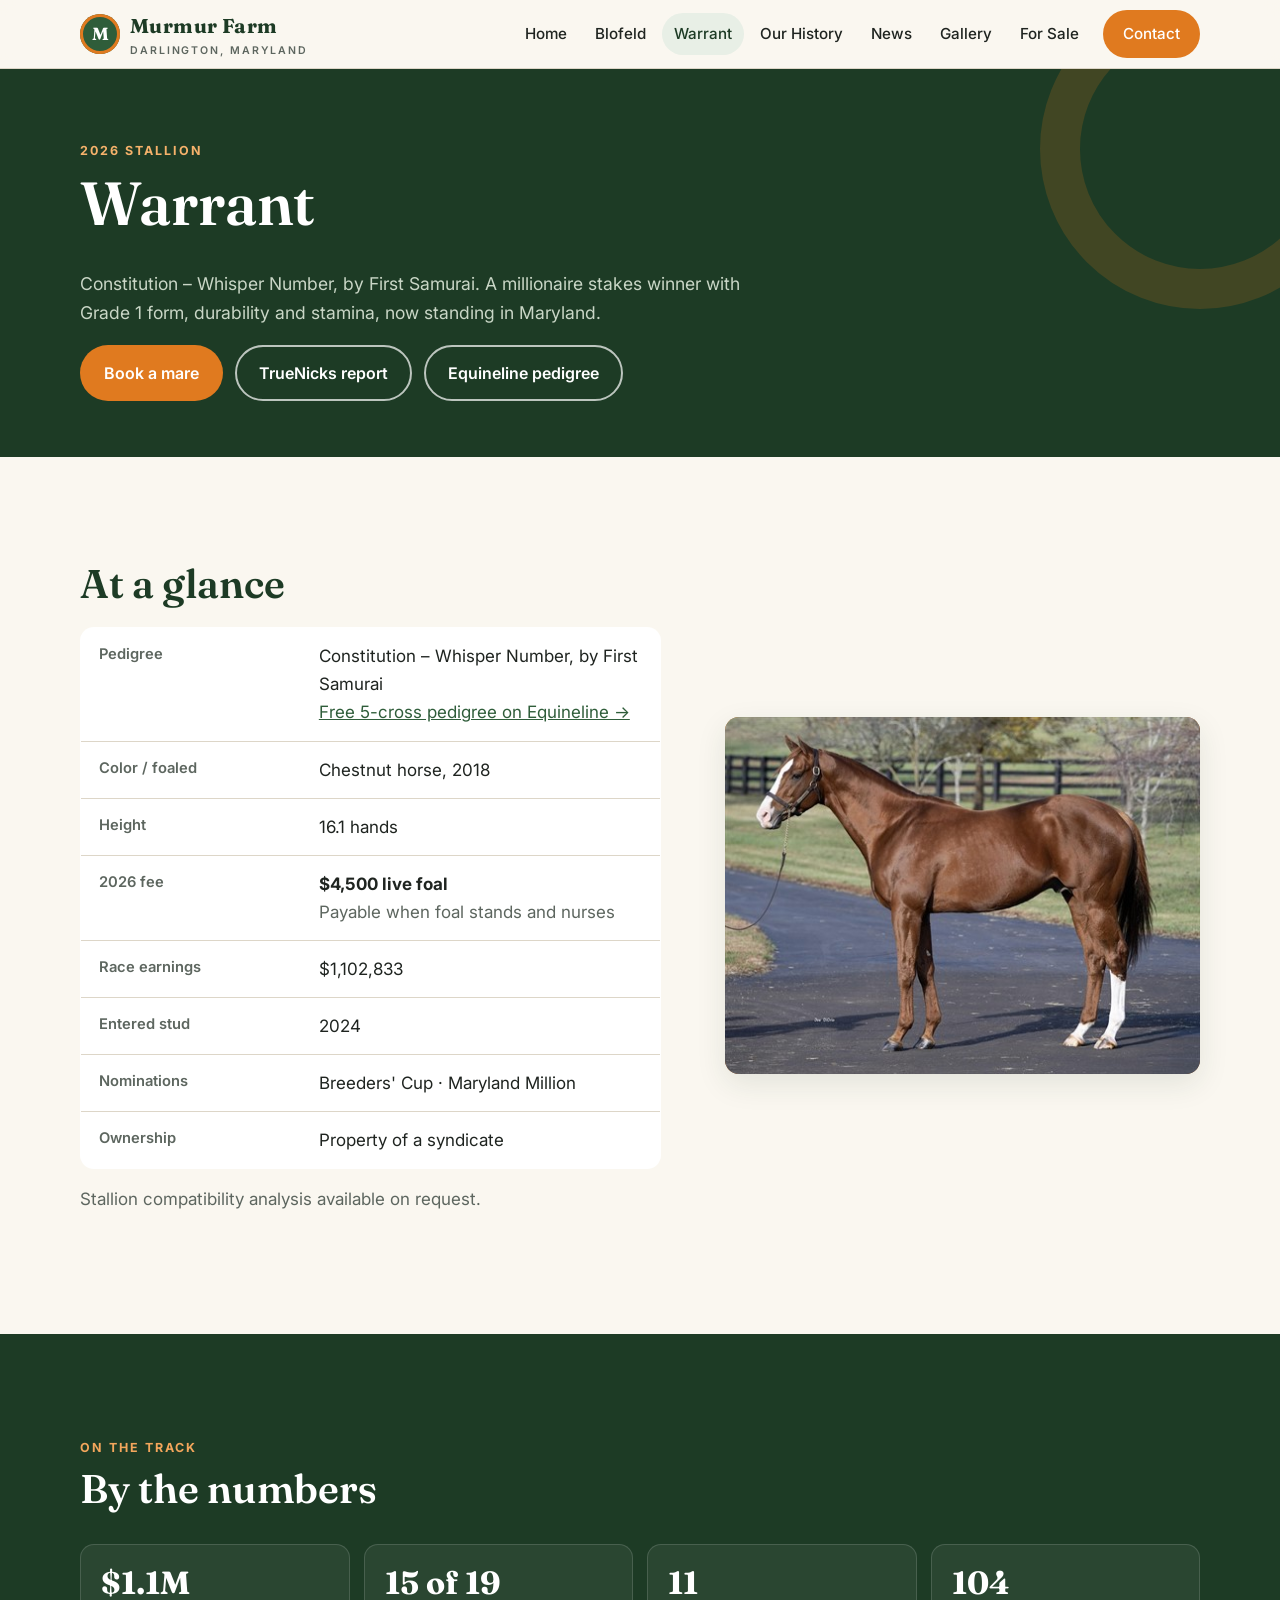
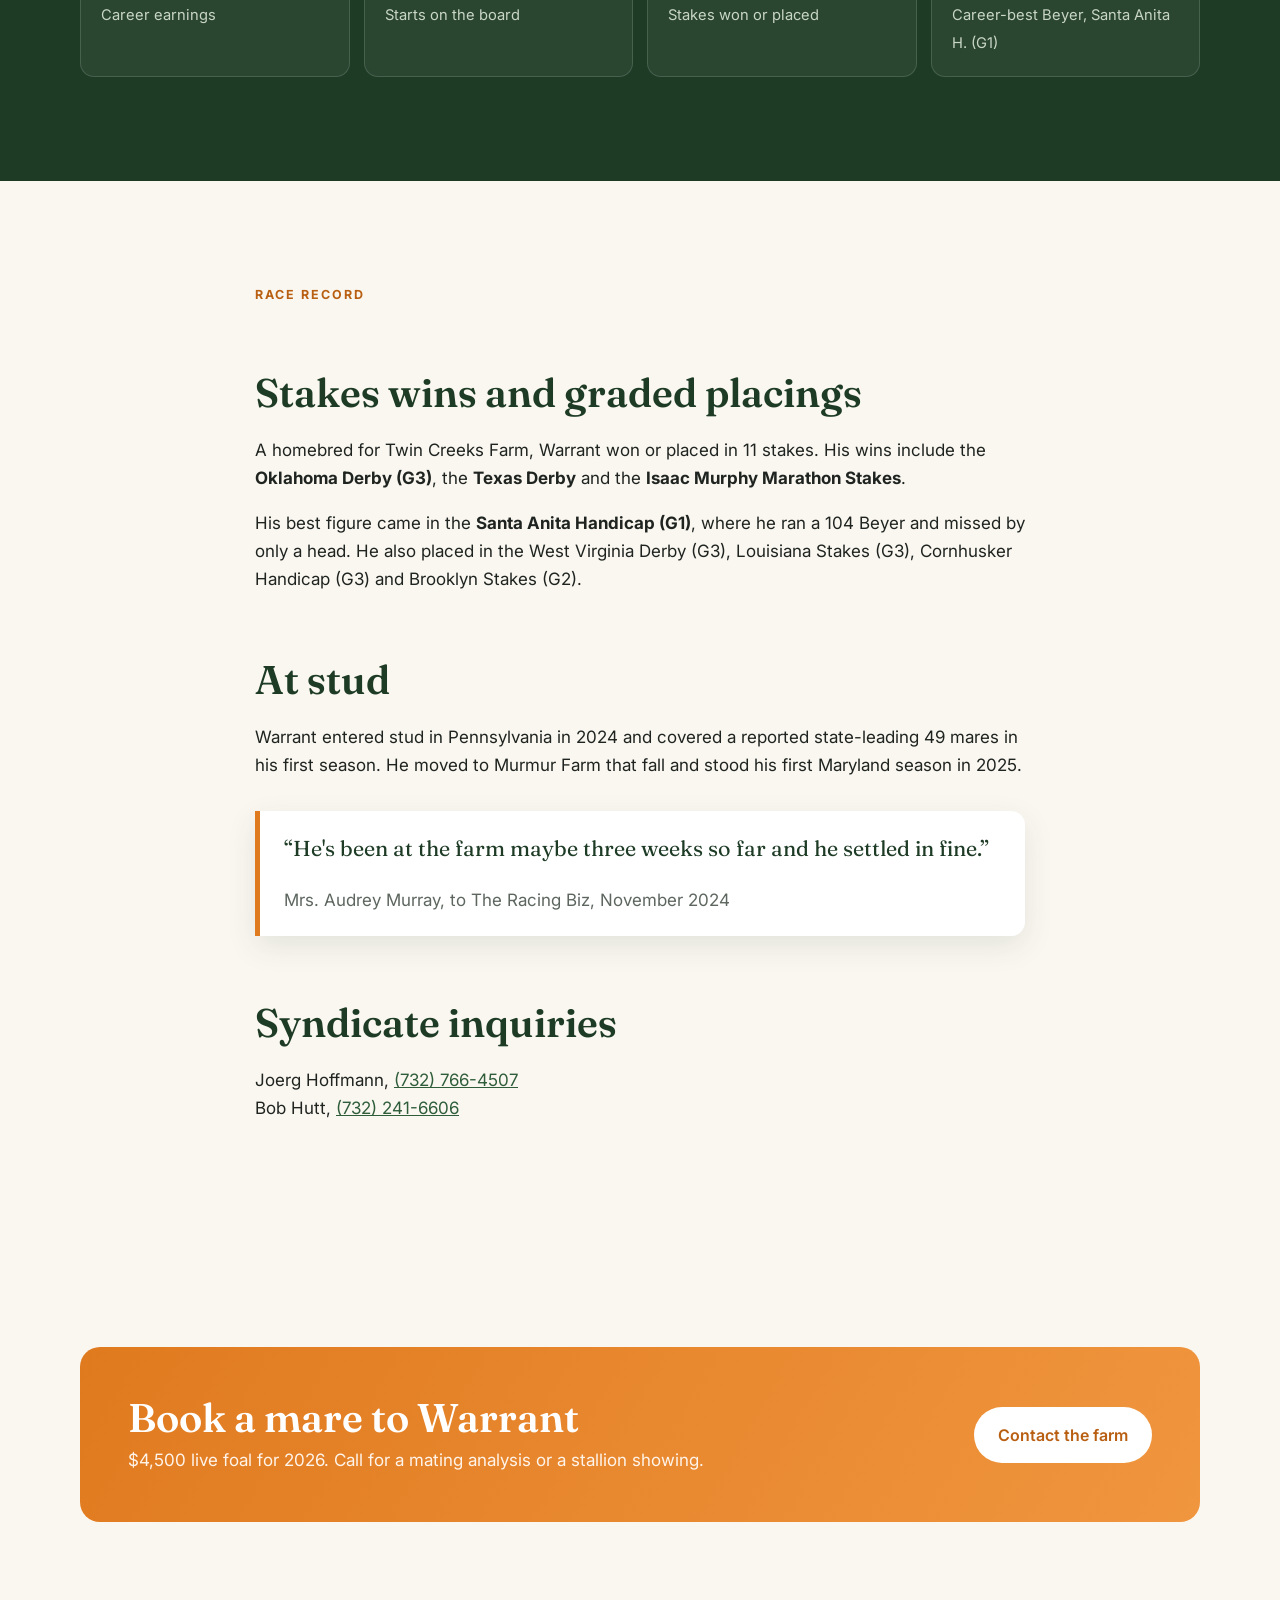
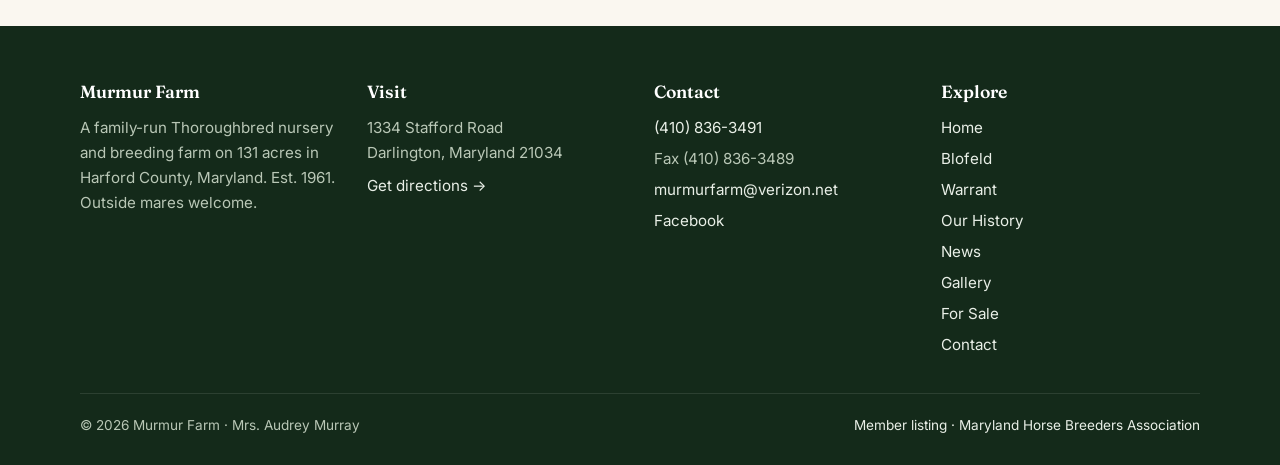
<file: warrant.html>
<!doctype html>
<html lang="en">
<head>
  <meta charset="utf-8">
  <meta name="viewport" content="width=device-width, initial-scale=1">
  <title>Warrant · Stallion at Murmur Farm</title>
  <meta name="description" content="Warrant (Constitution – Whisper Number), Grade 3 winner of $1,102,833 and Grade 1-placed, stands at Murmur Farm for $4,500 live foal in 2026.">
  <!-- seo:start (written by scripts/build.py) -->
  <script>document.documentElement.classList.add('js')</script>
  <meta name="robots" content="noindex, nofollow">
  <meta property="og:type" content="website">
  <meta property="og:site_name" content="Murmur Farm">
  <meta property="og:title" content="Warrant · Stallion at Murmur Farm">
  <meta property="og:description" content="Warrant (Constitution – Whisper Number), Grade 3 winner of $1,102,833 and Grade 1-placed, stands at Murmur Farm for $4,500 live foal in 2026.">
  <meta property="og:url" content="https://smurray88.github.io/Murmur-Farm/warrant.html">
  <meta property="og:image" content="https://smurray88.github.io/Murmur-Farm/photos/sign.jpg">
  <meta property="og:image:alt" content="The Murmur Farm sign at the entrance on Stafford Road">
  <meta name="twitter:card" content="summary_large_image">
  <meta name="twitter:image" content="https://smurray88.github.io/Murmur-Farm/photos/sign.jpg">
  <meta name="geo.region" content="US-MD">
  <meta name="geo.placename" content="Darlington, Maryland">
  <script type="application/ld+json">{"@context": "https://schema.org", "@type": "LocalBusiness", "@id": "https://murmurfarm.com/#farm", "name": "Murmur Farm", "description": "Family-run Thoroughbred nursery and breeding farm on 131 acres in Darlington, Maryland, offering boarding, breeding, foaling, layups and sales prep, and standing the stallions Blofeld and Warrant.", "url": "https://murmurfarm.com/", "image": "https://smurray88.github.io/Murmur-Farm/photos/sign.jpg", "telephone": "+1-410-836-3491", "faxNumber": "+1-410-836-3489", "email": "murmurfarm@verizon.net", "foundingDate": "1961", "founder": [{"@type": "Person", "name": "Allen Murray"}, {"@type": "Person", "name": "Audrey Murray"}], "address": {"@type": "PostalAddress", "streetAddress": "1334 Stafford Road", "addressLocality": "Darlington", "addressRegion": "MD", "postalCode": "21034", "addressCountry": "US"}, "geo": {"@type": "GeoCoordinates", "latitude": 39.626205, "longitude": -76.183938}, "hasMap": "https://www.google.com/maps/search/?api=1&query=1334+Stafford+Road+Darlington+MD+21034", "areaServed": ["Maryland", "Pennsylvania", "Delaware", "Mid-Atlantic United States"], "sameAs": ["https://www.facebook.com/share/1CnTeYEJyW/", "https://marylandthoroughbred.com/cms/index.php/directory-home/22-murmur-farm"], "knowsAbout": ["Thoroughbred breeding", "Foaling", "Mare care", "Horse boarding", "Layups", "Sales preparation"], "makesOffer": [{"@type": "Offer", "itemOffered": {"@type": "Service", "name": "Permanent and seasonal horse boarding (outside mares welcome)"}}, {"@type": "Offer", "itemOffered": {"@type": "Service", "name": "Thoroughbred breeding"}}, {"@type": "Offer", "itemOffered": {"@type": "Service", "name": "Foaling with overnight watch"}}, {"@type": "Offer", "itemOffered": {"@type": "Service", "name": "Layups"}}, {"@type": "Offer", "itemOffered": {"@type": "Service", "name": "Sales preparation"}}, {"@type": "Offer", "itemOffered": {"@type": "Service", "name": "Stallion showings"}}]}</script>
  <script type="application/ld+json">{"@context": "https://schema.org", "@type": "Service", "name": "Warrant: 2026 stallion season at Murmur Farm", "serviceType": "Thoroughbred stallion breeding", "description": "Constitution – Whisper Number, by First Samurai. Chestnut, 2018, 16.1 hands. Grade 3 winner of $1,102,833 and second in the Santa Anita Handicap (G1).", "provider": {"@id": "https://murmurfarm.com/#farm"}, "areaServed": "Mid-Atlantic United States", "offers": {"@type": "Offer", "price": "4500", "priceCurrency": "USD", "description": "Live foal. Payable when foal stands and nurses."}}</script>
  <script type="application/ld+json">{"@context": "https://schema.org", "@type": "BreadcrumbList", "itemListElement": [{"@type": "ListItem", "position": 1, "name": "Home", "item": "https://murmurfarm.com/"}, {"@type": "ListItem", "position": 2, "name": "Warrant", "item": "https://murmurfarm.com/warrant.html"}]}</script>
  <!-- seo:end -->
  <meta name="theme-color" content="#1d3b25">
  <link rel="preconnect" href="https://fonts.googleapis.com">
  <link rel="preconnect" href="https://fonts.gstatic.com" crossorigin>
  <link href="https://fonts.googleapis.com/css2?family=Fraunces:opsz,wght@9..144,500;9..144,600;9..144,700&family=Inter:wght@400;500;600;700&display=swap" rel="stylesheet">
  <link rel="stylesheet" href="assets/styles.css?v=202610230426">
</head>
<body>
<header id="site-header" class="site-header">
  <div class="wrap">
    <a class="brand" href="index.html" aria-label="Murmur Farm home"><span class="brand-mark" aria-hidden="true">M</span><span class="brand-name">Murmur Farm<small>Darlington, Maryland</small></span></a>
    <button class="menu-toggle" type="button" aria-label="Open menu" aria-expanded="false" aria-controls="nav"><svg viewBox="0 0 24 24" fill="none" stroke="currentColor" stroke-width="2" stroke-linecap="round"><path d="M4 7h16M4 12h16M4 17h16"/></svg></button>
    <nav class="nav" id="nav" aria-label="Main"><a href="index.html">Home</a><a href="blofeld.html">Blofeld</a><a href="warrant.html" aria-current="page">Warrant</a><a href="history.html">Our History</a><a href="news.html">News</a><a href="gallery.html">Gallery</a><a href="for-sale.html">For Sale</a><a class="btn btn-primary" href="contact.html">Contact</a></nav>
  </div>
</header>

<main>
  <section class="page-hero">
    <div class="wrap">
      <span class="eyebrow">2026 Stallion</span>
      <h1>Warrant</h1>
      <p>Constitution – Whisper Number, by First Samurai. A millionaire stakes winner with Grade 1 form, durability and stamina, now standing in Maryland.</p>
      <div class="btn-row mt-1">
        <a class="btn btn-primary" href="tel:+14108363491">Book a mare</a>
        <a class="btn btn-light" href="http://www.truenicks.com/free-reports/hypothetical-mating/form?referenceNumber=10443736">TrueNicks report</a>
        <a class="btn btn-light" href="https://www.equineline.com/Free-5X-Pedigree.cfm?page_state=ORDER_AND_CONFIRM&amp;reference_number=10443736&amp;registry=T&amp;horse_name=Warrant">Equineline pedigree</a>
      </div>
    </div>
  </section>

  <section class="section">
    <div class="wrap split">
      <div>
        <h2>At a glance</h2>
        <table class="facts">
          <tr><th>Pedigree</th><td>Constitution – Whisper Number, by First Samurai<br><a href="https://www.equineline.com/Free-5X-Pedigree.cfm?page_state=ORDER_AND_CONFIRM&amp;reference_number=10443736&amp;registry=T&amp;horse_name=Warrant">Free 5-cross pedigree on Equineline →</a></td></tr>
          <tr><th>Color / foaled</th><td>Chestnut horse, 2018</td></tr>
          <tr><th>Height</th><td>16.1 hands</td></tr>
          <tr><th>2026 fee</th><td><strong>$4,500 live foal</strong><br><span class="muted">Payable when foal stands and nurses</span></td></tr>
          <tr><th>Race earnings</th><td>$1,102,833</td></tr>
          <tr><th>Entered stud</th><td>2024</td></tr>
          <tr><th>Nominations</th><td>Breeders' Cup · Maryland Million</td></tr>
          <tr><th>Ownership</th><td>Property of a syndicate</td></tr>
        </table>
        <p class="muted mt-1">Stallion compatibility analysis available on request.</p>
      </div>
      <div class="photo chestnut" data-initial="W">
        <img src="photos/warrant.jpg" alt="Warrant" onerror="this.remove()">
      </div>
    </div>
  </section>

  <section class="section dark">
    <div class="wrap">
      <span class="eyebrow">On the track</span>
      <h2>By the numbers</h2>
      <div class="stats mt-2">
        <div class="stat"><strong>$1.1M</strong><span>Career earnings</span></div>
        <div class="stat"><strong>15 of 19</strong><span>Starts on the board</span></div>
        <div class="stat"><strong>11</strong><span>Stakes won or placed</span></div>
        <div class="stat"><strong>104</strong><span>Career-best Beyer, Santa Anita H. (G1)</span></div>
      </div>
    </div>
  </section>

  <section class="section">
    <div class="wrap prose">
      <span class="eyebrow">Race record</span>
      <h2>Stakes wins and graded placings</h2>
      <p>A homebred for Twin Creeks Farm, Warrant won or placed in 11 stakes. His wins include the <strong>Oklahoma Derby (G3)</strong>, the <strong>Texas Derby</strong> and the <strong>Isaac Murphy Marathon Stakes</strong>.</p>
      <p>His best figure came in the <strong>Santa Anita Handicap (G1)</strong>, where he ran a 104 Beyer and missed by only a head. He also placed in the West Virginia Derby (G3), Louisiana Stakes (G3), Cornhusker Handicap (G3) and Brooklyn Stakes (G2).</p>

      <h2>At stud</h2>
      <p>Warrant entered stud in Pennsylvania in 2024 and covered a reported state-leading 49 mares in his first season. He moved to Murmur Farm that fall and stood his first Maryland season in 2025.</p>
      <div class="callout mt-2">
        <p class="quote">“He's been at the farm maybe three weeks so far and he settled in fine.”</p>
        <p class="muted" style="margin:0">Mrs. Audrey Murray, to The Racing Biz, November 2024</p>
      </div>

      <h2>Syndicate inquiries</h2>
      <p>Joerg Hoffmann, <a href="tel:+17327664507">(732) 766-4507</a><br>Bob Hutt, <a href="tel:+17322416606">(732) 241-6606</a></p>
    </div>
  </section>

  <section class="section">
    <div class="wrap">
      <div class="cta">
        <div><h2>Book a mare to Warrant</h2><p>$4,500 live foal for 2026. Call for a mating analysis or a stallion showing.</p></div>
        <a class="btn" href="contact.html">Contact the farm</a>
      </div>
    </div>
  </section>
</main>

<footer id="site-footer" class="site-footer">
  <div class="wrap">
    <div class="footer-grid">
      <div><h2 class="footer-h">Murmur Farm</h2><p>A family-run Thoroughbred nursery and breeding farm on 131 acres in Harford County, Maryland. Est. 1961. Outside mares welcome.</p></div>
      <div><h2 class="footer-h">Visit</h2><address>1334 Stafford Road<br>Darlington, Maryland 21034</address><a href="https://www.google.com/maps/search/?api=1&query=1334+Stafford+Road+Darlington+MD+21034">Get directions →</a></div>
      <div><h2 class="footer-h">Contact</h2><ul><li><a href="tel:+14108363491">(410) 836-3491</a></li><li>Fax (410) 836-3489</li><li><a href="mailto:murmurfarm@verizon.net">murmurfarm@verizon.net</a></li><li><a href="https://www.facebook.com/share/1CnTeYEJyW/" rel="noopener">Facebook</a></li></ul></div>
      <div><h2 class="footer-h">Explore</h2><ul><li><a href="index.html">Home</a></li><li><a href="blofeld.html">Blofeld</a></li><li><a href="warrant.html">Warrant</a></li><li><a href="history.html">Our History</a></li><li><a href="news.html">News</a></li><li><a href="gallery.html">Gallery</a></li><li><a href="for-sale.html">For Sale</a></li><li><a href="contact.html">Contact</a></li></ul></div>
    </div>
    <div class="footer-bottom"><span>© 2026 Murmur Farm · Mrs. Audrey Murray</span><a href="https://marylandthoroughbred.com/cms/index.php/directory-home/22-murmur-farm">Member listing · Maryland Horse Breeders Association</a></div>
  </div>
</footer>
<script src="assets/site.js?v=202610230426"></script>
</body>
</html>
</file>
<file: assets/styles.css>
/* Murmur Farm — brand tokens. Adjust these two to match the logo exactly. */
:root {
  --green: #2f5d3a;
  --green-deep: #1d3b25;
  --green-soft: #e8efe6;
  --orange: #e07a1f;
  --orange-deep: #b85f12;
  --cream: #faf7f0;
  --ink: #1f2420;
  --muted: #5d665f;
  --line: #ddd6c8;
  --card: #ffffff;
  --radius: 14px;
  --shadow: 0 10px 30px rgba(29, 59, 37, 0.10);
  --serif: "Fraunces", Georgia, "Times New Roman", serif;
  --sans: "Inter", system-ui, -apple-system, "Segoe UI", Roboto, sans-serif;
}

*, *::before, *::after { box-sizing: border-box; }
html { scroll-behavior: smooth; -webkit-text-size-adjust: 100%; }
body {
  margin: 0;
  font-family: var(--sans);
  color: var(--ink);
  background: var(--cream);
  line-height: 1.65;
  font-size: 17px;
}
img { max-width: 100%; display: block; }
a { color: var(--green); }
a:hover { color: var(--orange-deep); }
h1, h2, h3 { font-family: var(--serif); line-height: 1.15; color: var(--green-deep); margin: 0 0 .5em; font-weight: 600; }
h1 { font-size: clamp(2.2rem, 6vw, 3.8rem); }
h2 { font-size: clamp(1.7rem, 4vw, 2.5rem); }
h3 { font-size: 1.3rem; }
p { margin: 0 0 1em; }

.wrap { width: min(1120px, 100% - 32px); margin-inline: auto; }
.eyebrow {
  font-size: .78rem; letter-spacing: .16em; text-transform: uppercase;
  color: var(--orange-deep); font-weight: 700; margin-bottom: .6em; display: block;
}
.section { padding: clamp(56px, 9vw, 104px) 0; }
.section.alt { background: var(--green-soft); }
.section.dark { background: var(--green-deep); color: #eef3ec; }
.section.dark h2, .section.dark h3 { color: #fff; }
.section.dark .eyebrow { color: #f3a65c; }
.lead { font-size: 1.15rem; color: var(--muted); max-width: 60ch; }
.section.dark .lead { color: #c9d6c6; }

/* Header */
.site-header {
  position: sticky; top: 0; z-index: 50;
  background: rgba(250, 247, 240, .94);
  backdrop-filter: blur(8px); -webkit-backdrop-filter: blur(8px);
  border-bottom: 1px solid var(--line);
}
.site-header .wrap { display: flex; align-items: center; justify-content: space-between; height: 68px; }
.brand { display: flex; align-items: center; gap: 10px; text-decoration: none; color: var(--green-deep); }
.brand-mark {
  width: 40px; height: 40px; border-radius: 50%;
  background: var(--green); color: #fff; display: grid; place-items: center;
  font-family: var(--serif); font-weight: 700; font-size: 1.1rem;
  box-shadow: inset 0 0 0 3px var(--orange);
}
.brand-name { font-family: var(--serif); font-weight: 700; font-size: 1.25rem; letter-spacing: .02em; }
.brand-name small { display: block; font-family: var(--sans); font-size: .66rem; letter-spacing: .18em; text-transform: uppercase; color: var(--muted); font-weight: 600; }
.nav { display: flex; gap: 4px; align-items: center; }
.nav a {
  text-decoration: none; color: var(--ink); font-weight: 500; font-size: .95rem;
  padding: 8px 12px; border-radius: 999px;
}
.nav a:hover { background: var(--green-soft); color: var(--green-deep); }
.nav a[aria-current="page"] { color: var(--green-deep); background: var(--green-soft); }
.nav .btn { margin-left: 8px; }
.menu-toggle {
  display: none; background: none; border: 1px solid var(--line); border-radius: 10px;
  width: 44px; height: 44px; cursor: pointer; color: var(--green-deep);
}
.menu-toggle svg { width: 22px; height: 22px; }

@media (max-width: 1080px) {
  .menu-toggle { display: grid; place-items: center; }
  .nav {
    position: fixed; inset: 68px 0 auto 0; flex-direction: column; align-items: stretch;
    background: var(--cream); padding: 12px 16px 24px; gap: 2px;
    border-bottom: 1px solid var(--line); box-shadow: var(--shadow);
    transform: translateY(-120%); transition: transform .25s ease; visibility: hidden;
  }
  .nav.open { transform: none; visibility: visible; }
  .nav a { padding: 14px 12px; border-radius: 10px; font-size: 1.05rem; }
  .nav .btn { margin: 10px 0 0; text-align: center; }
}

/* Buttons */
.btn {
  display: inline-flex; align-items: center; justify-content: center; gap: 8px;
  padding: 13px 22px; border-radius: 999px; font-weight: 600; text-decoration: none;
  border: 2px solid transparent; transition: transform .15s ease, background .15s ease;
  font-size: 1rem; min-height: 48px;
}
.btn:hover { transform: translateY(-1px); }
.btn-primary { background: var(--orange); color: #fff; }
.btn-primary:hover { background: var(--orange-deep); color: #fff; }
.btn-ghost { border-color: currentColor; color: var(--green-deep); }
.btn-light { border-color: rgba(255,255,255,.7); color: #fff; }
.btn-light:hover { background: rgba(255,255,255,.12); color: #fff; }
.nav .btn-primary { color: #fff; padding: 9px 18px; min-height: 0; }
.btn-row { display: flex; flex-wrap: wrap; gap: 12px; }

/* Hero */
.hero {
  position: relative; color: #fff; min-height: min(82vh, 720px);
  display: flex; align-items: flex-end; overflow: hidden;
  background: linear-gradient(135deg, var(--green-deep), var(--green) 60%, #4a7a3f);
}
.hero-img { position: absolute; inset: 0; width: 100%; height: 100%; object-fit: cover; }
.hero::after {
  content: ""; position: absolute; inset: 0;
  background: linear-gradient(180deg, rgba(20,40,25,.10) 0%, rgba(20,40,25,.55) 45%, rgba(15,30,18,.90) 100%);
}
.hero .wrap { position: relative; z-index: 1; padding: 120px 0 64px; }
.hero h1 { color: #fff; max-width: 14ch; text-shadow: 0 2px 18px rgba(0,0,0,.35); }
.hero p { font-size: 1.18rem; max-width: 52ch; color: #eef3ec; text-shadow: 0 1px 10px rgba(0,0,0,.4); }
/* The small orange line sits on its own dark pill so the sign behind it never makes it hard to read */
.hero .eyebrow {
  display: inline-block; color: #f6b26b; background: rgba(15,30,18,.78);
  padding: 7px 14px; border-radius: 999px; margin-bottom: 18px;
  backdrop-filter: blur(4px); -webkit-backdrop-filter: blur(4px);
}
.page-hero { background: var(--green-deep); color: #fff; padding: 72px 0 56px; position: relative; overflow: hidden; }
.page-hero::before {
  content: ""; position: absolute; right: -80px; top: -80px; width: 320px; height: 320px;
  border-radius: 50%; border: 40px solid rgba(224,122,31,.18);
}
.page-hero h1 { color: #fff; }
.page-hero p { color: #c9d6c6; max-width: 60ch; font-size: 1.1rem; }
.page-hero .eyebrow { color: #f6b26b; }

/* Grids & cards */
.grid { display: grid; gap: 20px; }
.grid-2 { grid-template-columns: repeat(auto-fit, minmax(300px, 1fr)); }
.grid-3 { grid-template-columns: repeat(auto-fit, minmax(240px, 1fr)); }
.card {
  background: var(--card); border: 1px solid var(--line); border-radius: var(--radius);
  padding: 26px; box-shadow: 0 1px 0 rgba(0,0,0,.02);
}
.card h3 { margin-bottom: .35em; }
.card p:last-child { margin-bottom: 0; }
.icon {
  width: 46px; height: 46px; border-radius: 12px; background: var(--green-soft);
  color: var(--green); display: grid; place-items: center; margin-bottom: 14px;
}
.icon svg { width: 24px; height: 24px; }

.split { display: grid; gap: clamp(28px, 5vw, 64px); grid-template-columns: 1.1fr .9fr; align-items: center; }
@media (max-width: 820px) { .split { grid-template-columns: 1fr; } }
.photo {
  border-radius: var(--radius); overflow: hidden; box-shadow: var(--shadow);
  background: linear-gradient(135deg, var(--green), var(--green-deep)); aspect-ratio: 4 / 3;
}
.photo img { width: 100%; height: 100%; object-fit: cover; }

/* Stallion cards */
.stallion-card {
  display: flex; flex-direction: column; background: var(--card); border-radius: var(--radius);
  overflow: hidden; border: 1px solid var(--line); text-decoration: none; color: inherit;
  transition: transform .2s ease, box-shadow .2s ease;
}
.stallion-card:hover { transform: translateY(-3px); box-shadow: var(--shadow); color: inherit; }
.stallion-visual {
  aspect-ratio: 16 / 10; position: relative; display: grid; place-items: center;
  background: radial-gradient(circle at 30% 20%, #3f7a4b, var(--green-deep));
  color: rgba(255,255,255,.95);
}
.stallion-visual.chestnut { background: radial-gradient(circle at 30% 20%, #c8732a, #7a3d12); }
.stallion-visual .initial { font-family: var(--serif); font-size: 5.5rem; font-weight: 600; opacity: .9; }
.stallion-visual { overflow: hidden; }
.stallion-visual img { position: absolute; inset: 0; width: 100%; height: 100%; object-fit: cover; object-position: center 30%; }
.stallion-visual .tag { z-index: 1;
  position: absolute; right: 16px; top: 16px; background: var(--orange); color: #fff;
  font-size: .75rem; font-weight: 700; letter-spacing: .1em; text-transform: uppercase;
  padding: 6px 10px; border-radius: 999px;
}
.stallion-visual.chestnut .tag { background: var(--green); }
.stallion-body { padding: 24px; }
.stallion-body h3 { font-size: 1.8rem; margin-bottom: .2em; }
.pedigree { color: var(--muted); margin-bottom: 1em; }
.fee { display: flex; align-items: baseline; gap: 8px; margin-top: auto; }
.fee strong { font-family: var(--serif); font-size: 1.6rem; color: var(--orange-deep); }

/* Stats */
.stats { display: grid; grid-template-columns: repeat(auto-fit, minmax(150px, 1fr)); gap: 14px; }
.stat {
  background: var(--card); border: 1px solid var(--line); border-radius: var(--radius); padding: 20px;
}
.stat strong { display: block; font-family: var(--serif); font-size: 2rem; color: var(--green-deep); line-height: 1.1; }
.stat span { color: var(--muted); font-size: .92rem; }
.section.dark .stat { background: rgba(255,255,255,.06); border-color: rgba(255,255,255,.14); }
.section.dark .stat strong { color: #fff; }
.section.dark .stat span { color: #c9d6c6; }

/* Fact table */
.facts { width: 100%; border-collapse: collapse; background: var(--card); border-radius: var(--radius); overflow: hidden; border: 1px solid var(--line); }
.facts th, .facts td { text-align: left; padding: 14px 18px; border-bottom: 1px solid var(--line); vertical-align: top; }
.facts tr:last-child th, .facts tr:last-child td { border-bottom: 0; }
.facts th { width: 38%; color: var(--muted); font-weight: 600; font-size: .92rem; }

.pill-list { display: flex; flex-wrap: wrap; gap: 8px; padding: 0; margin: 0; list-style: none; }
.pill-list li {
  background: var(--card); border: 1px solid var(--line); border-radius: 999px;
  padding: 7px 14px; font-weight: 600; font-size: .95rem;
}
.pill-list li small { color: var(--muted); font-weight: 500; }

.prose { max-width: 70ch; }
.prose h2 { margin-top: 1.6em; }
.prose ul { padding-left: 1.2em; }
.prose li { margin-bottom: .4em; }

/* Timeline */
.timeline { list-style: none; margin: 0; padding: 0; position: relative; }
.timeline::before { content: ""; position: absolute; left: 11px; top: 6px; bottom: 6px; width: 2px; background: var(--line); }
.timeline li { position: relative; padding: 0 0 32px 44px; }
.timeline li::before {
  content: ""; position: absolute; left: 3px; top: 6px; width: 18px; height: 18px; border-radius: 50%;
  background: var(--cream); border: 4px solid var(--orange);
}
.timeline .year { font-family: var(--serif); font-size: 1.4rem; font-weight: 600; color: var(--green-deep); display: block; }

/* Callout */
.callout {
  background: var(--card); border-left: 5px solid var(--orange); border-radius: 0 var(--radius) var(--radius) 0;
  padding: 22px 24px; box-shadow: var(--shadow);
}
.quote { font-family: var(--serif); font-size: 1.35rem; line-height: 1.45; color: var(--green-deep); }

/* Gallery */
.gallery { display: grid; gap: 12px; grid-template-columns: repeat(auto-fill, minmax(220px, 1fr)); }
.gallery figure { margin: 0; border-radius: 12px; overflow: hidden; background: var(--green-soft); position: relative; aspect-ratio: 1; cursor: zoom-in; }
.gallery img { width: 100%; height: 100%; object-fit: cover; transition: transform .4s ease; }
.gallery figure:hover img { transform: scale(1.04); }
.gallery figcaption {
  position: absolute; inset: auto 0 0 0; padding: 22px 12px 10px; color: #fff; font-size: .88rem;
  background: linear-gradient(transparent, rgba(0,0,0,.65));
}
.gallery .placeholder {
  cursor: default; display: grid; place-items: center; text-align: center; padding: 18px;
  border: 2px dashed #b9c8b4; color: var(--muted); font-size: .92rem; background: transparent;
}
.lightbox {
  position: fixed; inset: 0; background: rgba(10,18,12,.92); display: none; z-index: 100;
  align-items: center; justify-content: center; padding: 16px;
}
.lightbox.open { display: flex; }
.lightbox img { max-height: 86vh; border-radius: 8px; }
.lightbox button {
  position: absolute; top: 14px; right: 14px; width: 48px; height: 48px; border-radius: 50%;
  border: 0; background: rgba(255,255,255,.15); color: #fff; font-size: 1.6rem; cursor: pointer;
}

/* Empty state */
.empty {
  text-align: center; padding: 56px 24px; background: var(--card); border: 1px solid var(--line);
  border-radius: var(--radius); max-width: 680px; margin-inline: auto;
}
.empty .icon { margin-inline: auto; width: 64px; height: 64px; border-radius: 50%; }

/* Contact */
.contact-list { list-style: none; padding: 0; margin: 0; display: grid; gap: 14px; }
.contact-list > li > a, .contact-list > li > div {
  display: flex; gap: 14px; align-items: center; text-decoration: none; color: inherit;
  background: var(--card); border: 1px solid var(--line); border-radius: var(--radius); padding: 18px;
}
.contact-list a:hover { border-color: var(--green); color: inherit; }
.contact-list .icon { margin: 0; flex: none; color: var(--green); font-size: inherit; }
.contact-list strong { display: block; }
.contact-list span { color: var(--muted); font-size: .95rem; }
.map { border: 0; width: 100%; aspect-ratio: 4 / 3; border-radius: var(--radius); box-shadow: var(--shadow); background: var(--green-soft); }

/* News list */
.news { list-style: none; padding: 0; margin: 0; display: grid; gap: 12px; }
.news a {
  display: block; text-decoration: none; color: inherit; background: var(--card);
  border: 1px solid var(--line); border-radius: 12px; padding: 16px 18px;
}
.news a:hover { border-color: var(--orange); color: inherit; }
.news small { color: var(--orange-deep); font-weight: 700; letter-spacing: .06em; text-transform: uppercase; font-size: .72rem; }
.news strong { display: block; color: var(--green-deep); }

/* CTA band */
.cta {
  background: linear-gradient(120deg, var(--orange), #f0963f); color: #fff; border-radius: 20px;
  padding: clamp(28px, 5vw, 48px); display: flex; flex-wrap: wrap; gap: 20px; align-items: center; justify-content: space-between;
}
.cta h2 { color: #fff; margin: 0; }
.cta p { margin: .3em 0 0; color: #fff4ea; }
.cta .btn { background: #fff; color: var(--orange-deep); }

/* Footer */
.site-footer { background: #142a1a; color: #b9c7b6; padding: 56px 0 28px; font-size: .95rem; }
.site-footer a { color: #e9efe7; text-decoration: none; }
.site-footer a:hover { color: #f6b26b; }
.footer-grid { display: grid; gap: 28px; grid-template-columns: repeat(auto-fit, minmax(200px, 1fr)); margin-bottom: 36px; }
.site-footer h4 { color: #fff; font-family: var(--serif); font-size: 1.1rem; margin: 0 0 12px; font-weight: 600; }
.site-footer ul { list-style: none; padding: 0; margin: 0; display: grid; gap: 6px; }
.footer-bottom { border-top: 1px solid rgba(255,255,255,.1); padding-top: 20px; display: flex; flex-wrap: wrap; gap: 10px; justify-content: space-between; font-size: .85rem; }

.mt-1 { margin-top: 16px; } .mt-2 { margin-top: 32px; } .mt-3 { margin-top: 48px; }
.center { text-align: center; } .center .lead { margin-inline: auto; }
.muted { color: var(--muted); }
.js .reveal { opacity: 0; transform: translateY(14px); transition: opacity .6s ease, transform .6s ease; }
.js .reveal.in { opacity: 1; transform: none; }
@media (prefers-reduced-motion: reduce) { .reveal { opacity: 1; transform: none; } * { transition: none !important; } }

/* Monogram shown behind stallion photos until a real photo loads */
.photo { position: relative; display: grid; place-items: center; }
.photo[data-initial]::before {
  content: attr(data-initial); font-family: var(--serif); font-size: 7rem; font-weight: 600;
  color: rgba(255,255,255,.85); grid-area: 1 / 1;
}
.photo.chestnut { background: linear-gradient(135deg, #c8732a, #7a3d12); }
.photo img { grid-area: 1 / 1; position: relative; }

/* Footer headings (h2 for a correct heading order, styled small) */
.site-footer .footer-h { color: #fff; font-family: var(--serif); font-size: 1.1rem; margin: 0 0 12px; font-weight: 600; }
.site-footer address { font-style: normal; margin-bottom: 8px; }

/* FAQ */
.faq { display: grid; gap: 10px; max-width: 820px; }
.faq-item { background: var(--card); border: 1px solid var(--line); border-radius: 12px; padding: 0 20px; }
.faq-item summary {
  cursor: pointer; list-style: none; padding: 18px 28px 18px 0; position: relative;
  font-weight: 600; color: var(--green-deep); font-size: 1.05rem;
}
.faq-item summary::-webkit-details-marker { display: none; }
.faq-item summary::after {
  content: "+"; position: absolute; right: 0; top: 50%; transform: translateY(-50%);
  font-size: 1.5rem; color: var(--orange-deep); font-weight: 400;
}
.faq-item[open] summary::after { content: "–"; }
.faq-item p { margin: 0 0 18px; color: var(--muted); }
</file>
